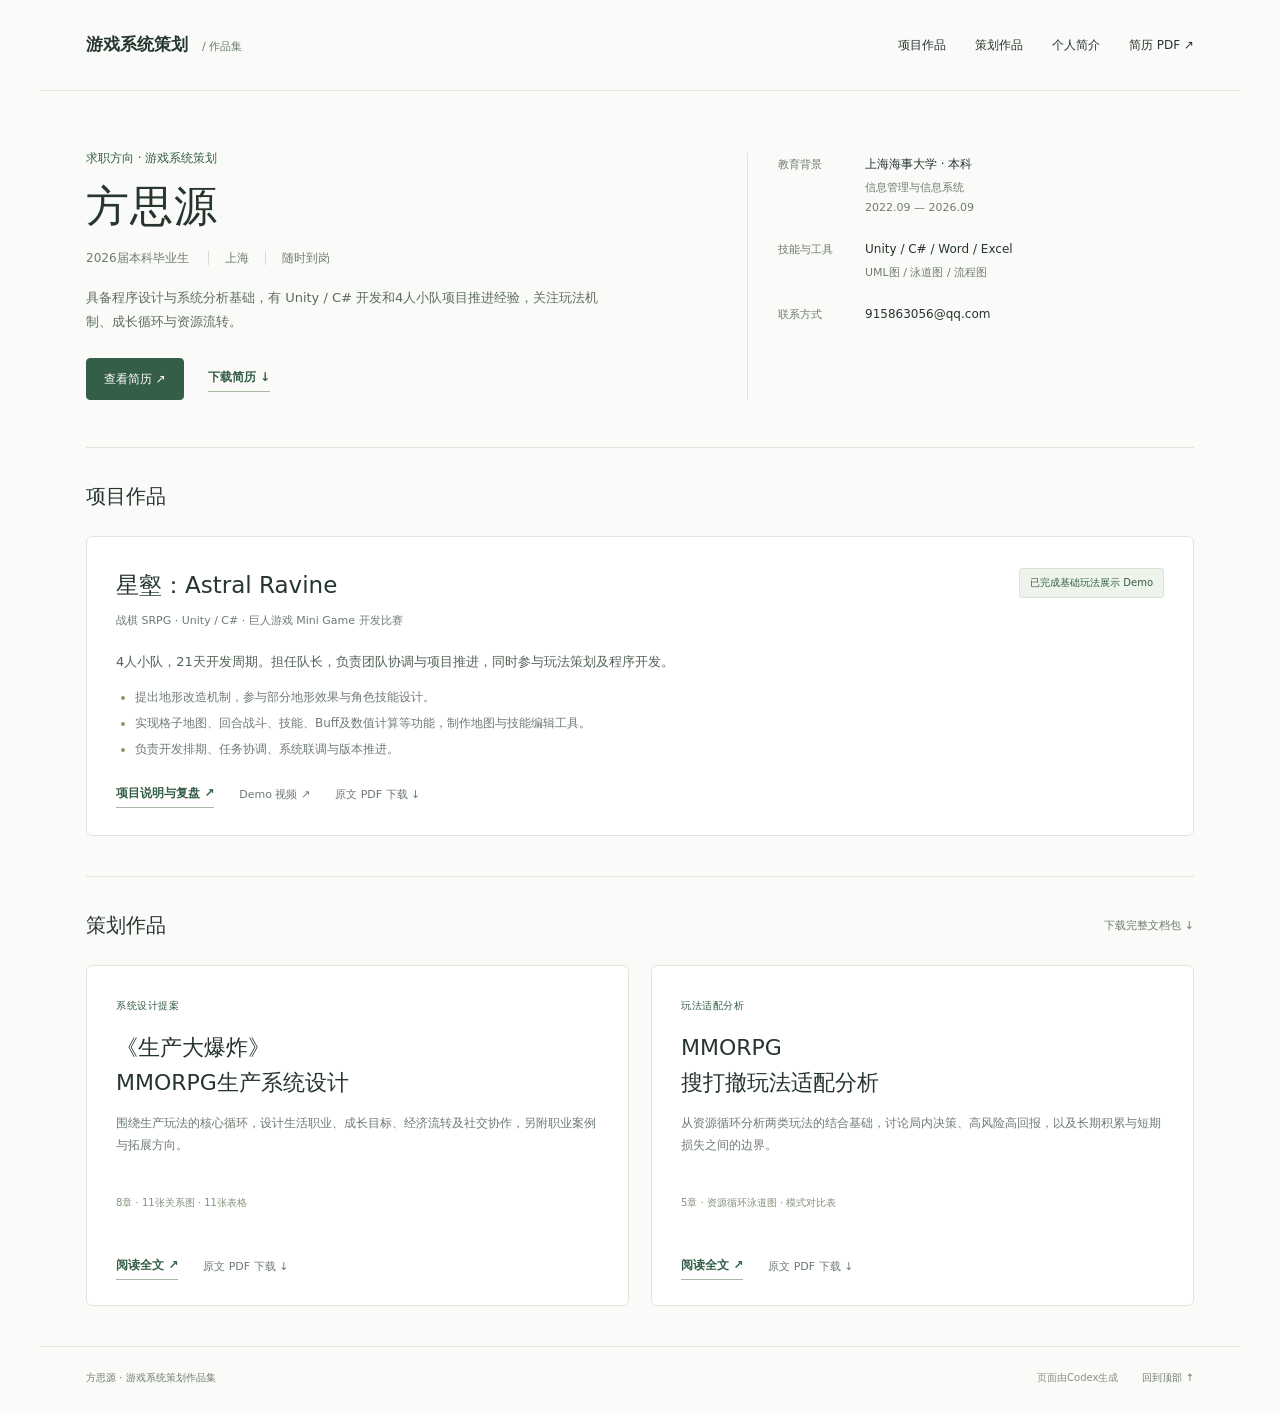
<file: index.html>
<!doctype html><html lang="zh-CN"><head>
<meta charset="utf-8"><meta name="viewport" content="width=device-width,initial-scale=1"><title>方思源·游戏系统策划作品集</title>
<meta name="description" content="方思源的简历、星壑战棋项目与MMORPG系统策划作品。">
<link rel="icon" href="assets/favicon.svg" type="image/svg+xml"><link rel="stylesheet" href="assets/site.css"><script src="assets/site.js" defer></script>
</head><body><a class="skip-link" href="#main">跳至正文</a>
<header class="site-header wrap"><a class="brand" href="index.html"><span>游戏系统策划 <small>/ 作品集</small></span></a><button class="menu-toggle" aria-controls="navigation" aria-expanded="false">菜单 ＋</button><nav id="navigation" aria-label="主导航"><a href="#project">项目作品</a><a href="#design">策划作品</a><a href="#about">个人简介</a><a href="documents/resume.pdf" target="_blank" rel="noopener">简历 PDF ↗</a></nav></header>
<main id="main" class="home-main wrap">
<section class="profile" id="about" aria-labelledby="profile-title"><div><p class="profile-role">求职方向 · 游戏系统策划</p><h1 id="profile-title">方思源</h1><p class="profile-meta">2026届本科毕业生 <span>上海</span><span>随时到岗</span></p><p class="profile-description">具备程序设计与系统分析基础，有 Unity / C# 开发和4人小队项目推进经验，关注玩法机制、成长循环与资源流转。</p><div class="profile-actions"><a class="button primary" href="documents/resume.pdf" target="_blank" rel="noopener">查看简历 ↗</a><a class="text-link" href="documents/resume.pdf" download="方思源_游戏系统策划简历.pdf">下载简历 ↓</a></div></div><dl class="profile-details"><div><dt>教育背景</dt><dd>上海海事大学 · 本科<small>信息管理与信息系统<br>2022.09 — 2026.09</small></dd></div><div><dt>技能与工具</dt><dd>Unity / C# / Word / Excel<small>UML图 / 泳道图 / 流程图</small></dd></div><div><dt>联系方式</dt><dd><a href="mailto:915863056@qq.com">915863056@qq.com</a></dd></div></dl></section>

<section class="home-section" id="project" aria-labelledby="project-title"><div class="section-heading"><h2 id="project-title">项目作品</h2></div><article class="project-entry"><div class="entry-top"><div><h3>星壑：Astral Ravine</h3><p class="entry-meta">战棋 SRPG · Unity / C# · 巨人游戏 Mini Game 开发比赛</p></div><span class="status-badge">已完成基础玩法展示 Demo</span></div><p class="entry-description">4人小队，21天开发周期。担任队长，负责团队协调与项目推进，同时参与玩法策划及程序开发。</p><ul class="contribution-list"><li>提出地形改造机制，参与部分地形效果与角色技能设计。</li><li>实现格子地图、回合战斗、技能、Buff及数值计算等功能，制作地图与技能编辑工具。</li><li>负责开发排期、任务协调、系统联调与版本推进。</li></ul><div class="entry-links"><a class="text-link" href="astral-ravine.html">项目说明与复盘 ↗</a><a href="https://www.bilibili.com/video/BV1pkFezQE17/" target="_blank" rel="noopener">Demo 视频 ↗</a><a href="documents/astral-ravine.pdf" download="星壑_地形机制设计说明与项目复盘.pdf">原文 PDF 下载 ↓</a></div></article></section>

<section class="home-section" id="design" aria-labelledby="design-title"><div class="section-heading"><h2 id="design-title">策划作品</h2><a class="quiet-link" href="documents/mmo-design-sources.zip" download>下载完整文档包 ↓</a></div><div class="work-grid"><article class="work-entry"><span class="work-type">系统设计提案</span><h3>《生产大爆炸》<br>MMORPG生产系统设计</h3><p>围绕生产玩法的核心循环，设计生活职业、成长目标、经济流转及社交协作，另附职业案例与拓展方向。</p><div class="work-meta">8章 · 11张关系图 · 11张表格</div><div class="entry-links"><a class="text-link" href="production-system.html">阅读全文 ↗</a><a href="documents/production-system.pdf" download="MMORPG生产系统策划案.pdf">原文 PDF 下载 ↓</a></div></article><article class="work-entry"><span class="work-type">玩法适配分析</span><h3>MMORPG<br>搜打撤玩法适配分析</h3><p>从资源循环分析两类玩法的结合基础，讨论局内决策、高风险高回报，以及长期积累与短期损失之间的边界。</p><div class="work-meta">5章 · 资源循环泳道图 · 模式对比表</div><div class="entry-links"><a class="text-link" href="extraction-analysis.html">阅读全文 ↗</a><a href="documents/extraction-analysis.pdf" download="搜打撤能否适配MMO.pdf">原文 PDF 下载 ↓</a></div></article></div></section>
</main><footer class="site-footer wrap"><span>方思源 · 游戏系统策划作品集</span><span class="site-credit">页面由Codex生成</span><a href="#main">回到顶部 ↑</a></footer></body></html>
</file>
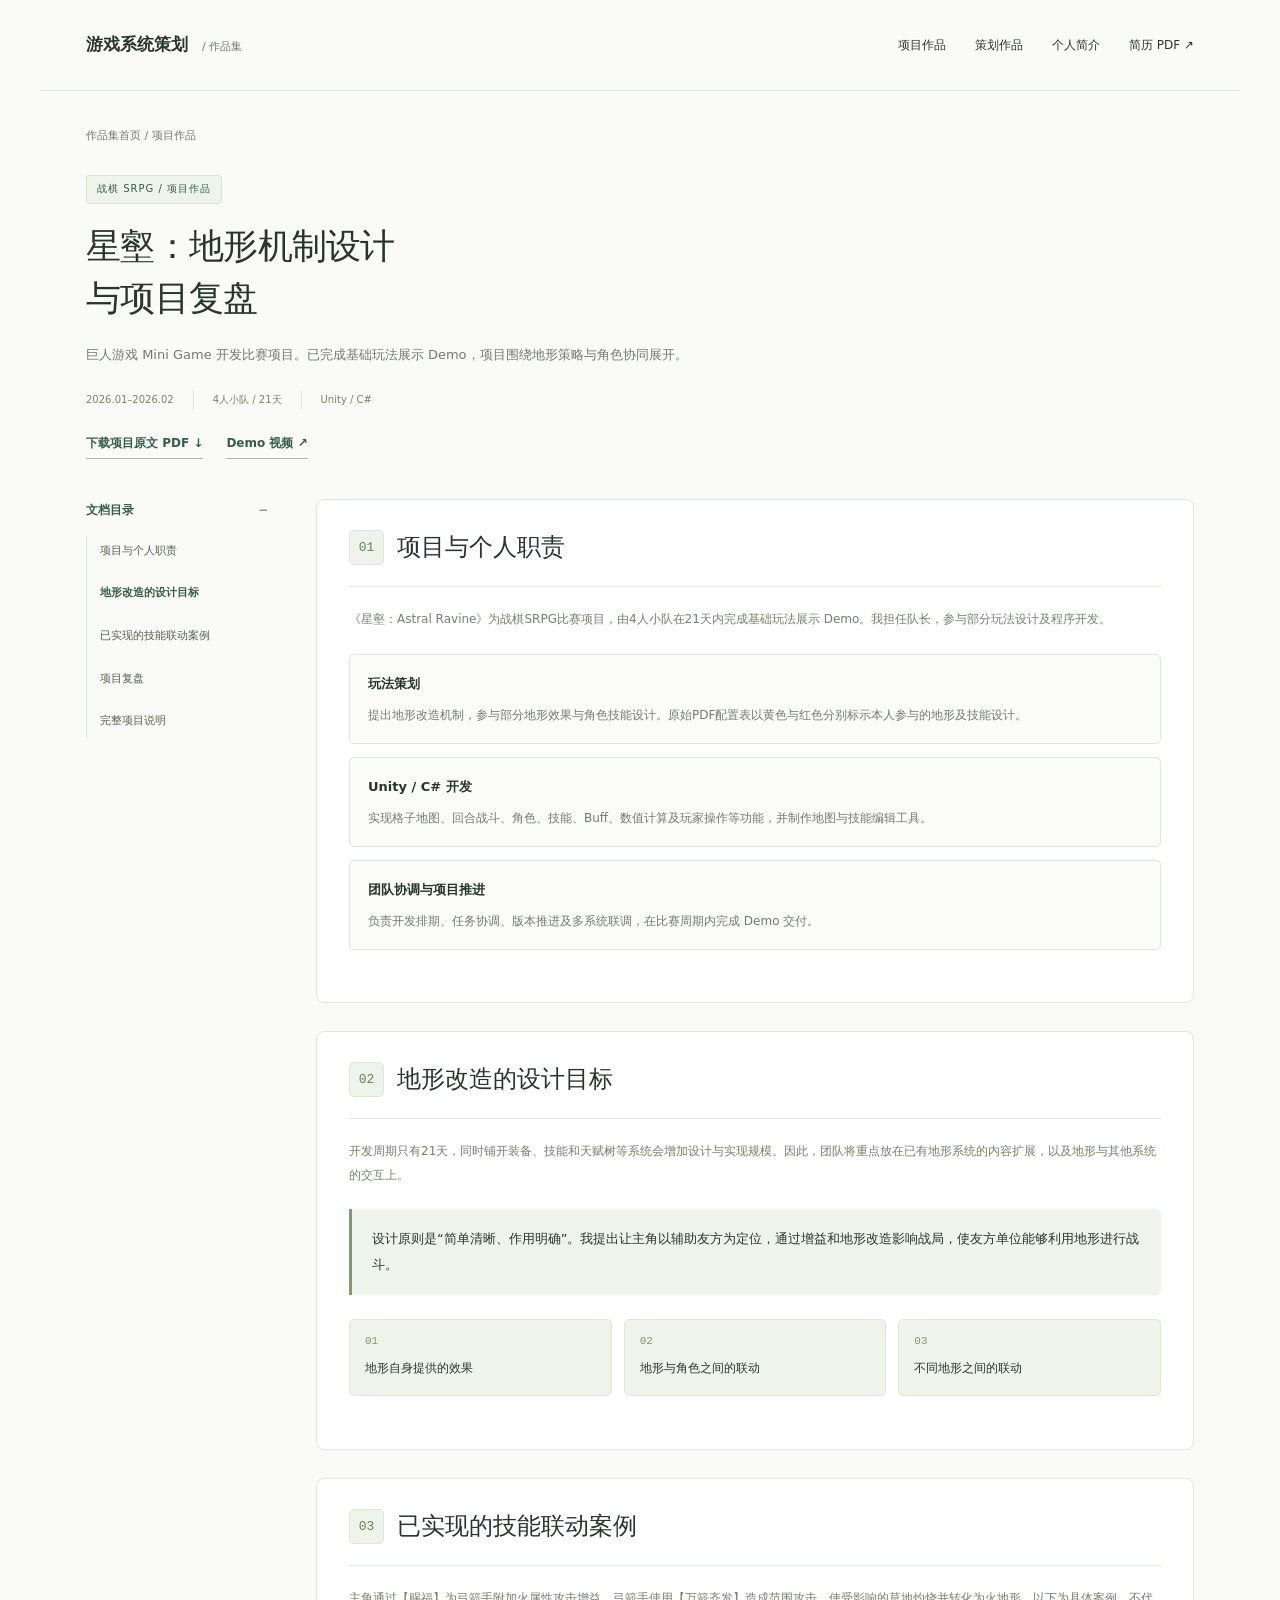
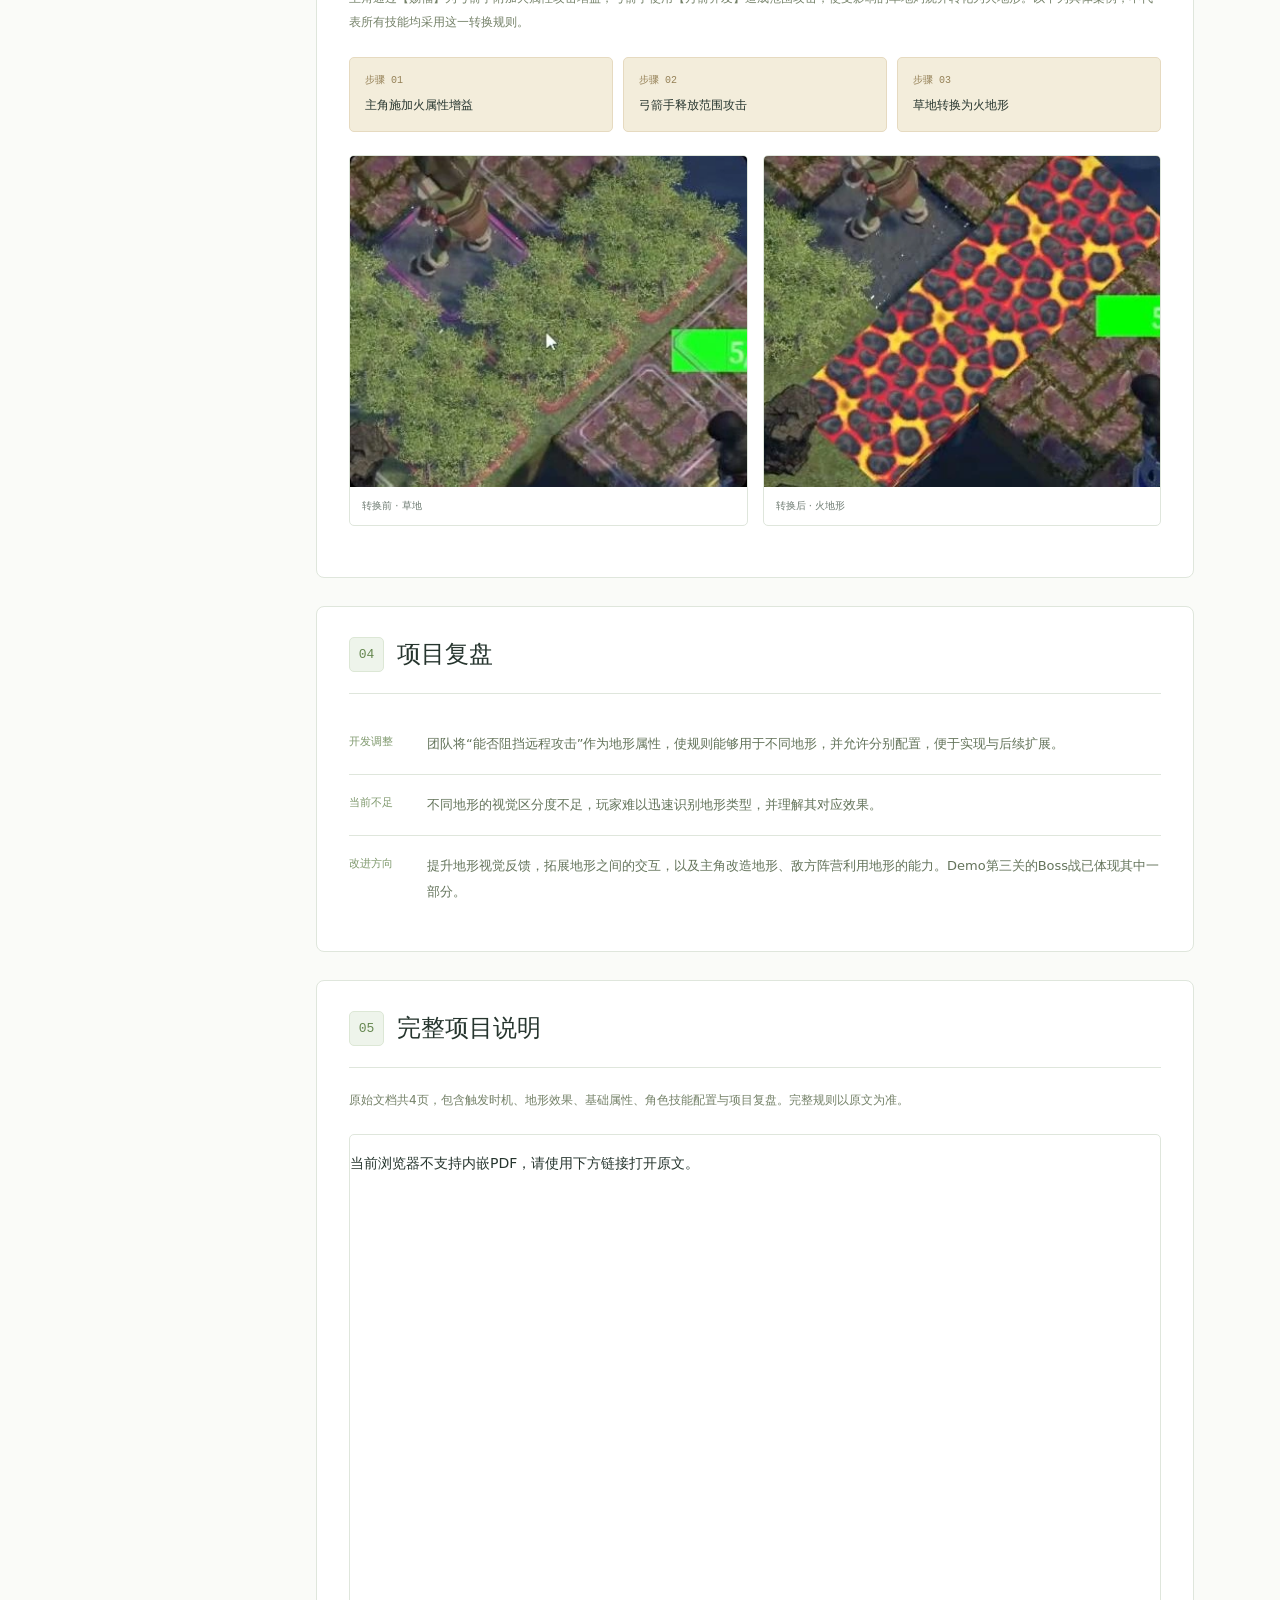
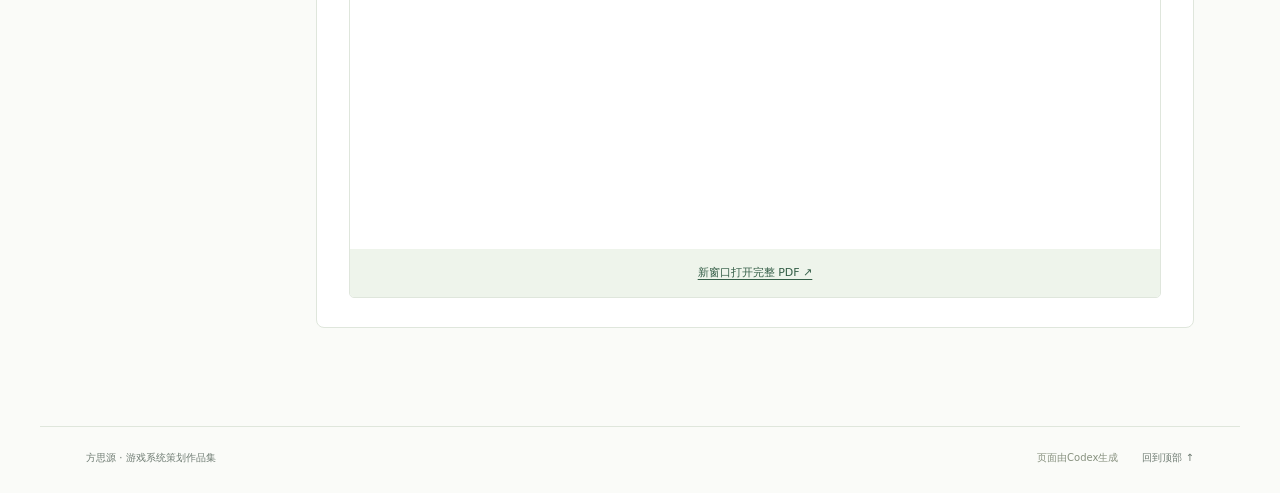
<file: astral-ravine.html>
<!doctype html><html lang="zh-CN"><head><meta charset="utf-8"><meta name="viewport" content="width=device-width,initial-scale=1"><title>方思源·游戏系统策划作品集</title><meta name="description" content="已完成基础玩法展示Demo的战棋SRPG比赛项目，个人职责、地形联动案例与项目复盘。"><link rel="icon" href="assets/favicon.svg" type="image/svg+xml"><link rel="stylesheet" href="assets/site.css"><script src="assets/site.js" defer></script></head><body><a class="skip-link" href="#main">跳至正文</a><progress class="reading-progress" max="100" value="0" aria-label="阅读进度"></progress><header class="site-header wrap"><a class="brand" href="index.html"><span>游戏系统策划 <small>/ 作品集</small></span></a><button class="menu-toggle" aria-controls="navigation" aria-expanded="false">菜单 ＋</button><nav id="navigation" aria-label="主导航"><a href="index.html#project">项目作品</a><a href="index.html#design">策划作品</a><a href="index.html#about">个人简介</a><a href="documents/resume.pdf" target="_blank" rel="noopener">简历 PDF ↗</a></nav></header><main id="main"><div class="wrap"><section class="doc-cover"><p class="breadcrumb"><a href="index.html">作品集首页</a> / <a href="index.html#project">项目作品</a></p><p class="document-type">战棋 SRPG / 项目作品</p><h1>星壑：地形机制设计<br>与项目复盘</h1><p class="doc-abstract">巨人游戏 Mini Game 开发比赛项目。已完成基础玩法展示 Demo，项目围绕地形策略与角色协同展开。</p><div class="doc-meta"><span>2026.01–2026.02</span><span>4人小队 / 21天</span><span>Unity / C#</span></div><div class="page-actions"><a class="text-link" href="documents/astral-ravine.pdf" download="星壑_地形机制设计说明与项目复盘.pdf">下载项目原文 PDF ↓</a><a class="text-link" href="https://www.bilibili.com/video/BV1pkFezQE17/" target="_blank" rel="noopener">Demo 视频 ↗</a></div></section><div class="document-layout"><aside class="document-sidebar"><details open><summary>文档目录</summary><nav class="document-toc" aria-label="文档目录"><a class="toc-main" href="#project-role">项目与个人职责</a><a class="toc-main" href="#project-goal">地形改造的设计目标</a><a class="toc-main" href="#project-case">已实现的技能联动案例</a><a class="toc-main" href="#project-review">项目复盘</a><a class="toc-main" href="#project-pdf">完整项目说明</a></nav></details></aside><article class="document-body">
<section class="doc-chapter"><h2 class="chapter-title" id="project-role"><span class="chapter-number">01</span><span>项目与个人职责</span></h2><p>《星壑：Astral Ravine》为战棋SRPG比赛项目，由4人小队在21天内完成基础玩法展示 Demo。我担任队长，参与部分玩法设计及程序开发。</p><div class="responsibility-list"><div class="responsibility-item"><h4>玩法策划</h4><p>提出地形改造机制，参与部分地形效果与角色技能设计。原始PDF配置表以黄色与红色分别标示本人参与的地形及技能设计。</p></div><div class="responsibility-item"><h4>Unity / C# 开发</h4><p>实现格子地图、回合战斗、角色、技能、Buff、数值计算及玩家操作等功能，并制作地图与技能编辑工具。</p></div><div class="responsibility-item"><h4>团队协调与项目推进</h4><p>负责开发排期、任务协调、版本推进及多系统联调，在比赛周期内完成 Demo 交付。</p></div></div></section>
<section class="doc-chapter"><h2 class="chapter-title" id="project-goal"><span class="chapter-number">02</span><span>地形改造的设计目标</span></h2><p>开发周期只有21天，同时铺开装备、技能和天赋树等系统会增加设计与实现规模。因此，团队将重点放在已有地形系统的内容扩展，以及地形与其他系统的交互上。</p><p class="key-callout">设计原则是“简单清晰、作用明确”。我提出让主角以辅助友方为定位，通过增益和地形改造影响战局，使友方单位能够利用地形进行战斗。</p><ol class="principles"><li><span>01</span>地形自身提供的效果</li><li><span>02</span>地形与角色之间的联动</li><li><span>03</span>不同地形之间的联动</li></ol></section>
<section class="doc-chapter"><h2 class="chapter-title" id="project-case"><span class="chapter-number">03</span><span>已实现的技能联动案例</span></h2><p>主角通过【赐福】为弓箭手附加火属性攻击增益，弓箭手使用【万箭齐发】造成范围攻击，使受影响的草地灼烧并转化为火地形。以下为具体案例，不代表所有技能均采用这一转换规则。</p><ol class="mechanism"><li><span>步骤 01</span>主角施加火属性增益</li><li><span>步骤 02</span>弓箭手释放范围攻击</li><li><span>步骤 03</span>草地转换为火地形</li></ol><div class="case-images"><figure><img src="assets/terrain-before.webp" alt="转换前的草地实机画面" loading="lazy"><figcaption>转换前 · 草地</figcaption></figure><figure><img src="assets/terrain-after.webp" alt="技能联动后的火地形实机画面" loading="lazy"><figcaption>转换后 · 火地形</figcaption></figure></div></section>
<section class="doc-chapter"><h2 class="chapter-title" id="project-review"><span class="chapter-number">04</span><span>项目复盘</span></h2><div class="review-item"><span>开发调整</span><p>团队将“能否阻挡远程攻击”作为地形属性，使规则能够用于不同地形，并允许分别配置，便于实现与后续扩展。</p></div><div class="review-item"><span>当前不足</span><p>不同地形的视觉区分度不足，玩家难以迅速识别地形类型，并理解其对应效果。</p></div><div class="review-item"><span>改进方向</span><p>提升地形视觉反馈，拓展地形之间的交互，以及主角改造地形、敌方阵营利用地形的能力。Demo第三关的Boss战已体现其中一部分。</p></div></section>
<section class="doc-chapter"><h2 class="chapter-title" id="project-pdf"><span class="chapter-number">05</span><span>完整项目说明</span></h2><p>原始文档共4页，包含触发时机、地形效果、基础属性、角色技能配置与项目复盘。完整规则以原文为准。</p><div class="pdf-box"><object data="documents/astral-ravine.pdf" type="application/pdf" aria-label="星壑地形机制设计说明与项目复盘PDF"><p>当前浏览器不支持内嵌PDF，请使用下方链接打开原文。</p></object><a class="pdf-fallback" href="documents/astral-ravine.pdf" target="_blank" rel="noopener">新窗口打开完整 PDF ↗</a></div></section></article></div></div></main><dialog class="figure-dialog" aria-labelledby="figure-title"><header><p id="figure-title">图示</p><button type="button" data-figure-close>关闭 ×</button></header><div class="figure-toolbar"><button type="button" data-zoom="out" aria-label="缩小图片">−</button><output id="figure-scale">100%</output><button type="button" data-zoom="in" aria-label="放大图片">＋</button><button type="button" data-zoom="fit">适应窗口</button><button type="button" data-zoom="actual">原尺寸</button></div><div class="figure-scroll" tabindex="0" role="region" aria-label="图示放大查看区域"><img id="figure-image" alt=""></div></dialog><footer class="site-footer wrap"><span>方思源 · 游戏系统策划作品集</span><span class="site-credit">页面由Codex生成</span><a href="#main">回到顶部 ↑</a></footer></body></html>
</file>
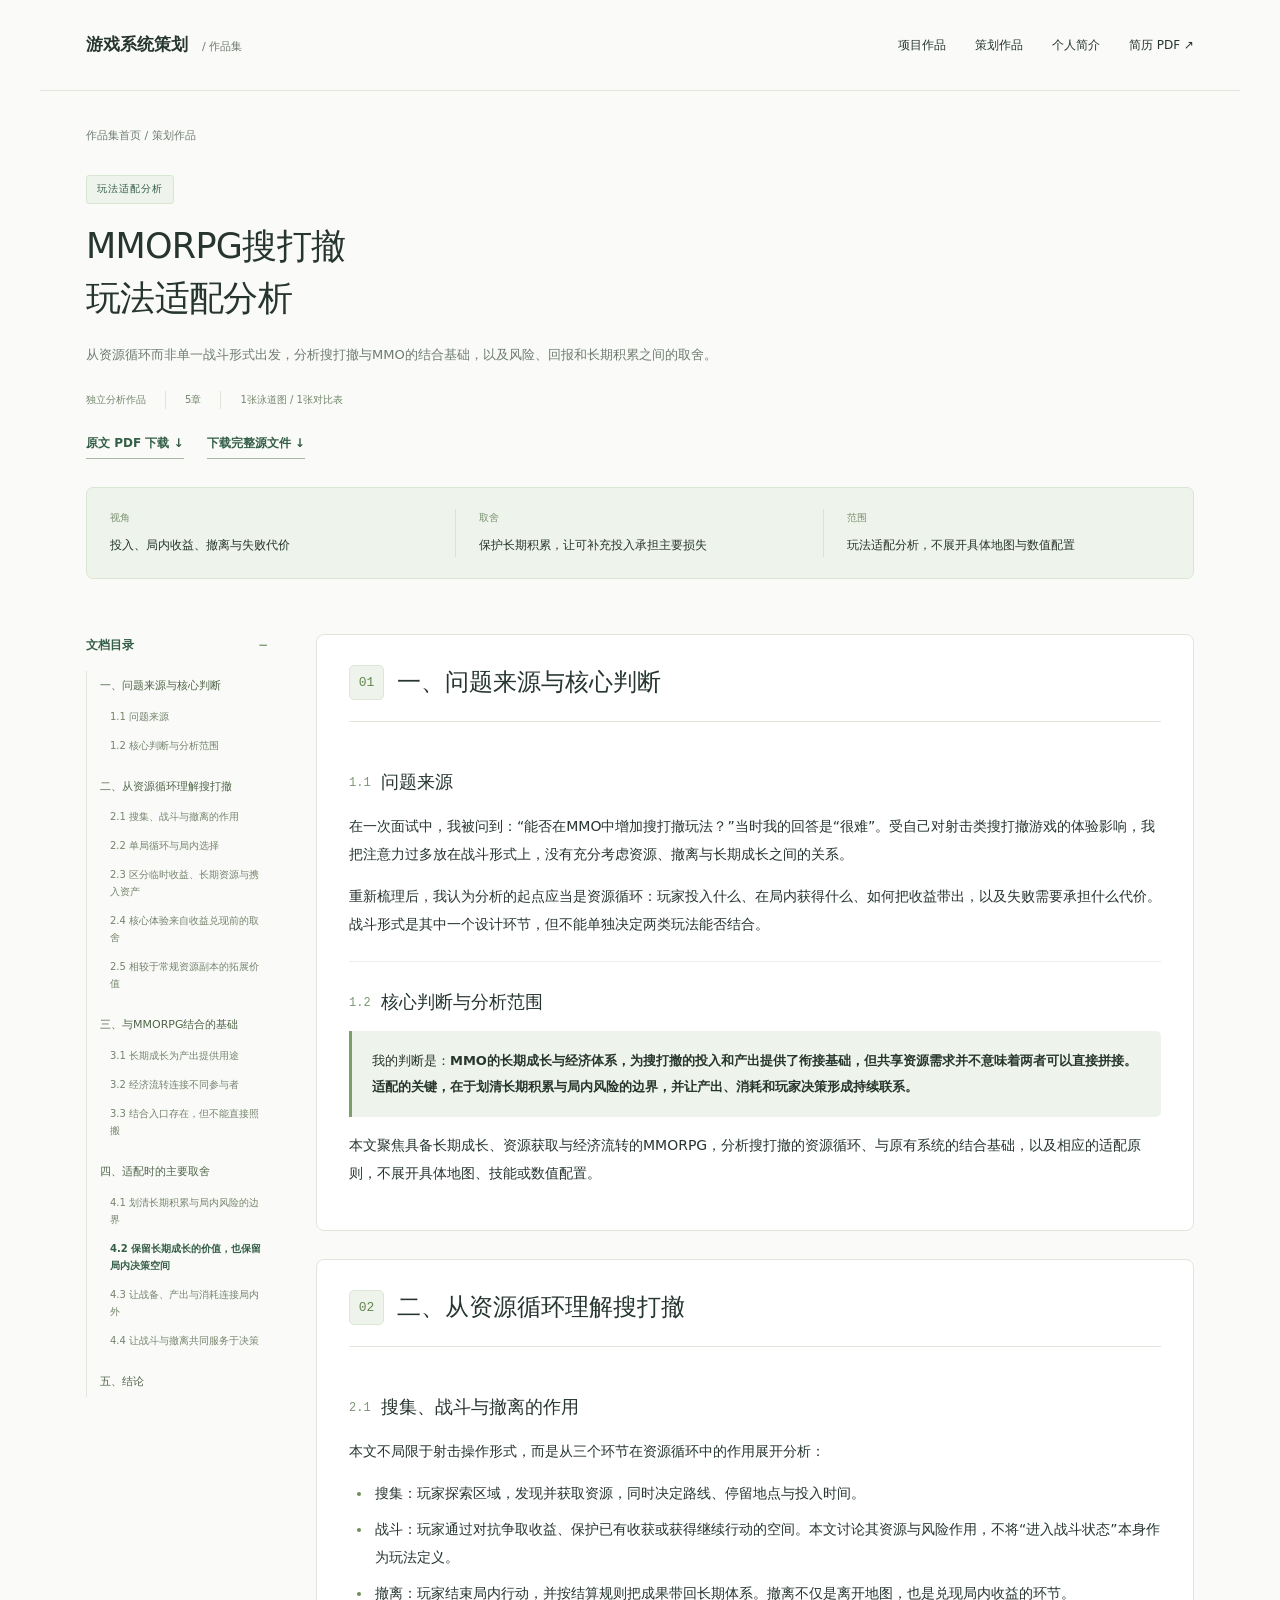
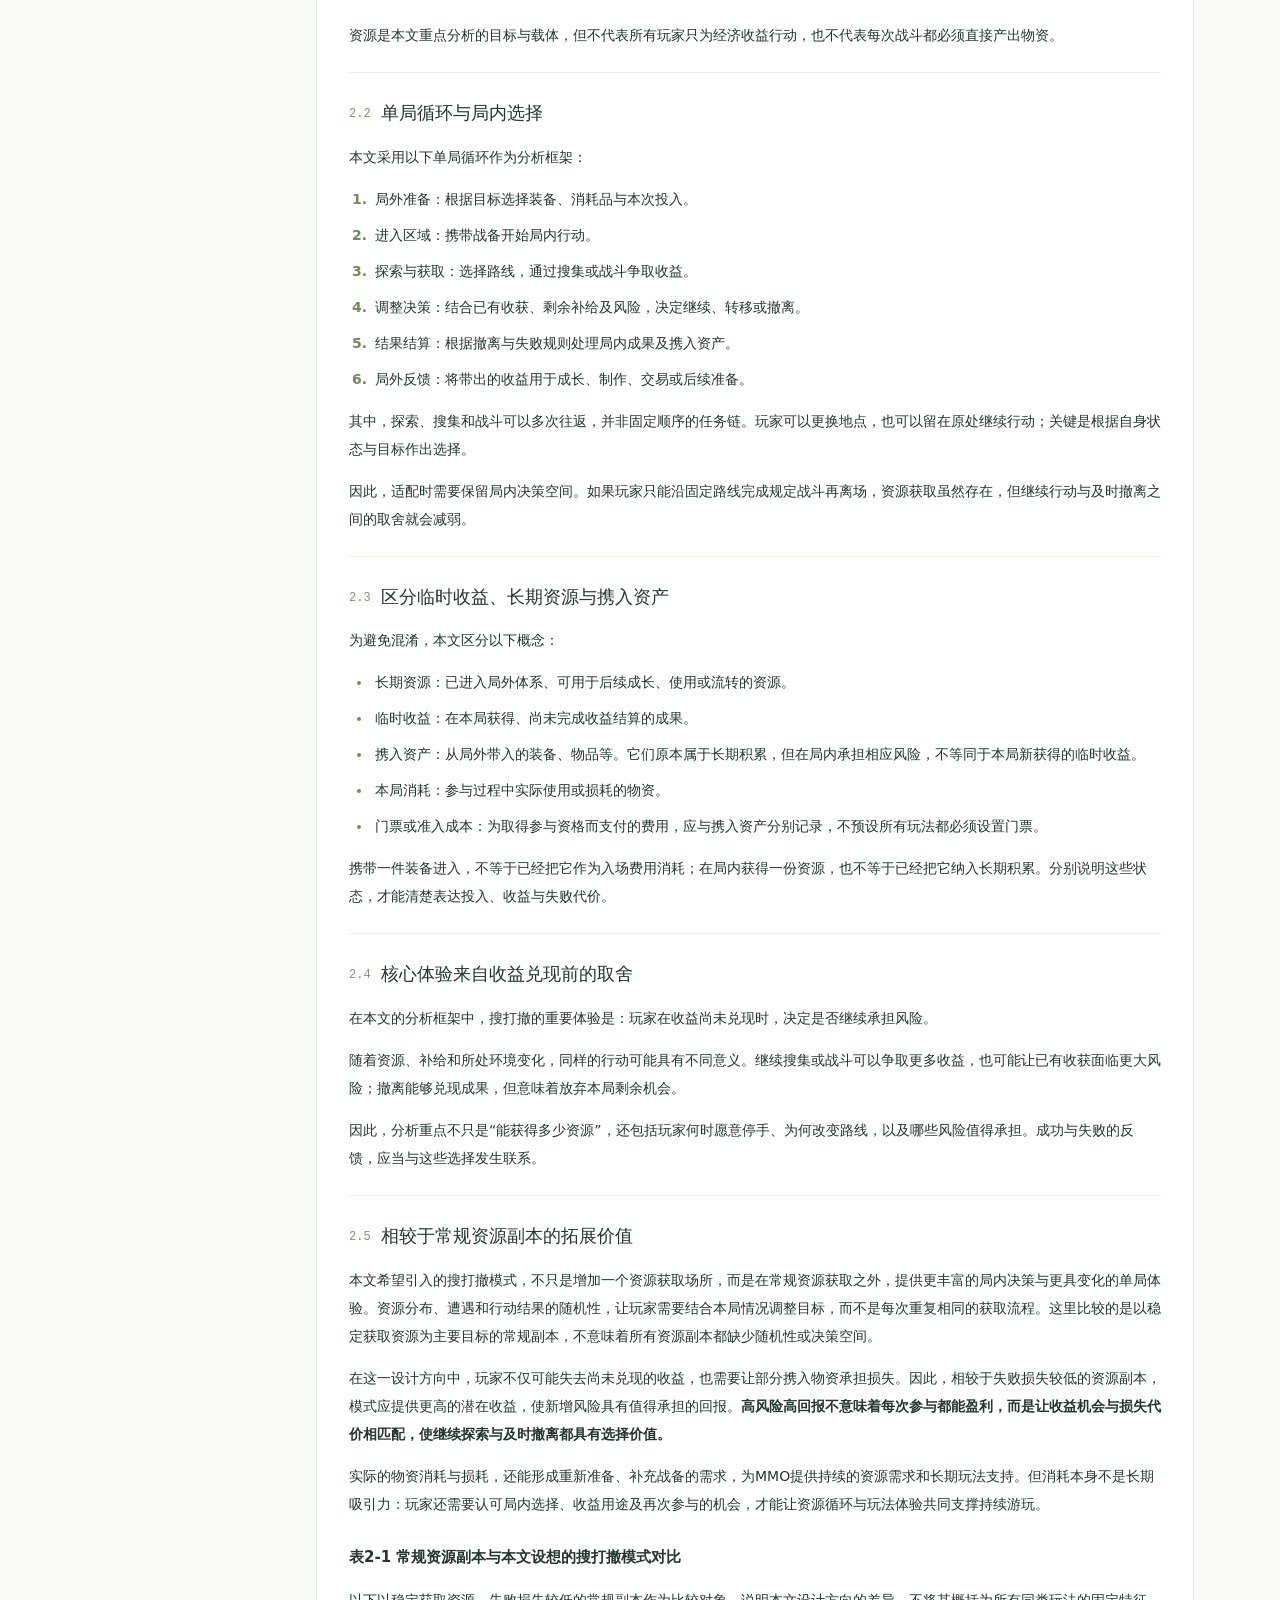
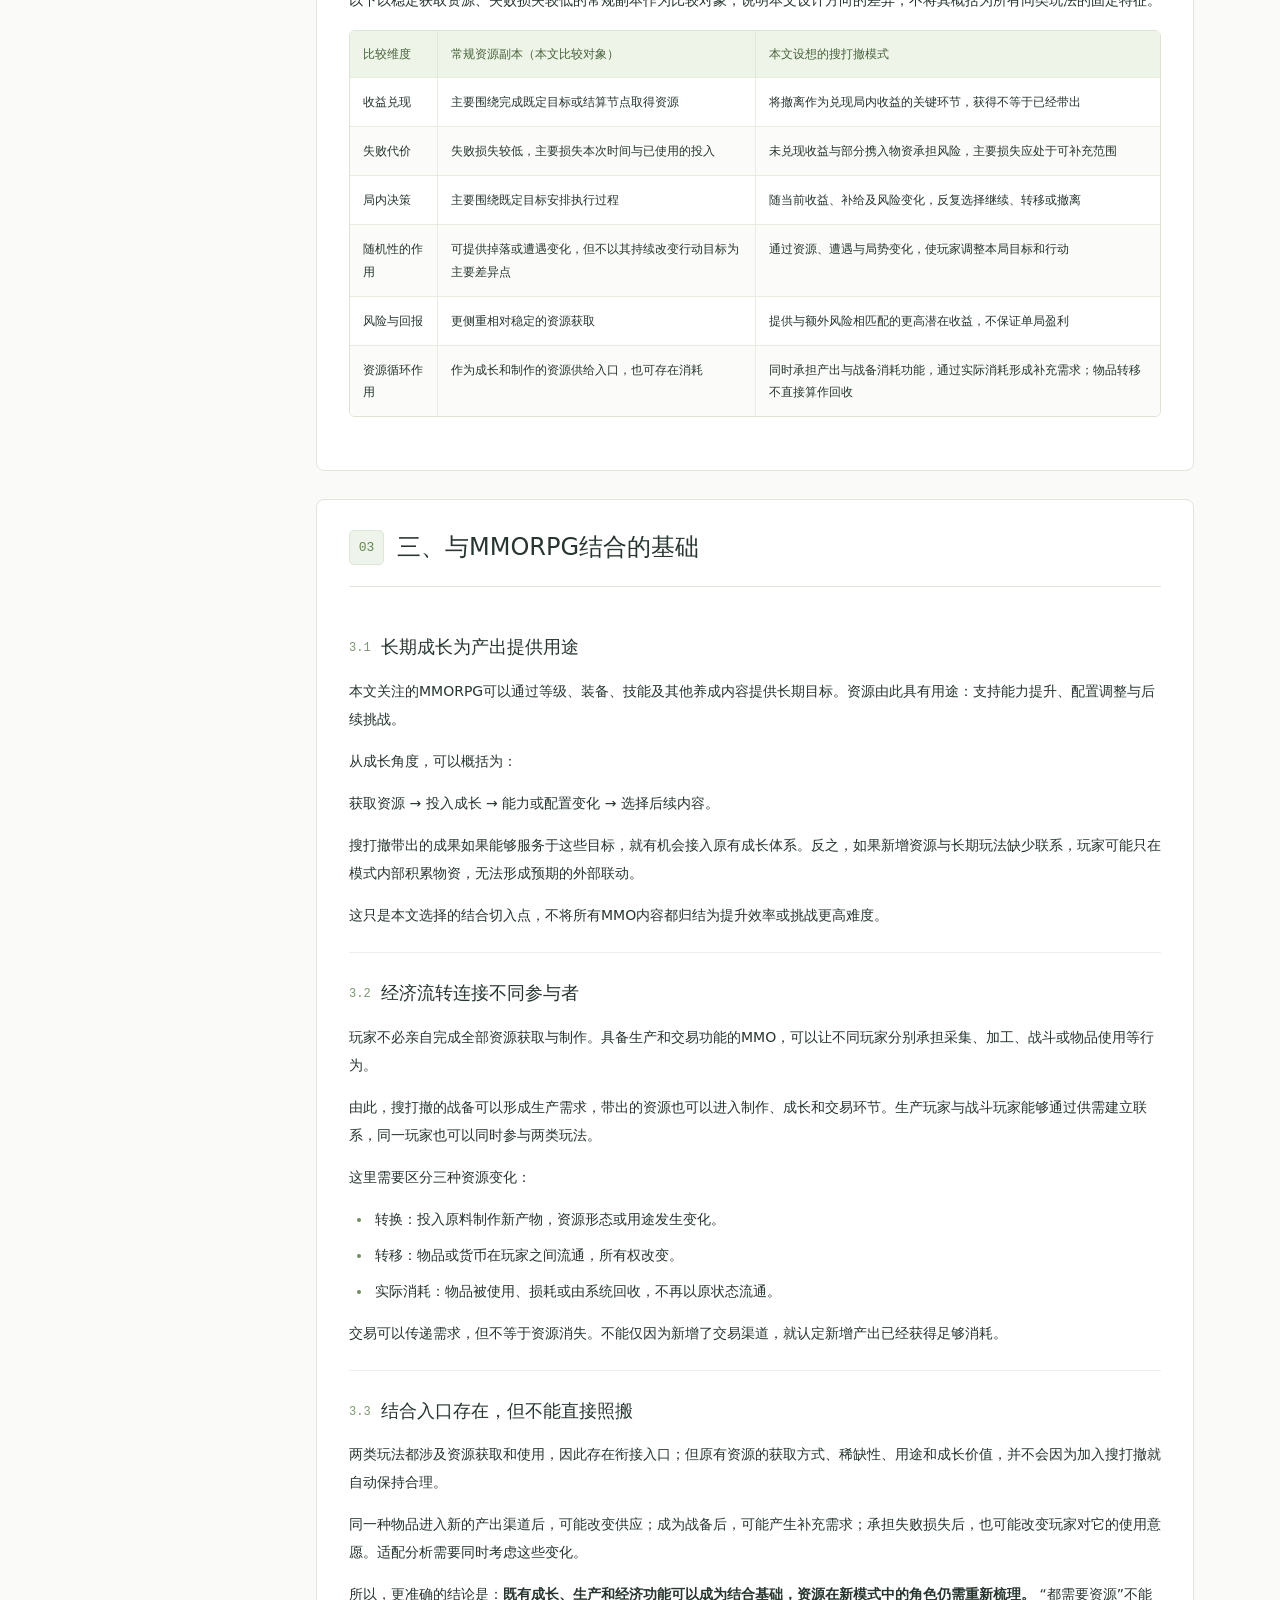
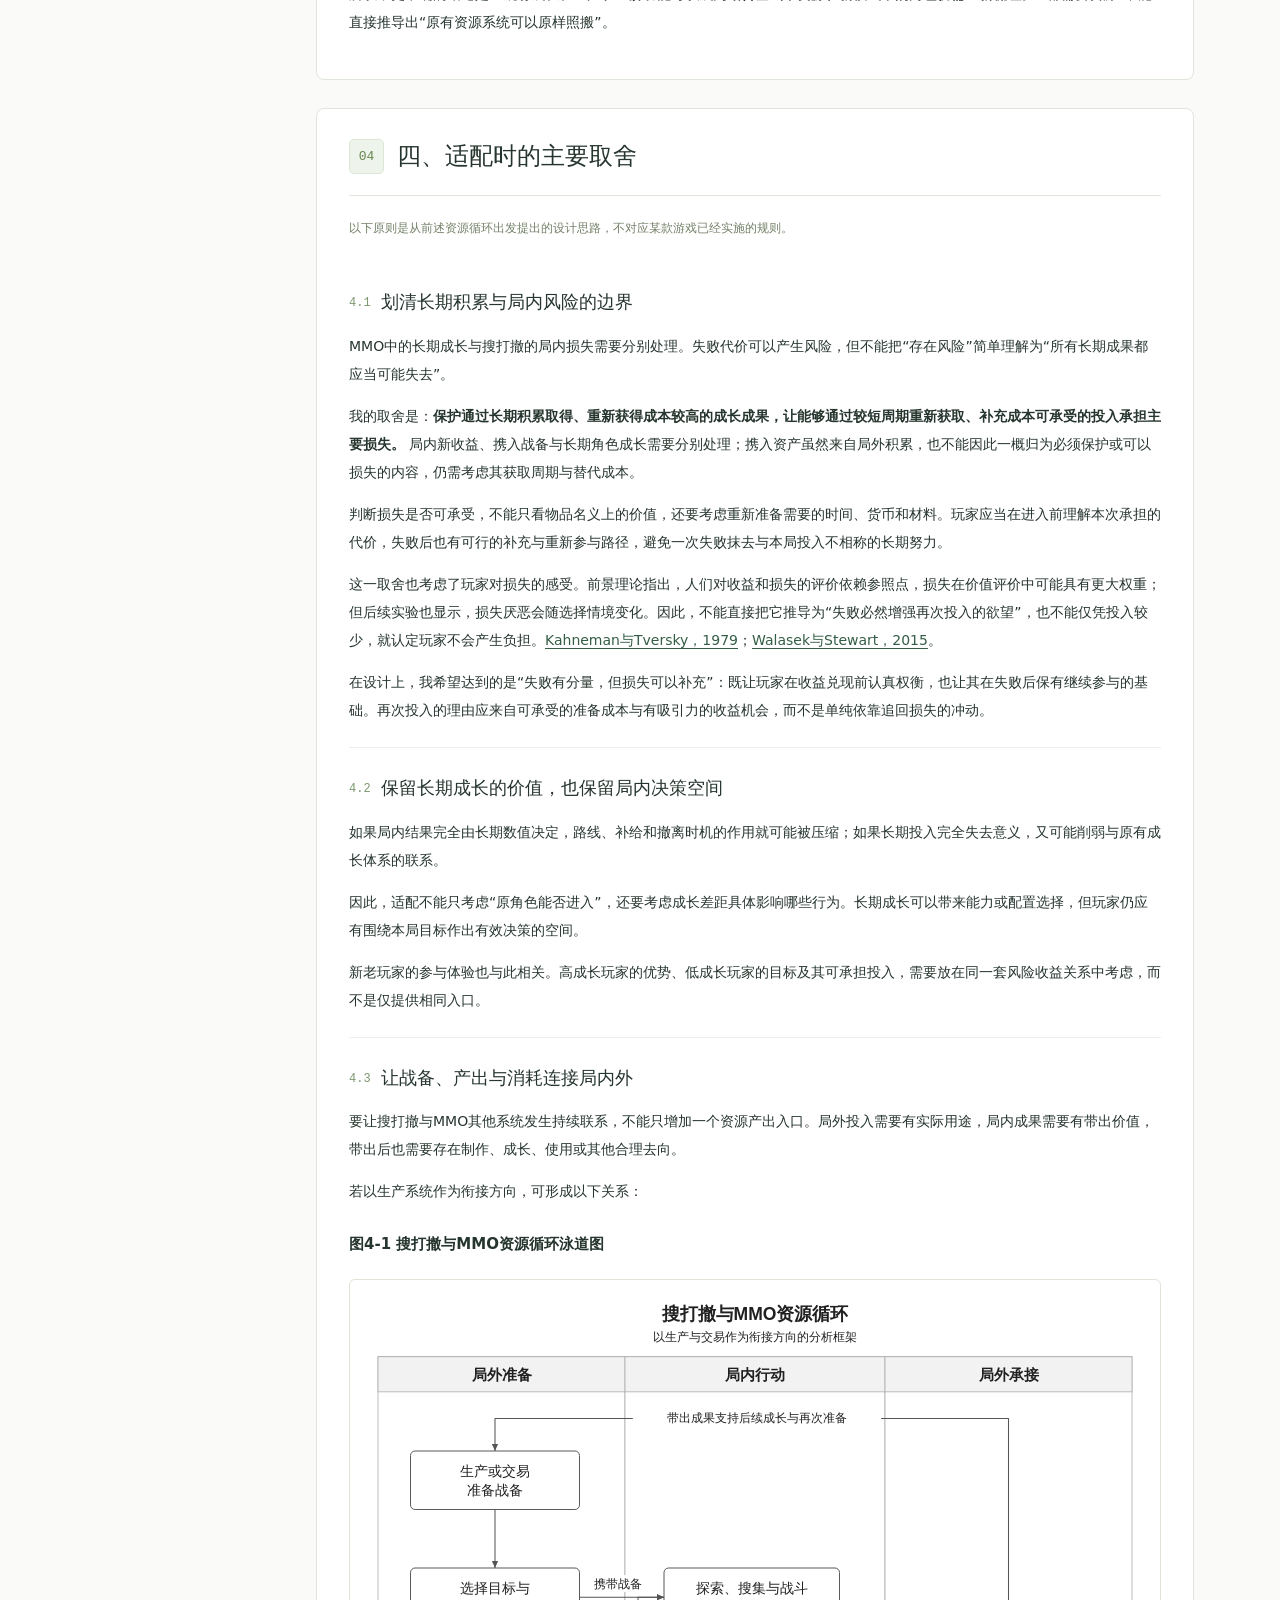
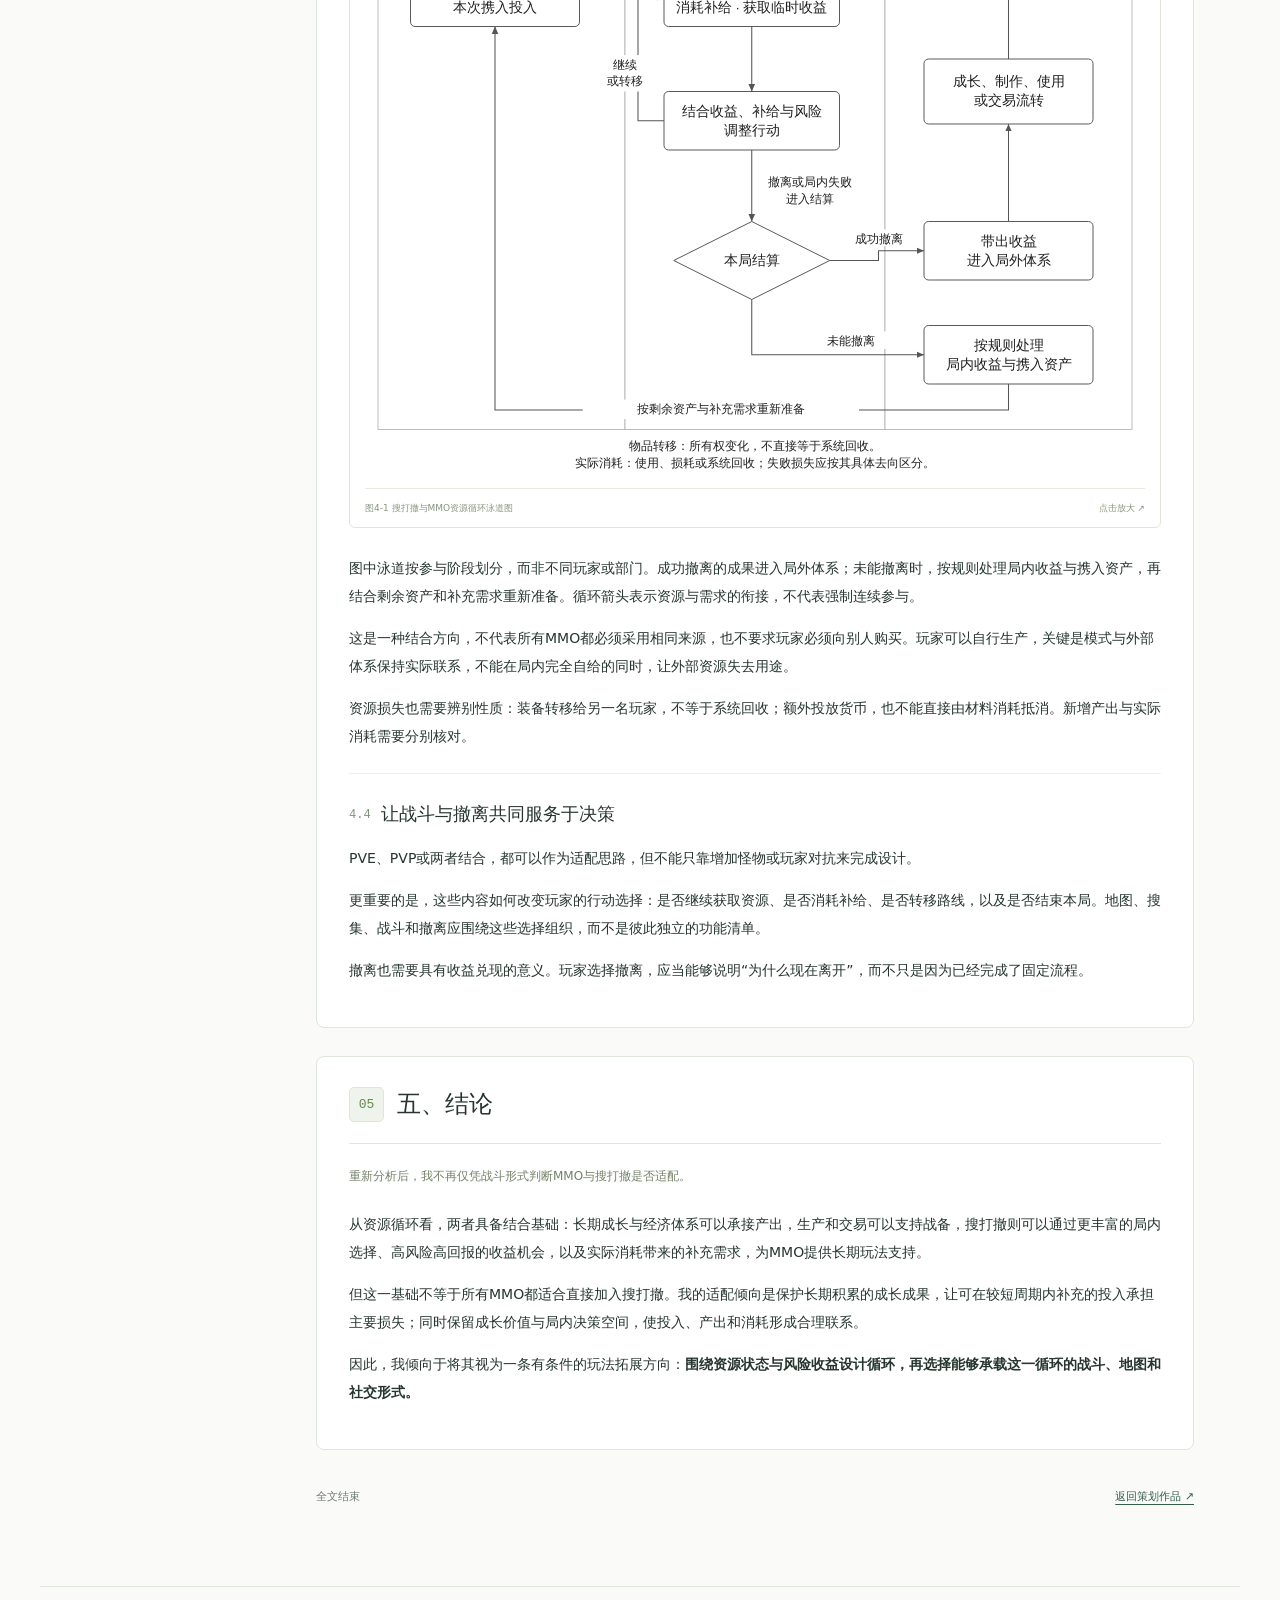
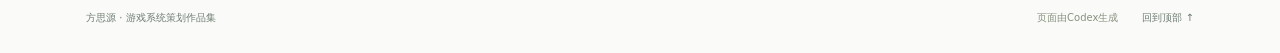
<file: extraction-analysis.html>
<!doctype html><html lang="zh-CN"><head><meta charset="utf-8"><meta name="viewport" content="width=device-width,initial-scale=1"><title>方思源·游戏系统策划作品集</title><meta name="description" content="从资源循环而非单一战斗形式出发，分析搜打撤与MMO的结合基础，以及风险、回报和长期积累之间的取舍。"><link rel="icon" href="assets/favicon.svg" type="image/svg+xml"><link rel="stylesheet" href="assets/site.css"><script src="assets/site.js" defer></script></head><body><a class="skip-link" href="#main">跳至正文</a><progress class="reading-progress" max="100" value="0" aria-label="阅读进度"></progress><header class="site-header wrap"><a class="brand" href="index.html"><span>游戏系统策划 <small>/ 作品集</small></span></a><button class="menu-toggle" aria-controls="navigation" aria-expanded="false">菜单 ＋</button><nav id="navigation" aria-label="主导航"><a href="index.html#project">项目作品</a><a href="index.html#design">策划作品</a><a href="index.html#about">个人简介</a><a href="documents/resume.pdf" target="_blank" rel="noopener">简历 PDF ↗</a></nav></header><main id="main"><div class="wrap"><section class="doc-cover"><p class="breadcrumb"><a href="index.html">作品集首页</a> / <a href="index.html#design">策划作品</a></p><p class="document-type">玩法适配分析</p><h1>MMORPG搜打撤<br>玩法适配分析</h1><p class="doc-abstract">从资源循环而非单一战斗形式出发，分析搜打撤与MMO的结合基础，以及风险、回报和长期积累之间的取舍。</p><div class="doc-meta"><span>独立分析作品</span><span>5章</span><span>1张泳道图 / 1张对比表</span></div><div class="page-actions"><a class="text-link" href="documents/extraction-analysis.pdf" download="搜打撤能否适配MMO.pdf">原文 PDF 下载 ↓</a><a class="text-link" href="documents/mmo-design-sources.zip" download>下载完整源文件 ↓</a></div><dl class="document-overview"><div><dt>视角</dt><dd>投入、局内收益、撤离与失败代价</dd></div><div><dt>取舍</dt><dd>保护长期积累，让可补充投入承担主要损失</dd></div><div><dt>范围</dt><dd>玩法适配分析，不展开具体地图与数值配置</dd></div></dl></section><div class="document-layout"><aside class="document-sidebar"><details open><summary>文档目录</summary><nav class="document-toc" aria-label="文档目录"><a class="toc-main" href="#section-1">一、问题来源与核心判断</a><a class="toc-sub" href="#section-2">1.1 问题来源</a><a class="toc-sub" href="#section-3">1.2 核心判断与分析范围</a><a class="toc-main" href="#section-4">二、从资源循环理解搜打撤</a><a class="toc-sub" href="#section-5">2.1 搜集、战斗与撤离的作用</a><a class="toc-sub" href="#section-6">2.2 单局循环与局内选择</a><a class="toc-sub" href="#section-7">2.3 区分临时收益、长期资源与携入资产</a><a class="toc-sub" href="#section-8">2.4 核心体验来自收益兑现前的取舍</a><a class="toc-sub" href="#section-9">2.5 相较于常规资源副本的拓展价值</a><a class="toc-main" href="#section-11">三、与MMORPG结合的基础</a><a class="toc-sub" href="#section-12">3.1 长期成长为产出提供用途</a><a class="toc-sub" href="#section-13">3.2 经济流转连接不同参与者</a><a class="toc-sub" href="#section-14">3.3 结合入口存在，但不能直接照搬</a><a class="toc-main" href="#section-15">四、适配时的主要取舍</a><a class="toc-sub" href="#section-16">4.1 划清长期积累与局内风险的边界</a><a class="toc-sub" href="#section-17">4.2 保留长期成长的价值，也保留局内决策空间</a><a class="toc-sub" href="#section-18">4.3 让战备、产出与消耗连接局内外</a><a class="toc-sub" href="#section-20">4.4 让战斗与撤离共同服务于决策</a><a class="toc-main" href="#section-21">五、结论</a></nav></details></aside><article class="document-body"><section class="doc-chapter"><h2 class="chapter-title" id="section-1"><span class="chapter-number" aria-hidden="true">01</span><span>一、问题来源与核心判断</span></h2>
<section class="doc-subsection"><h3 class="subsection-title" id="section-2"><span class="sub-number">1.1</span>问题来源</h3>
<p>在一次面试中，我被问到：“能否在MMO中增加搜打撤玩法？”当时我的回答是“很难”。受自己对射击类搜打撤游戏的体验影响，我把注意力过多放在战斗形式上，没有充分考虑资源、撤离与长期成长之间的关系。</p>
<p>重新梳理后，我认为分析的起点应当是资源循环：玩家投入什么、在局内获得什么、如何把收益带出，以及失败需要承担什么代价。战斗形式是其中一个设计环节，但不能单独决定两类玩法能否结合。</p>
</section><section class="doc-subsection"><h3 class="subsection-title" id="section-3"><span class="sub-number">1.2</span>核心判断与分析范围</h3>
<p class="key-callout">我的判断是：<strong>MMO的长期成长与经济体系，为搜打撤的投入和产出提供了衔接基础，但共享资源需求并不意味着两者可以直接拼接。适配的关键，在于划清长期积累与局内风险的边界，并让产出、消耗和玩家决策形成持续联系。</strong></p>
<p>本文聚焦具备长期成长、资源获取与经济流转的MMORPG，分析搜打撤的资源循环、与原有系统的结合基础，以及相应的适配原则，不展开具体地图、技能或数值配置。</p>
</section></section><section class="doc-chapter"><h2 class="chapter-title" id="section-4"><span class="chapter-number" aria-hidden="true">02</span><span>二、从资源循环理解搜打撤</span></h2>
<section class="doc-subsection"><h3 class="subsection-title" id="section-5"><span class="sub-number">2.1</span>搜集、战斗与撤离的作用</h3>
<p>本文不局限于射击操作形式，而是从三个环节在资源循环中的作用展开分析：</p>
<ul>
<li>搜集：玩家探索区域，发现并获取资源，同时决定路线、停留地点与投入时间。</li>
<li>战斗：玩家通过对抗争取收益、保护已有收获或获得继续行动的空间。本文讨论其资源与风险作用，不将“进入战斗状态”本身作为玩法定义。</li>
<li>撤离：玩家结束局内行动，并按结算规则把成果带回长期体系。撤离不仅是离开地图，也是兑现局内收益的环节。</li>
</ul>
<p>资源是本文重点分析的目标与载体，但不代表所有玩家只为经济收益行动，也不代表每次战斗都必须直接产出物资。</p>
</section><section class="doc-subsection"><h3 class="subsection-title" id="section-6"><span class="sub-number">2.2</span>单局循环与局内选择</h3>
<p>本文采用以下单局循环作为分析框架：</p>
<ol>
<li>局外准备：根据目标选择装备、消耗品与本次投入。</li>
<li>进入区域：携带战备开始局内行动。</li>
<li>探索与获取：选择路线，通过搜集或战斗争取收益。</li>
<li>调整决策：结合已有收获、剩余补给及风险，决定继续、转移或撤离。</li>
<li>结果结算：根据撤离与失败规则处理局内成果及携入资产。</li>
<li>局外反馈：将带出的收益用于成长、制作、交易或后续准备。</li>
</ol>
<p>其中，探索、搜集和战斗可以多次往返，并非固定顺序的任务链。玩家可以更换地点，也可以留在原处继续行动；关键是根据自身状态与目标作出选择。</p>
<p>因此，适配时需要保留局内决策空间。如果玩家只能沿固定路线完成规定战斗再离场，资源获取虽然存在，但继续行动与及时撤离之间的取舍就会减弱。</p>
</section><section class="doc-subsection"><h3 class="subsection-title" id="section-7"><span class="sub-number">2.3</span>区分临时收益、长期资源与携入资产</h3>
<p>为避免混淆，本文区分以下概念：</p>
<ul>
<li>长期资源：已进入局外体系、可用于后续成长、使用或流转的资源。</li>
<li>临时收益：在本局获得、尚未完成收益结算的成果。</li>
<li>携入资产：从局外带入的装备、物品等。它们原本属于长期积累，但在局内承担相应风险，不等同于本局新获得的临时收益。</li>
<li>本局消耗：参与过程中实际使用或损耗的物资。</li>
<li>门票或准入成本：为取得参与资格而支付的费用，应与携入资产分别记录，不预设所有玩法都必须设置门票。</li>
</ul>
<p>携带一件装备进入，不等于已经把它作为入场费用消耗；在局内获得一份资源，也不等于已经把它纳入长期积累。分别说明这些状态，才能清楚表达投入、收益与失败代价。</p>
</section><section class="doc-subsection"><h3 class="subsection-title" id="section-8"><span class="sub-number">2.4</span>核心体验来自收益兑现前的取舍</h3>
<p>在本文的分析框架中，搜打撤的重要体验是：玩家在收益尚未兑现时，决定是否继续承担风险。</p>
<p>随着资源、补给和所处环境变化，同样的行动可能具有不同意义。继续搜集或战斗可以争取更多收益，也可能让已有收获面临更大风险；撤离能够兑现成果，但意味着放弃本局剩余机会。</p>
<p>因此，分析重点不只是“能获得多少资源”，还包括玩家何时愿意停手、为何改变路线，以及哪些风险值得承担。成功与失败的反馈，应当与这些选择发生联系。</p>
</section><section class="doc-subsection"><h3 class="subsection-title" id="section-9"><span class="sub-number">2.5</span>相较于常规资源副本的拓展价值</h3>
<p>本文希望引入的搜打撤模式，不只是增加一个资源获取场所，而是在常规资源获取之外，提供更丰富的局内决策与更具变化的单局体验。资源分布、遭遇和行动结果的随机性，让玩家需要结合本局情况调整目标，而不是每次重复相同的获取流程。这里比较的是以稳定获取资源为主要目标的常规副本，不意味着所有资源副本都缺少随机性或决策空间。</p>
<p>在这一设计方向中，玩家不仅可能失去尚未兑现的收益，也需要让部分携入物资承担损失。因此，相较于失败损失较低的资源副本，模式应提供更高的潜在收益，使新增风险具有值得承担的回报。<strong>高风险高回报不意味着每次参与都能盈利，而是让收益机会与损失代价相匹配，使继续探索与及时撤离都具有选择价值。</strong></p>
<p>实际的物资消耗与损耗，还能形成重新准备、补充战备的需求，为MMO提供持续的资源需求和长期玩法支持。但消耗本身不是长期吸引力：玩家还需要认可局内选择、收益用途及再次参与的机会，才能让资源循环与玩法体验共同支撑持续游玩。</p>
<h4 id="section-10">表2-1 常规资源副本与本文设想的搜打撤模式对比</h4>
<p>以下以稳定获取资源、失败损失较低的常规副本作为比较对象，说明本文设计方向的差异，不将其概括为所有同类玩法的固定特征。</p>
<div class="table-scroll" tabindex="0" role="region" aria-label="数据与规则对照表"><table><thead>
<tr>
  <th>比较维度</th>
  <th>常规资源副本（本文比较对象）</th>
  <th>本文设想的搜打撤模式</th>
</tr>
</thead>
<tbody>
<tr>
  <td>收益兑现</td>
  <td>主要围绕完成既定目标或结算节点取得资源</td>
  <td>将撤离作为兑现局内收益的关键环节，获得不等于已经带出</td>
</tr>
<tr>
  <td>失败代价</td>
  <td>失败损失较低，主要损失本次时间与已使用的投入</td>
  <td>未兑现收益与部分携入物资承担风险，主要损失应处于可补充范围</td>
</tr>
<tr>
  <td>局内决策</td>
  <td>主要围绕既定目标安排执行过程</td>
  <td>随当前收益、补给及风险变化，反复选择继续、转移或撤离</td>
</tr>
<tr>
  <td>随机性的作用</td>
  <td>可提供掉落或遭遇变化，但不以其持续改变行动目标为主要差异点</td>
  <td>通过资源、遭遇与局势变化，使玩家调整本局目标和行动</td>
</tr>
<tr>
  <td>风险与回报</td>
  <td>更侧重相对稳定的资源获取</td>
  <td>提供与额外风险相匹配的更高潜在收益，不保证单局盈利</td>
</tr>
<tr>
  <td>资源循环作用</td>
  <td>作为成长和制作的资源供给入口，也可存在消耗</td>
  <td>同时承担产出与战备消耗功能，通过实际消耗形成补充需求；物品转移不直接算作回收</td>
</tr>
</tbody>
</table></div>
</section></section><section class="doc-chapter"><h2 class="chapter-title" id="section-11"><span class="chapter-number" aria-hidden="true">03</span><span>三、与MMORPG结合的基础</span></h2>
<section class="doc-subsection"><h3 class="subsection-title" id="section-12"><span class="sub-number">3.1</span>长期成长为产出提供用途</h3>
<p>本文关注的MMORPG可以通过等级、装备、技能及其他养成内容提供长期目标。资源由此具有用途：支持能力提升、配置调整与后续挑战。</p>
<p>从成长角度，可以概括为：</p>
<p>获取资源 → 投入成长 → 能力或配置变化 → 选择后续内容。</p>
<p>搜打撤带出的成果如果能够服务于这些目标，就有机会接入原有成长体系。反之，如果新增资源与长期玩法缺少联系，玩家可能只在模式内部积累物资，无法形成预期的外部联动。</p>
<p>这只是本文选择的结合切入点，不将所有MMO内容都归结为提升效率或挑战更高难度。</p>
</section><section class="doc-subsection"><h3 class="subsection-title" id="section-13"><span class="sub-number">3.2</span>经济流转连接不同参与者</h3>
<p>玩家不必亲自完成全部资源获取与制作。具备生产和交易功能的MMO，可以让不同玩家分别承担采集、加工、战斗或物品使用等行为。</p>
<p>由此，搜打撤的战备可以形成生产需求，带出的资源也可以进入制作、成长和交易环节。生产玩家与战斗玩家能够通过供需建立联系，同一玩家也可以同时参与两类玩法。</p>
<p>这里需要区分三种资源变化：</p>
<ul>
<li>转换：投入原料制作新产物，资源形态或用途发生变化。</li>
<li>转移：物品或货币在玩家之间流通，所有权改变。</li>
<li>实际消耗：物品被使用、损耗或由系统回收，不再以原状态流通。</li>
</ul>
<p>交易可以传递需求，但不等于资源消失。不能仅因为新增了交易渠道，就认定新增产出已经获得足够消耗。</p>
</section><section class="doc-subsection"><h3 class="subsection-title" id="section-14"><span class="sub-number">3.3</span>结合入口存在，但不能直接照搬</h3>
<p>两类玩法都涉及资源获取和使用，因此存在衔接入口；但原有资源的获取方式、稀缺性、用途和成长价值，并不会因为加入搜打撤就自动保持合理。</p>
<p>同一种物品进入新的产出渠道后，可能改变供应；成为战备后，可能产生补充需求；承担失败损失后，也可能改变玩家对它的使用意愿。适配分析需要同时考虑这些变化。</p>
<p>所以，更准确的结论是：<strong>既有成长、生产和经济功能可以成为结合基础，资源在新模式中的角色仍需重新梳理。</strong> “都需要资源”不能直接推导出“原有资源系统可以原样照搬”。</p>
</section></section><section class="doc-chapter"><h2 class="chapter-title" id="section-15"><span class="chapter-number" aria-hidden="true">04</span><span>四、适配时的主要取舍</span></h2>
<p>以下原则是从前述资源循环出发提出的设计思路，不对应某款游戏已经实施的规则。</p>
<section class="doc-subsection"><h3 class="subsection-title" id="section-16"><span class="sub-number">4.1</span>划清长期积累与局内风险的边界</h3>
<p>MMO中的长期成长与搜打撤的局内损失需要分别处理。失败代价可以产生风险，但不能把“存在风险”简单理解为“所有长期成果都应当可能失去”。</p>
<p>我的取舍是：<strong>保护通过长期积累取得、重新获得成本较高的成长成果，让能够通过较短周期重新获取、补充成本可承受的投入承担主要损失。</strong> 局内新收益、携入战备与长期角色成长需要分别处理；携入资产虽然来自局外积累，也不能因此一概归为必须保护或可以损失的内容，仍需考虑其获取周期与替代成本。</p>
<p>判断损失是否可承受，不能只看物品名义上的价值，还要考虑重新准备需要的时间、货币和材料。玩家应当在进入前理解本次承担的代价，失败后也有可行的补充与重新参与路径，避免一次失败抹去与本局投入不相称的长期努力。</p>
<p>这一取舍也考虑了玩家对损失的感受。前景理论指出，人们对收益和损失的评价依赖参照点，损失在价值评价中可能具有更大权重；但后续实验也显示，损失厌恶会随选择情境变化。因此，不能直接把它推导为“失败必然增强再次投入的欲望”，也不能仅凭投入较少，就认定玩家不会产生负担。<a href="https://web.mit.edu/curhan/www/docs/Articles/15341_Readings/Behavioral_Decision_Theory/Kahneman_Tversky_1979_Prospect_theory.pdf">Kahneman与Tversky，1979</a>；<a href="https://wrap.warwick.ac.uk/id/eprint/66021/">Walasek与Stewart，2015</a>。</p>
<p>在设计上，我希望达到的是“失败有分量，但损失可以补充”：既让玩家在收益兑现前认真权衡，也让其在失败后保有继续参与的基础。再次投入的理由应来自可承受的准备成本与有吸引力的收益机会，而不是单纯依靠追回损失的冲动。</p>
</section><section class="doc-subsection"><h3 class="subsection-title" id="section-17"><span class="sub-number">4.2</span>保留长期成长的价值，也保留局内决策空间</h3>
<p>如果局内结果完全由长期数值决定，路线、补给和撤离时机的作用就可能被压缩；如果长期投入完全失去意义，又可能削弱与原有成长体系的联系。</p>
<p>因此，适配不能只考虑“原角色能否进入”，还要考虑成长差距具体影响哪些行为。长期成长可以带来能力或配置选择，但玩家仍应有围绕本局目标作出有效决策的空间。</p>
<p>新老玩家的参与体验也与此相关。高成长玩家的优势、低成长玩家的目标及其可承担投入，需要放在同一套风险收益关系中考虑，而不是仅提供相同入口。</p>
</section><section class="doc-subsection"><h3 class="subsection-title" id="section-18"><span class="sub-number">4.3</span>让战备、产出与消耗连接局内外</h3>
<p>要让搜打撤与MMO其他系统发生持续联系，不能只增加一个资源产出入口。局外投入需要有实际用途，局内成果需要有带出价值，带出后也需要存在制作、成长、使用或其他合理去向。</p>
<p>若以生产系统作为衔接方向，可形成以下关系：</p>
<h4 id="section-19">图4-1 搜打撤与MMO资源循环泳道图</h4>
<p><figure class="diagram-figure"><button type="button" class="diagram-trigger" aria-label="放大：图4-1 搜打撤与MMO资源循环泳道图"><img width="1200" height="1200" style="width:100%;aspect-ratio:1200/1200" src="[data-uri]" alt="图4-1 搜打撤与MMO资源循环泳道图"></button><figcaption><span>图4-1 搜打撤与MMO资源循环泳道图</span><span>点击放大 ↗</span></figcaption></figure></p>
<p>图中泳道按参与阶段划分，而非不同玩家或部门。成功撤离的成果进入局外体系；未能撤离时，按规则处理局内收益与携入资产，再结合剩余资产和补充需求重新准备。循环箭头表示资源与需求的衔接，不代表强制连续参与。</p>
<p>这是一种结合方向，不代表所有MMO都必须采用相同来源，也不要求玩家必须向别人购买。玩家可以自行生产，关键是模式与外部体系保持实际联系，不能在局内完全自给的同时，让外部资源失去用途。</p>
<p>资源损失也需要辨别性质：装备转移给另一名玩家，不等于系统回收；额外投放货币，也不能直接由材料消耗抵消。新增产出与实际消耗需要分别核对。</p>
</section><section class="doc-subsection"><h3 class="subsection-title" id="section-20"><span class="sub-number">4.4</span>让战斗与撤离共同服务于决策</h3>
<p>PVE、PVP或两者结合，都可以作为适配思路，但不能只靠增加怪物或玩家对抗来完成设计。</p>
<p>更重要的是，这些内容如何改变玩家的行动选择：是否继续获取资源、是否消耗补给、是否转移路线，以及是否结束本局。地图、搜集、战斗和撤离应围绕这些选择组织，而不是彼此独立的功能清单。</p>
<p>撤离也需要具有收益兑现的意义。玩家选择撤离，应当能够说明“为什么现在离开”，而不只是因为已经完成了固定流程。</p>
</section></section><section class="doc-chapter"><h2 class="chapter-title" id="section-21"><span class="chapter-number" aria-hidden="true">05</span><span>五、结论</span></h2>
<p>重新分析后，我不再仅凭战斗形式判断MMO与搜打撤是否适配。</p>
<p>从资源循环看，两者具备结合基础：长期成长与经济体系可以承接产出，生产和交易可以支持战备，搜打撤则可以通过更丰富的局内选择、高风险高回报的收益机会，以及实际消耗带来的补充需求，为MMO提供长期玩法支持。</p>
<p>但这一基础不等于所有MMO都适合直接加入搜打撤。我的适配倾向是保护长期积累的成长成果，让可在较短周期内补充的投入承担主要损失；同时保留成长价值与局内决策空间，使投入、产出和消耗形成合理联系。</p>
<p>因此，我倾向于将其视为一条有条件的玩法拓展方向：<strong>围绕资源状态与风险收益设计循环，再选择能够承载这一循环的战斗、地图和社交形式。</strong></p>
</section><div class="document-end"><span>全文结束</span><a href="index.html#design">返回策划作品 ↗</a></div></article></div></div></main><dialog class="figure-dialog" aria-labelledby="figure-title"><header><p id="figure-title">图示</p><button type="button" data-figure-close>关闭 ×</button></header><div class="figure-toolbar"><button type="button" data-zoom="out" aria-label="缩小图片">−</button><output id="figure-scale">100%</output><button type="button" data-zoom="in" aria-label="放大图片">＋</button><button type="button" data-zoom="fit">适应窗口</button><button type="button" data-zoom="actual">原尺寸</button></div><div class="figure-scroll" tabindex="0" role="region" aria-label="图示放大查看区域"><img id="figure-image" alt=""></div></dialog><footer class="site-footer wrap"><span>方思源 · 游戏系统策划作品集</span><span class="site-credit">页面由Codex生成</span><a href="#main">回到顶部 ↑</a></footer></body></html>
</file>
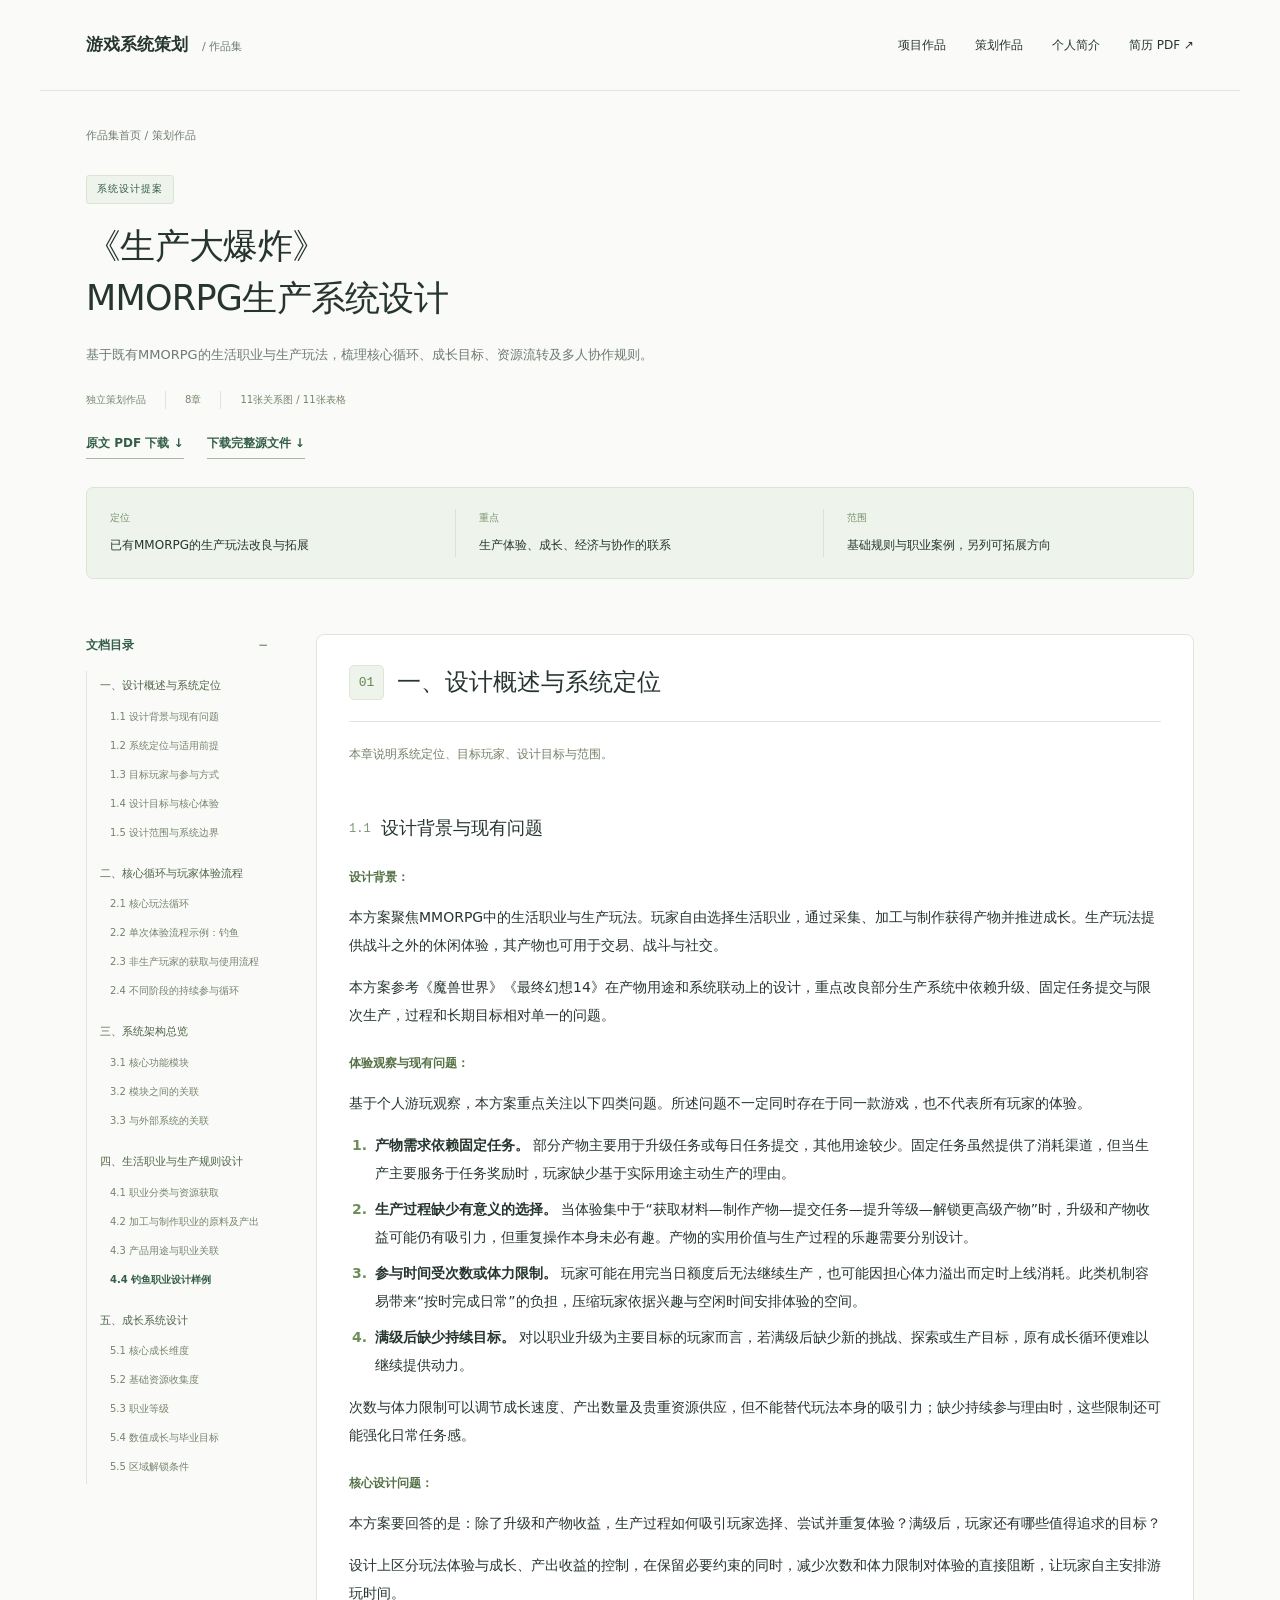
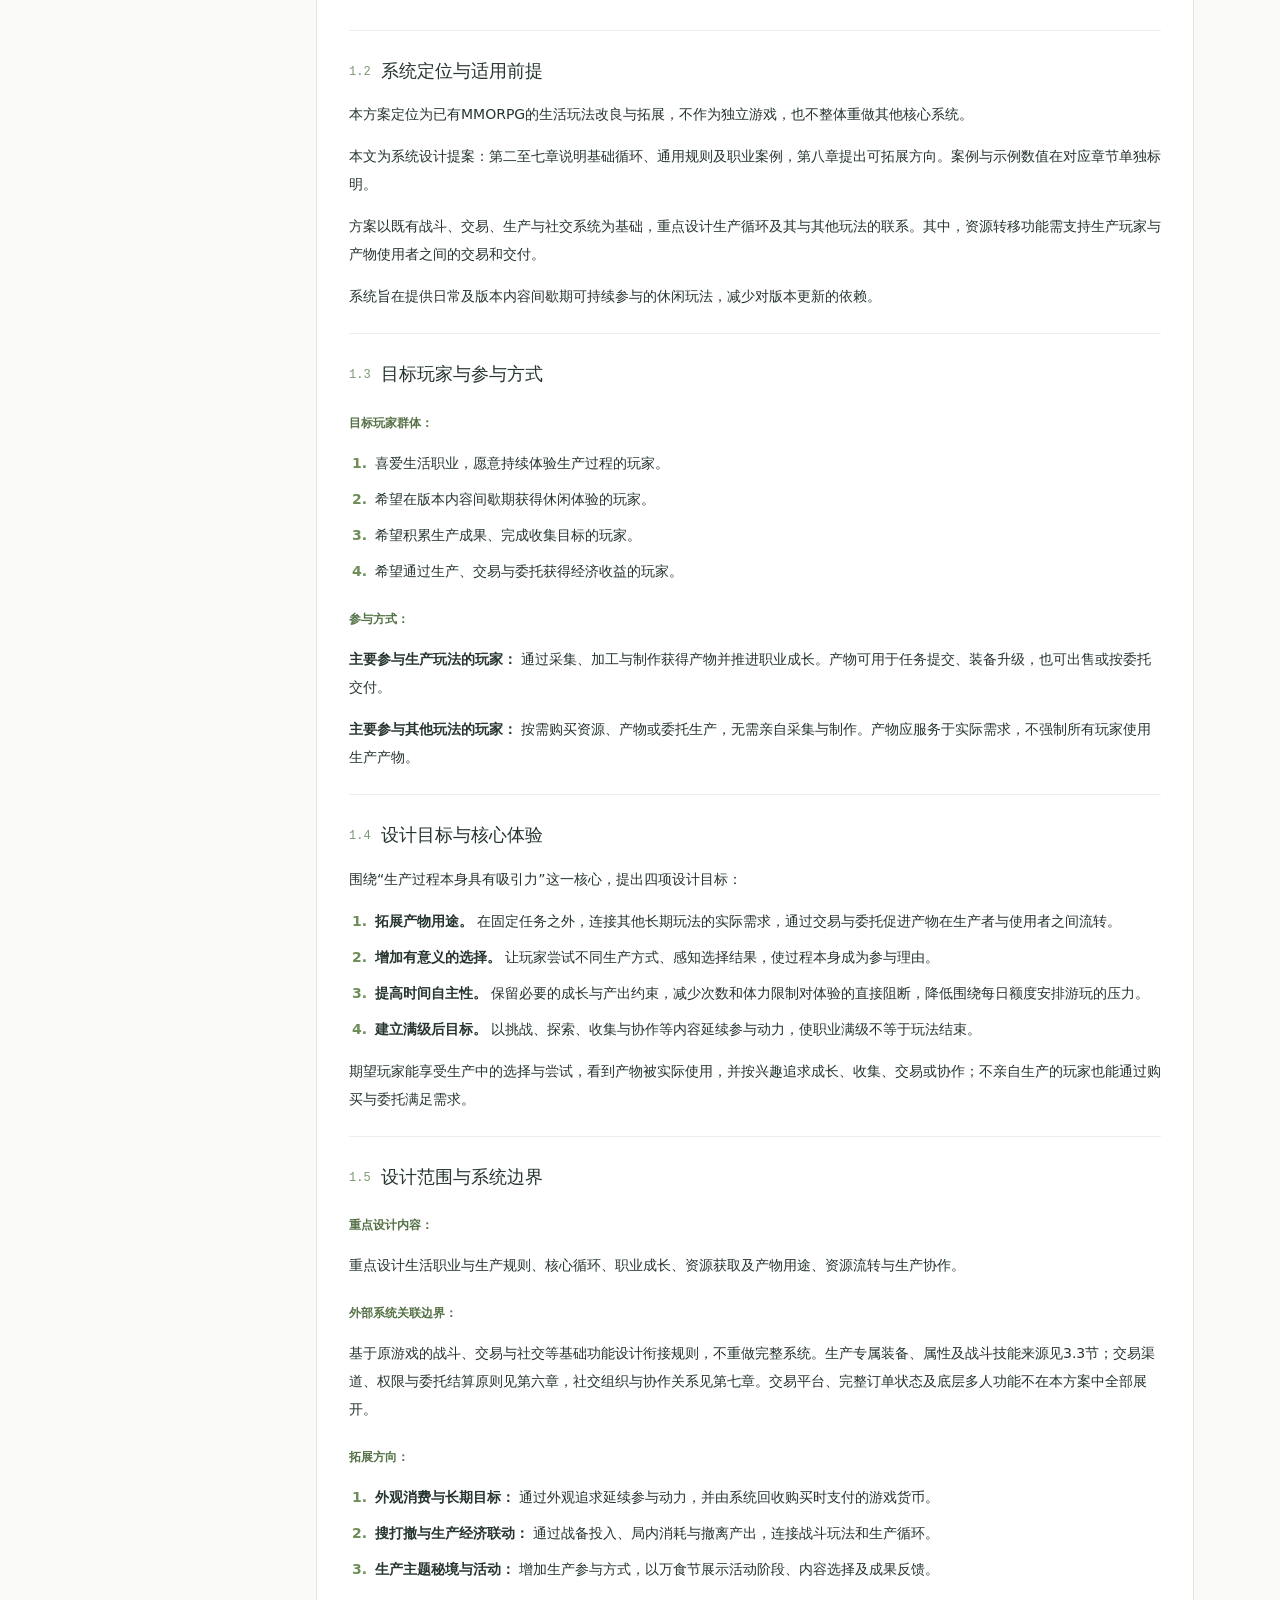
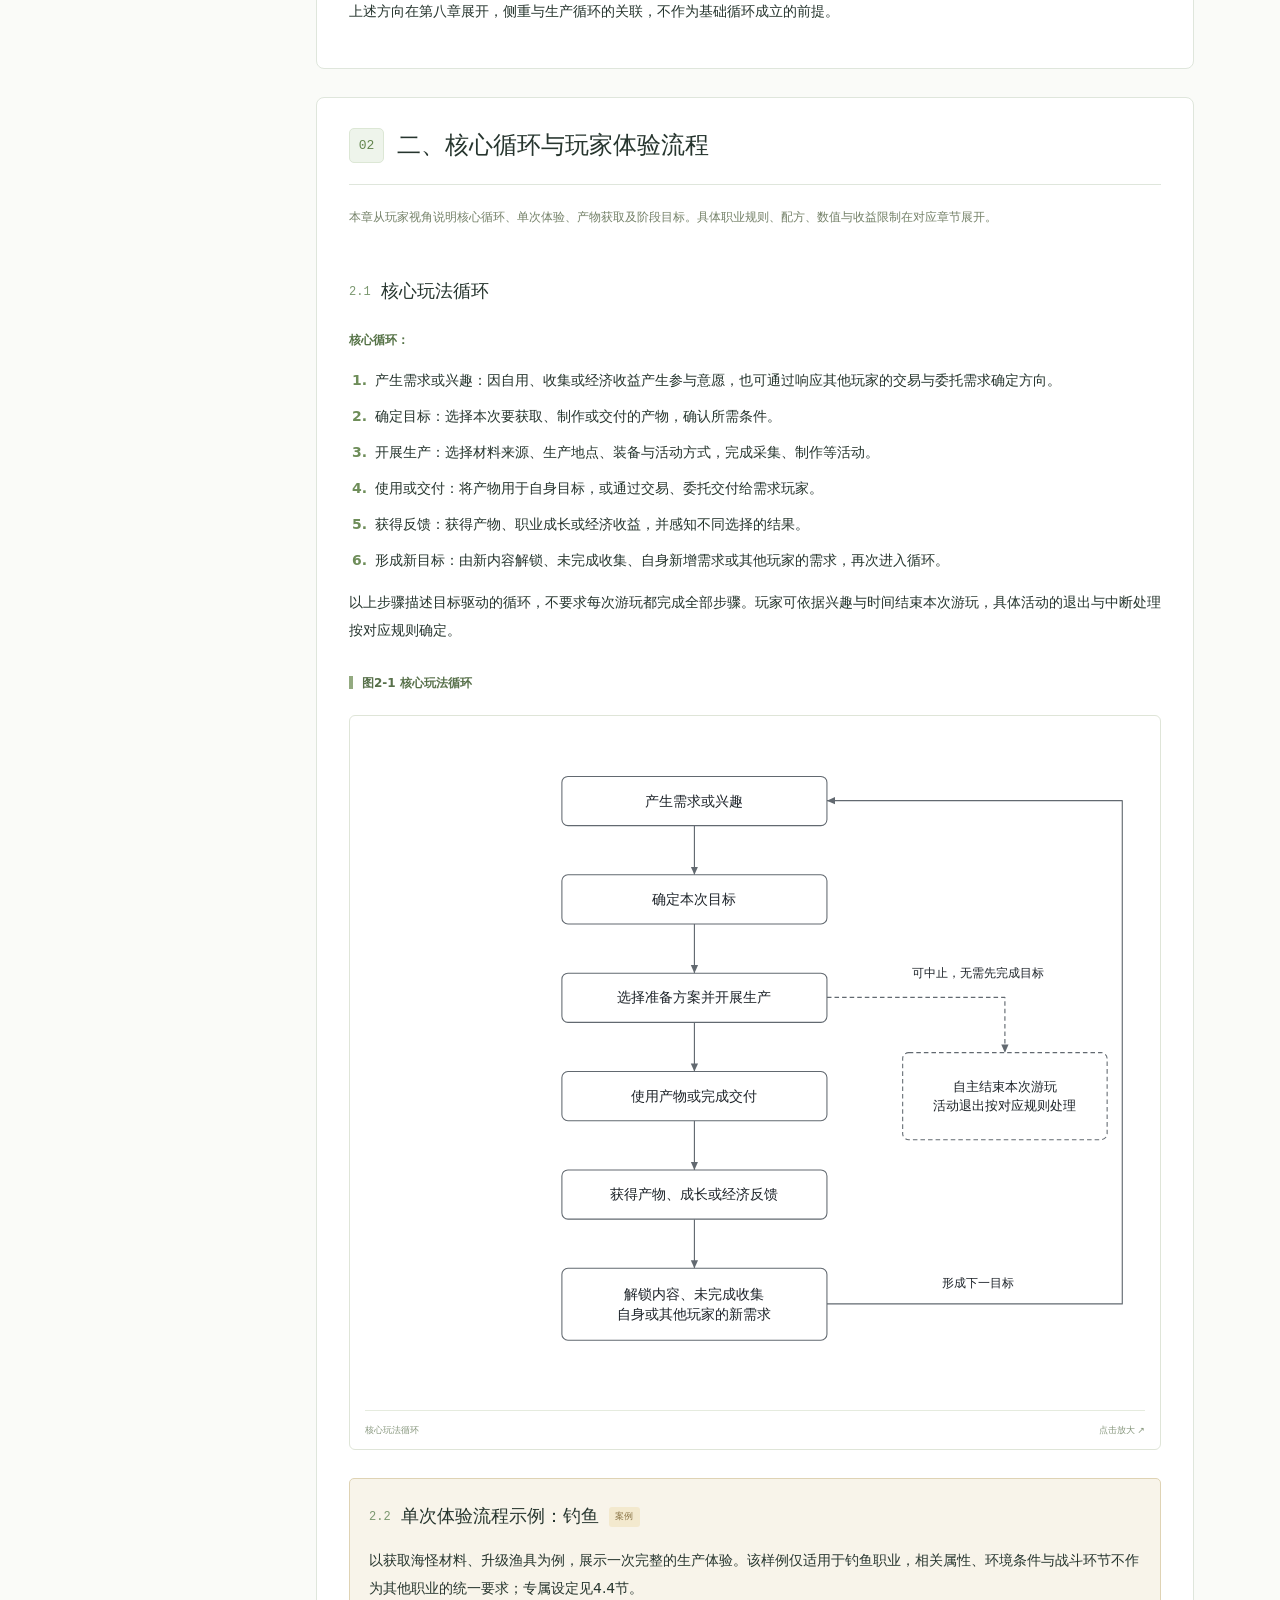
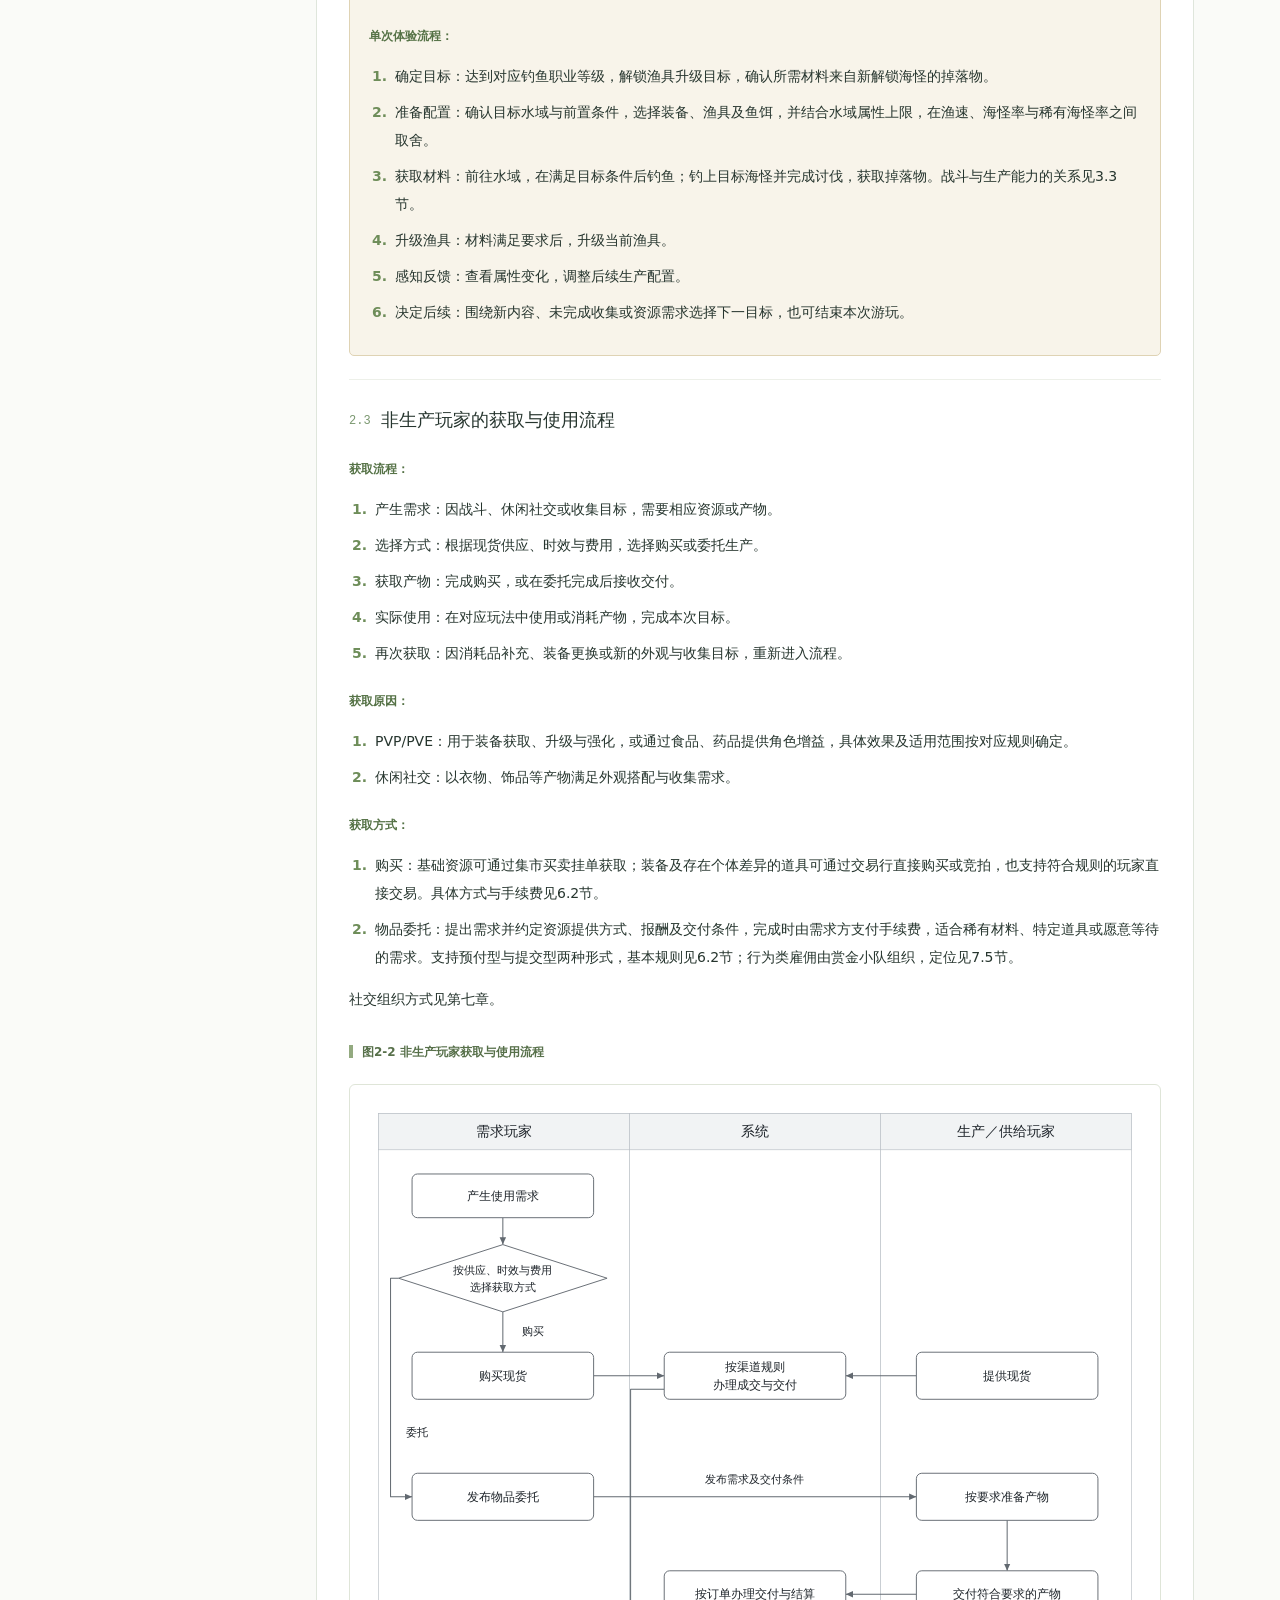
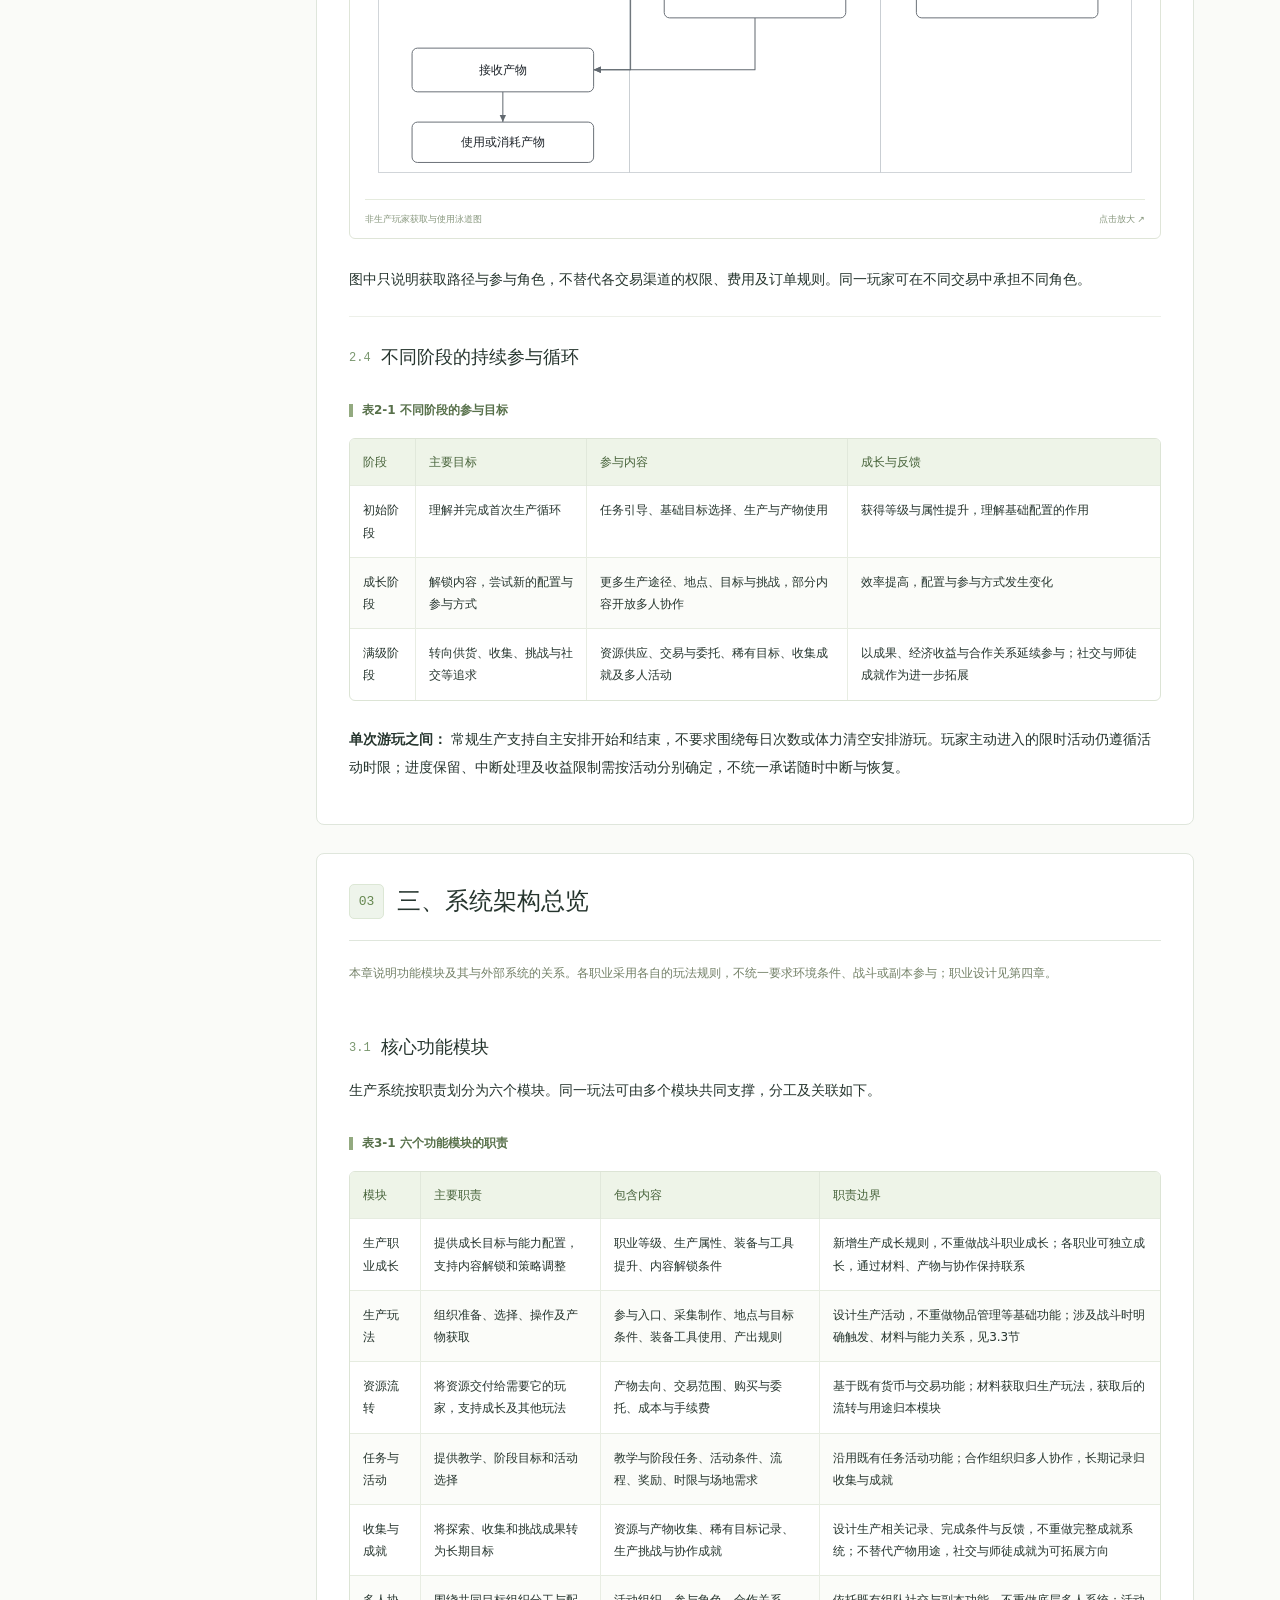
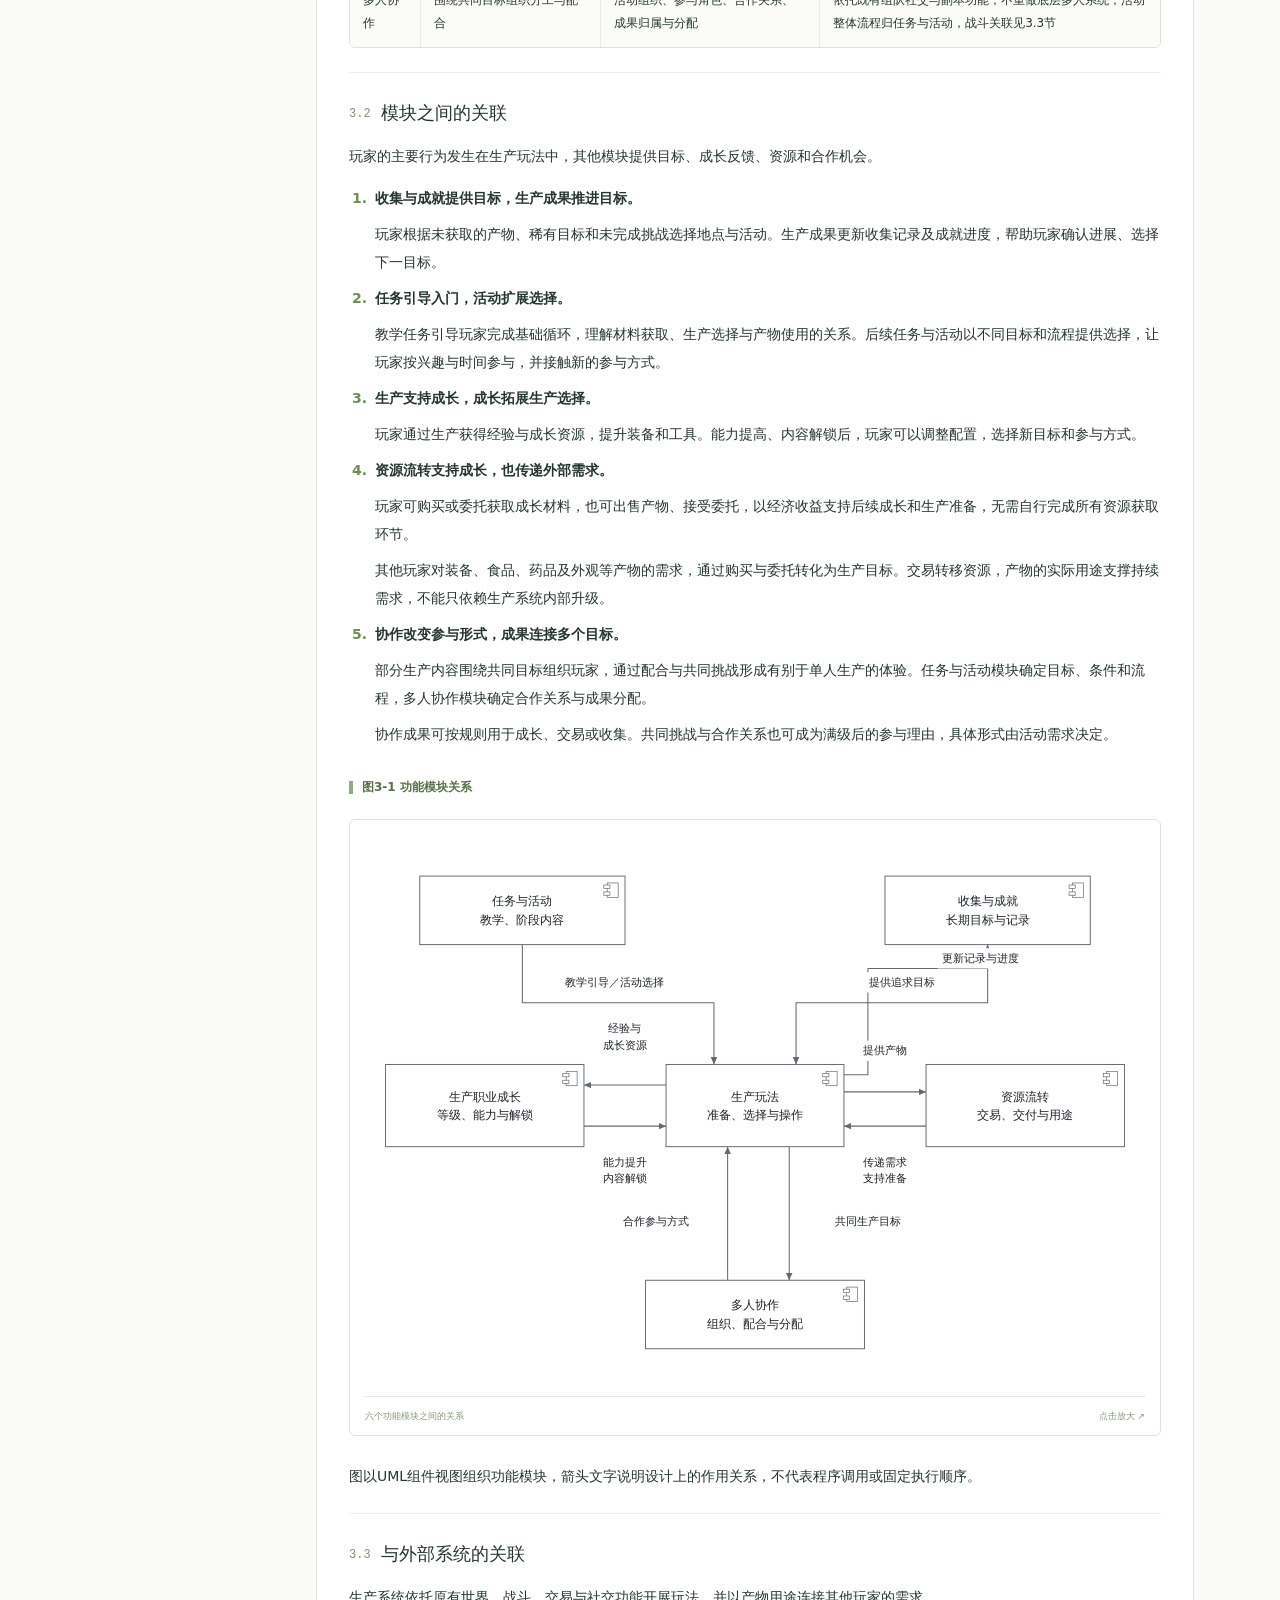
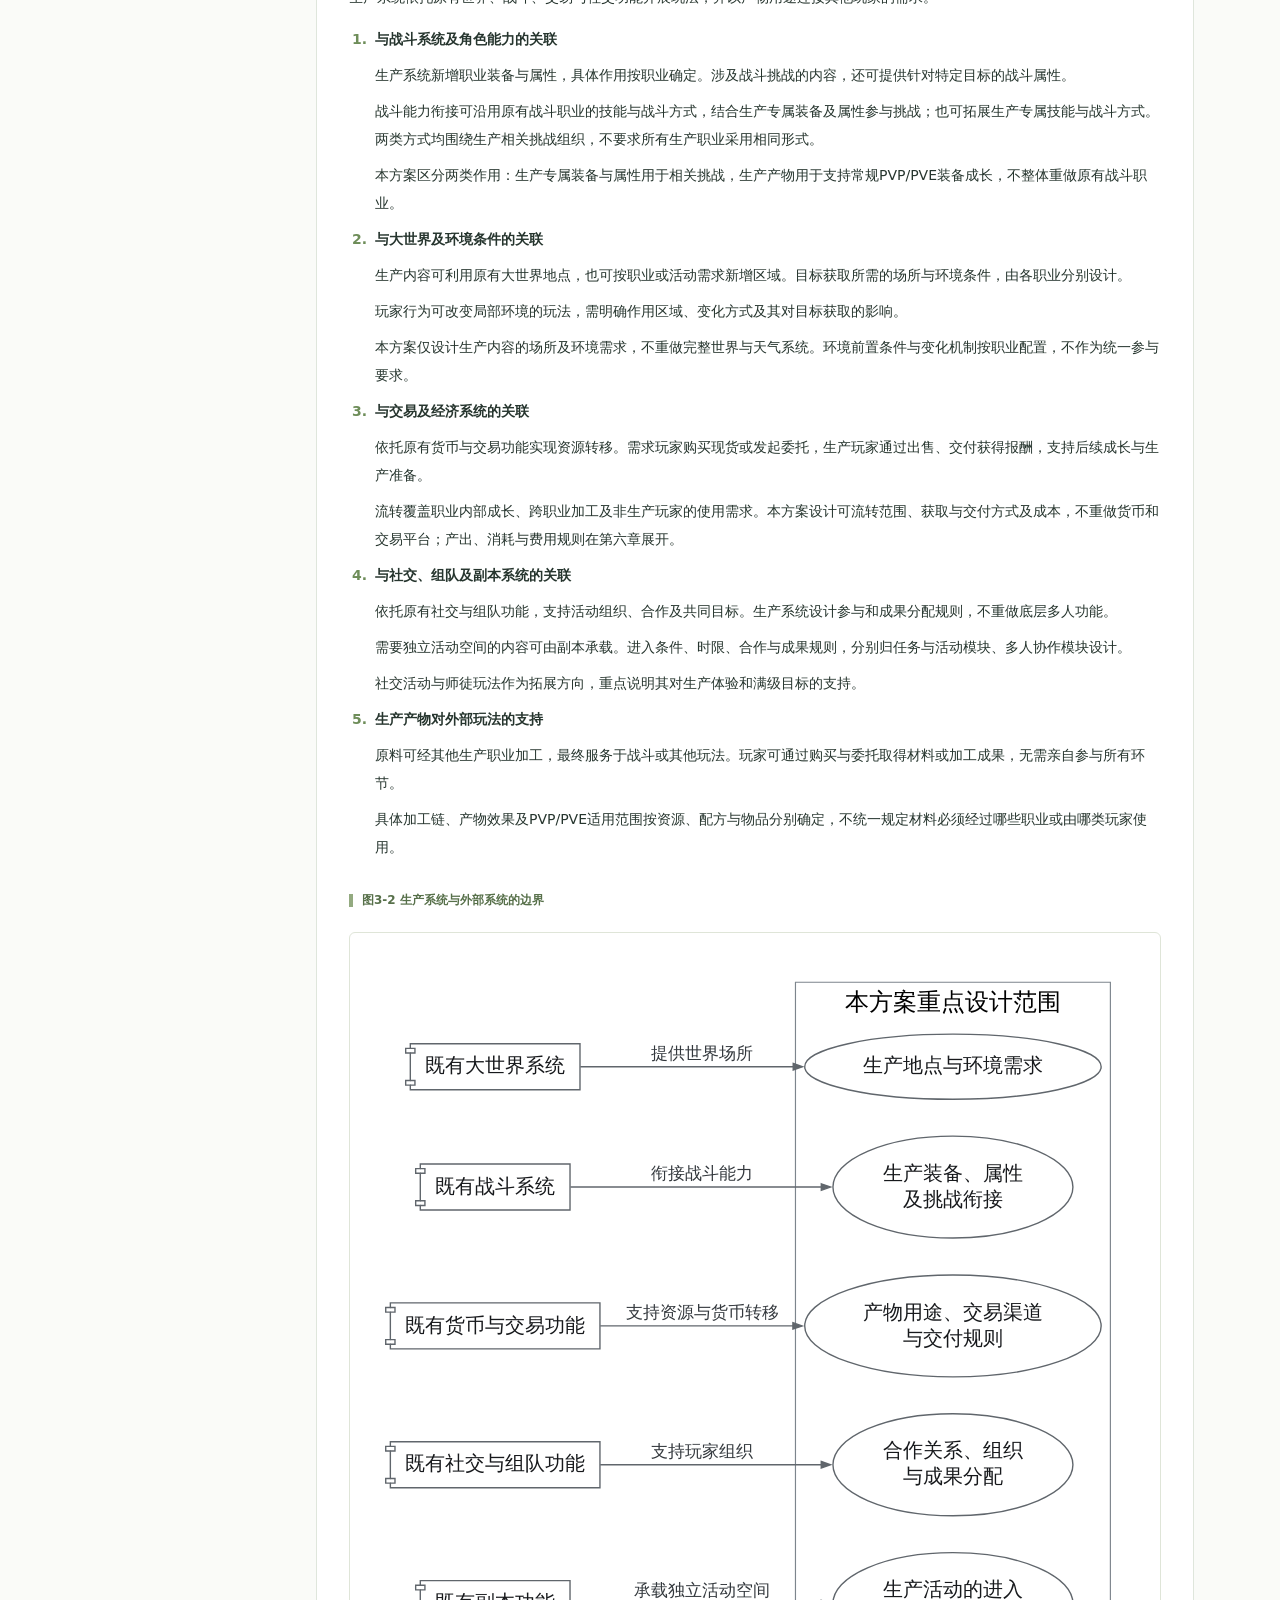
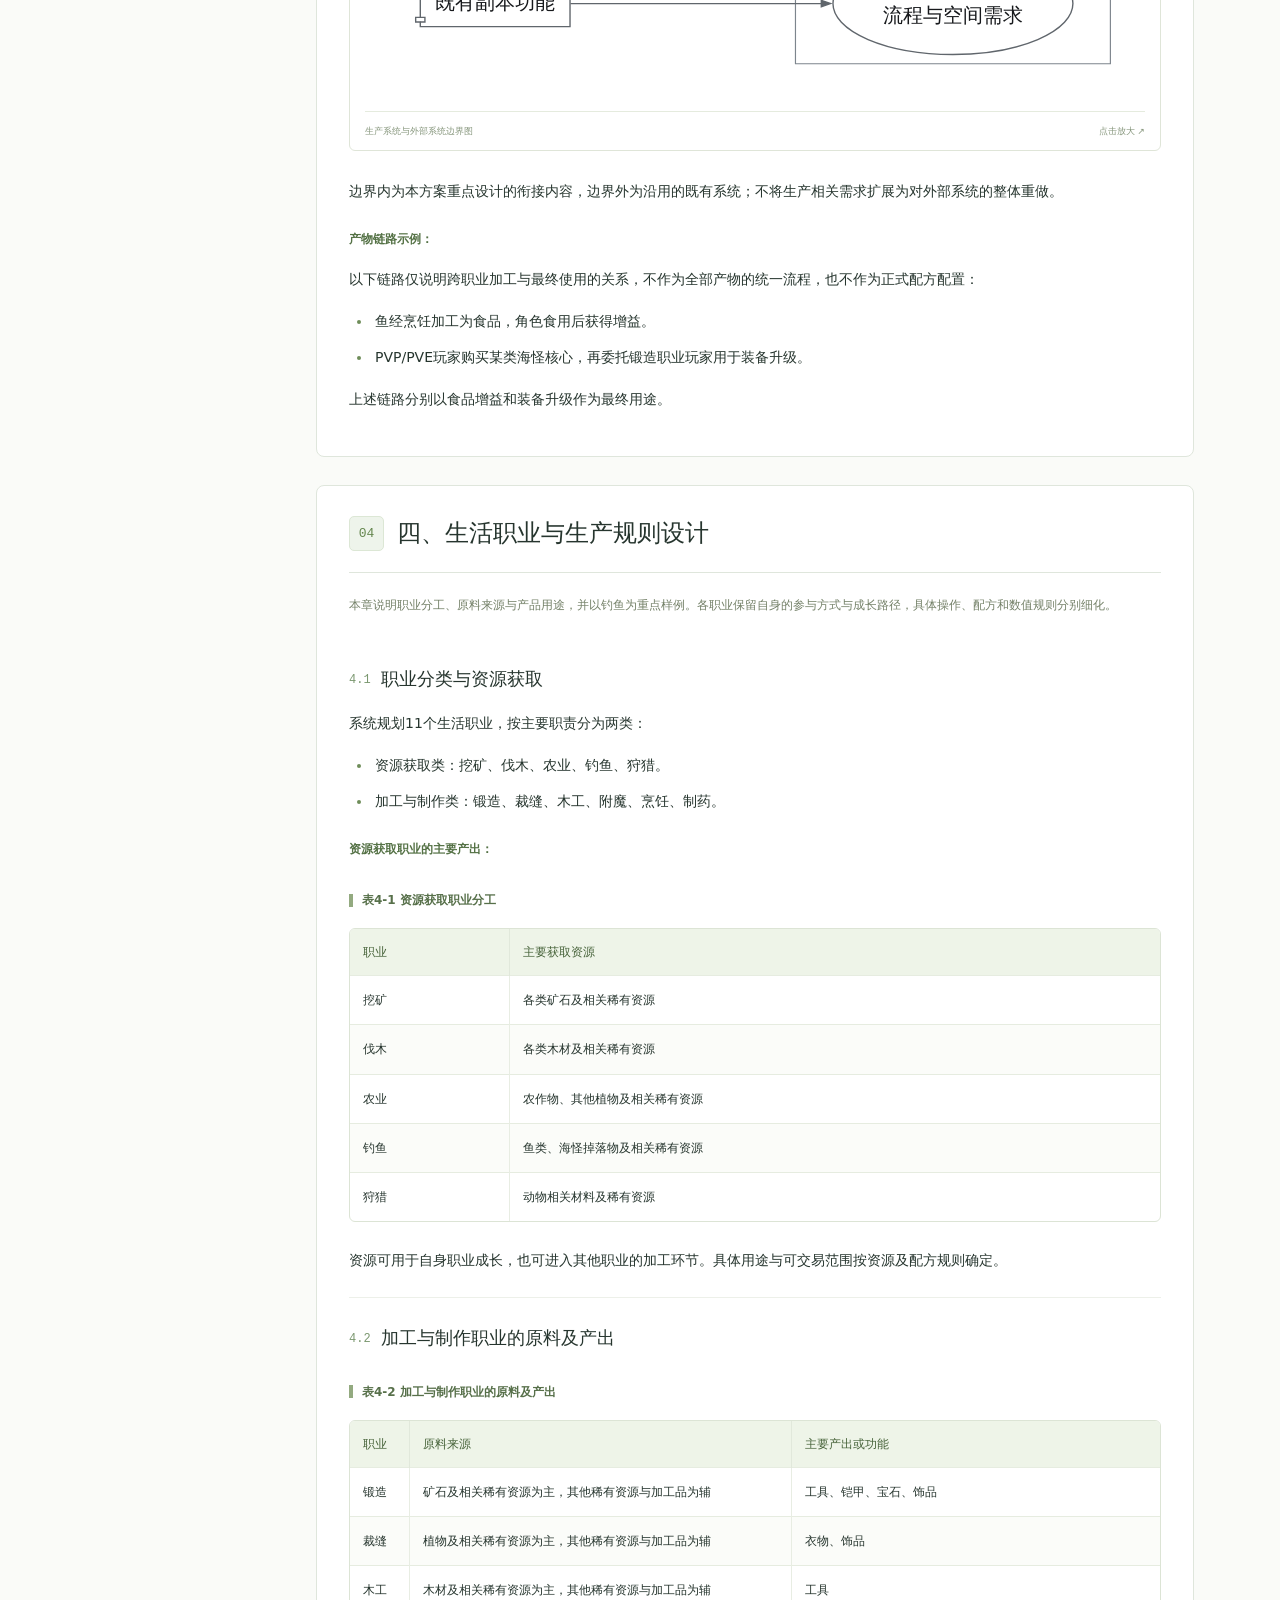
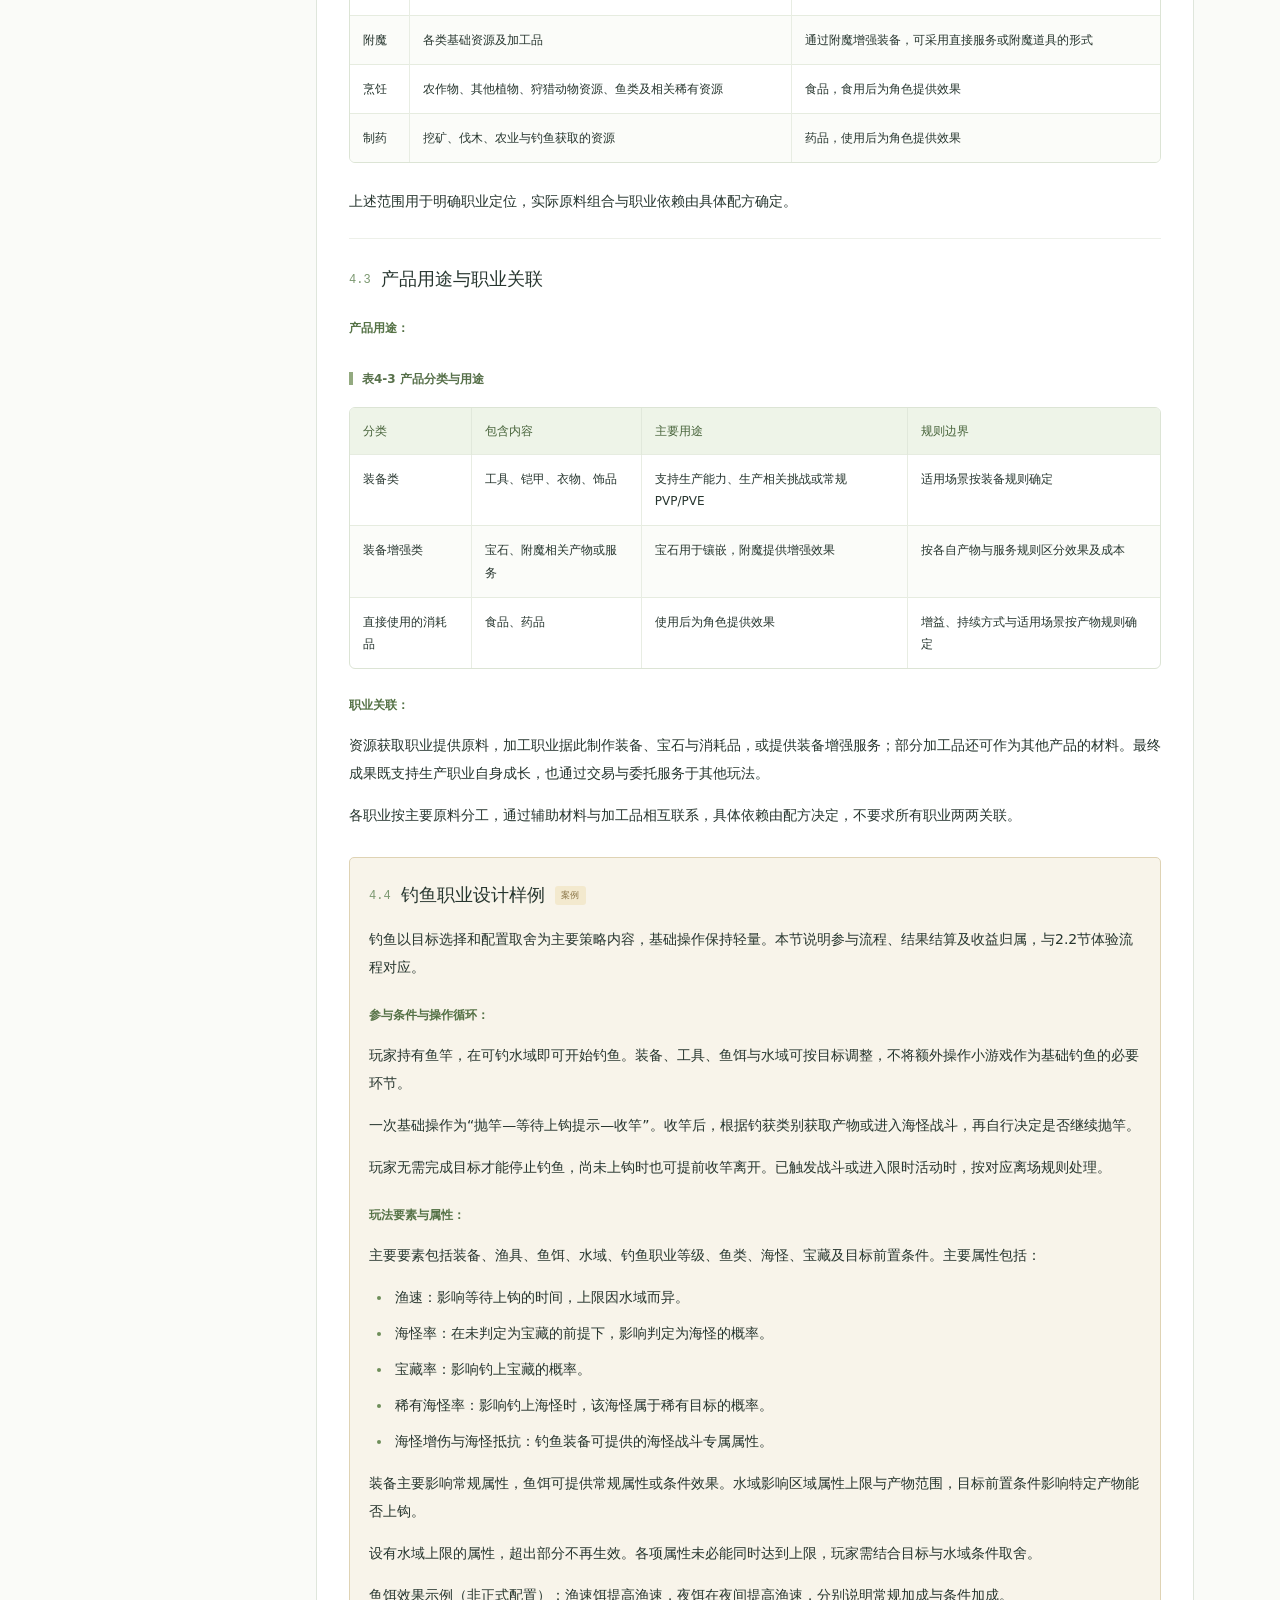
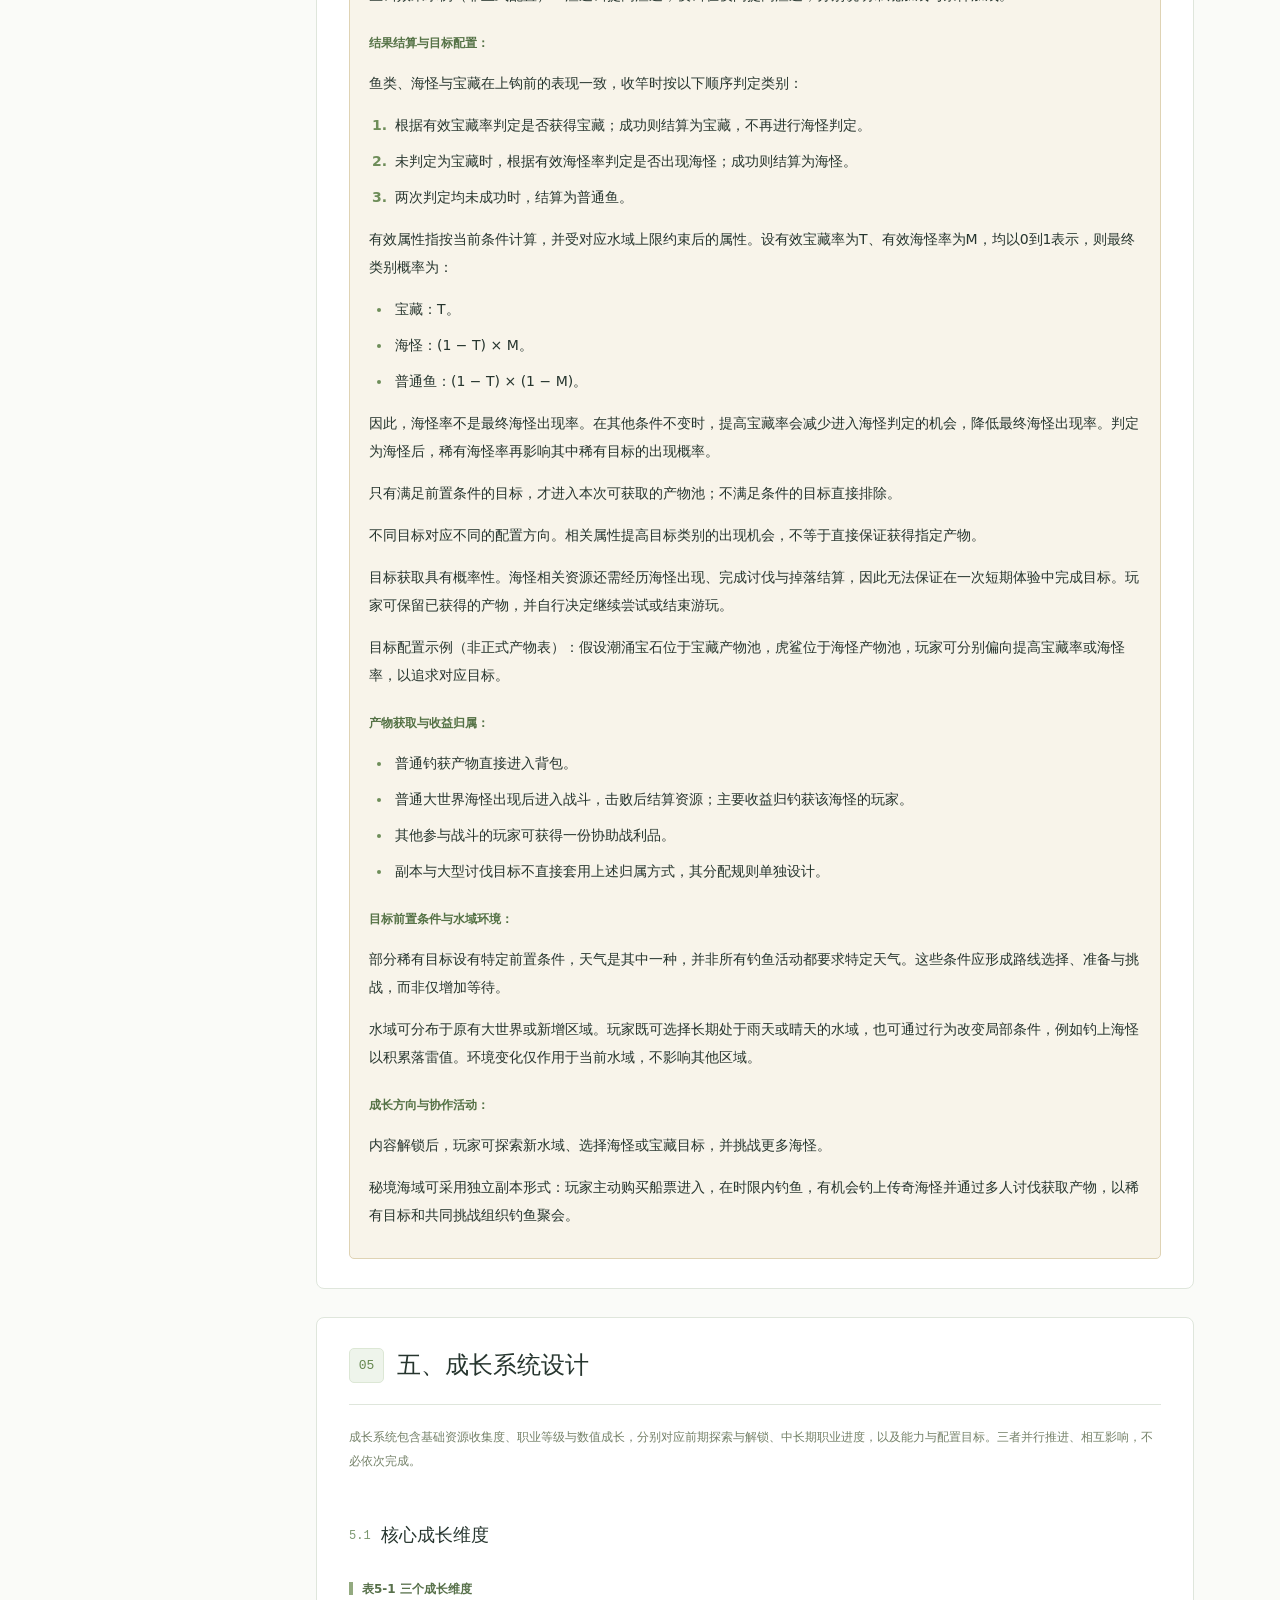
<file: production-system.html>
<!doctype html><html lang="zh-CN"><head><meta charset="utf-8"><meta name="viewport" content="width=device-width,initial-scale=1"><title>方思源·游戏系统策划作品集</title><meta name="description" content="基于既有MMORPG的生活职业与生产玩法，梳理核心循环、成长目标、资源流转及多人协作规则。"><link rel="icon" href="assets/favicon.svg" type="image/svg+xml"><link rel="stylesheet" href="assets/site.css"><script src="assets/site.js" defer></script></head><body><a class="skip-link" href="#main">跳至正文</a><progress class="reading-progress" max="100" value="0" aria-label="阅读进度"></progress><header class="site-header wrap"><a class="brand" href="index.html"><span>游戏系统策划 <small>/ 作品集</small></span></a><button class="menu-toggle" aria-controls="navigation" aria-expanded="false">菜单 ＋</button><nav id="navigation" aria-label="主导航"><a href="index.html#project">项目作品</a><a href="index.html#design">策划作品</a><a href="index.html#about">个人简介</a><a href="documents/resume.pdf" target="_blank" rel="noopener">简历 PDF ↗</a></nav></header><main id="main"><div class="wrap"><section class="doc-cover"><p class="breadcrumb"><a href="index.html">作品集首页</a> / <a href="index.html#design">策划作品</a></p><p class="document-type">系统设计提案</p><h1>《生产大爆炸》<br>MMORPG生产系统设计</h1><p class="doc-abstract">基于既有MMORPG的生活职业与生产玩法，梳理核心循环、成长目标、资源流转及多人协作规则。</p><div class="doc-meta"><span>独立策划作品</span><span>8章</span><span>11张关系图 / 11张表格</span></div><div class="page-actions"><a class="text-link" href="documents/production-system.pdf" download="MMORPG生产系统策划案.pdf">原文 PDF 下载 ↓</a><a class="text-link" href="documents/mmo-design-sources.zip" download>下载完整源文件 ↓</a></div><dl class="document-overview"><div><dt>定位</dt><dd>已有MMORPG的生产玩法改良与拓展</dd></div><div><dt>重点</dt><dd>生产体验、成长、经济与协作的联系</dd></div><div><dt>范围</dt><dd>基础规则与职业案例，另列可拓展方向</dd></div></dl></section><div class="document-layout"><aside class="document-sidebar"><details open><summary>文档目录</summary><nav class="document-toc" aria-label="文档目录"><a class="toc-main" href="#section-1">一、设计概述与系统定位</a><a class="toc-sub" href="#section-2">1.1 设计背景与现有问题</a><a class="toc-sub" href="#section-3">1.2 系统定位与适用前提</a><a class="toc-sub" href="#section-4">1.3 目标玩家与参与方式</a><a class="toc-sub" href="#section-5">1.4 设计目标与核心体验</a><a class="toc-sub" href="#section-6">1.5 设计范围与系统边界</a><a class="toc-main" href="#section-7">二、核心循环与玩家体验流程</a><a class="toc-sub" href="#section-8">2.1 核心玩法循环</a><a class="toc-sub" href="#section-9">2.2 单次体验流程示例：钓鱼</a><a class="toc-sub" href="#section-10">2.3 非生产玩家的获取与使用流程</a><a class="toc-sub" href="#section-11">2.4 不同阶段的持续参与循环</a><a class="toc-main" href="#section-12">三、系统架构总览</a><a class="toc-sub" href="#section-13">3.1 核心功能模块</a><a class="toc-sub" href="#section-14">3.2 模块之间的关联</a><a class="toc-sub" href="#section-15">3.3 与外部系统的关联</a><a class="toc-main" href="#section-16">四、生活职业与生产规则设计</a><a class="toc-sub" href="#section-17">4.1 职业分类与资源获取</a><a class="toc-sub" href="#section-18">4.2 加工与制作职业的原料及产出</a><a class="toc-sub" href="#section-19">4.3 产品用途与职业关联</a><a class="toc-sub" href="#section-20">4.4 钓鱼职业设计样例</a><a class="toc-main" href="#section-21">五、成长系统设计</a><a class="toc-sub" href="#section-22">5.1 核心成长维度</a><a class="toc-sub" href="#section-23">5.2 基础资源收集度</a><a class="toc-sub" href="#section-24">5.3 职业等级</a><a class="toc-sub" href="#section-25">5.4 数值成长与毕业目标</a><a class="toc-sub" href="#section-26">5.5 区域解锁条件</a><a class="toc-sub" href="#section-27">5.6 成长联动示例：挖矿</a><a class="toc-main" href="#section-28">六、经济与资源流转设计</a><a class="toc-sub" href="#section-29">6.1 流通原则与权限条件</a><a class="toc-sub" href="#section-30">6.2 交易途径、手续费与资源流向</a><a class="toc-sub" href="#section-31">6.3 NPC交易与成长兑换</a><a class="toc-sub" href="#section-32">6.4 货币与兑换回路约束</a><a class="toc-sub" href="#section-33">6.5 装备成长与失败反馈</a><a class="toc-sub" href="#section-34">6.6 长期需求与毕业边界</a><a class="toc-main" href="#section-35">七、社交与协作设计</a><a class="toc-sub" href="#section-36">7.1 协作结构与组织方式</a><a class="toc-sub" href="#section-37">7.2 正式组队协作</a><a class="toc-sub" href="#section-38">7.3 无需正式组队的开放协作</a><a class="toc-sub" href="#section-39">7.4 收益归属与规则边界</a><a class="toc-sub" href="#section-40">7.5 社交联系与组织</a><a class="toc-sub" href="#section-41">7.6 协作关系示例</a><a class="toc-main" href="#section-42">八、内容与玩法拓展</a><a class="toc-sub" href="#section-43">8.1 外观消费与长期目标拓展</a><a class="toc-sub" href="#section-44">8.2 搜打撤模式与生产经济联动</a><a class="toc-sub" href="#section-45">8.3 生产主题秘境与活动示例</a></nav></details></aside><article class="document-body"><section class="doc-chapter"><h2 class="chapter-title" id="section-1"><span class="chapter-number" aria-hidden="true">01</span><span>一、设计概述与系统定位</span></h2>
<p>本章说明系统定位、目标玩家、设计目标与范围。</p>
<section class="doc-subsection"><h3 class="subsection-title" id="section-2"><span class="sub-number">1.1</span>设计背景与现有问题</h3>
<p class="topic-label"><strong>设计背景：</strong></p>
<p>本方案聚焦MMORPG中的生活职业与生产玩法。玩家自由选择生活职业，通过采集、加工与制作获得产物并推进成长。生产玩法提供战斗之外的休闲体验，其产物也可用于交易、战斗与社交。</p>
<p>本方案参考《魔兽世界》《最终幻想14》在产物用途和系统联动上的设计，重点改良部分生产系统中依赖升级、固定任务提交与限次生产，过程和长期目标相对单一的问题。</p>
<p class="topic-label"><strong>体验观察与现有问题：</strong></p>
<p>基于个人游玩观察，本方案重点关注以下四类问题。所述问题不一定同时存在于同一款游戏，也不代表所有玩家的体验。</p>
<ol>
<li><strong>产物需求依赖固定任务。</strong> 部分产物主要用于升级任务或每日任务提交，其他用途较少。固定任务虽然提供了消耗渠道，但当生产主要服务于任务奖励时，玩家缺少基于实际用途主动生产的理由。</li>
<li><strong>生产过程缺少有意义的选择。</strong> 当体验集中于“获取材料—制作产物—提交任务—提升等级—解锁更高级产物”时，升级和产物收益可能仍有吸引力，但重复操作本身未必有趣。产物的实用价值与生产过程的乐趣需要分别设计。</li>
<li><strong>参与时间受次数或体力限制。</strong> 玩家可能在用完当日额度后无法继续生产，也可能因担心体力溢出而定时上线消耗。此类机制容易带来“按时完成日常”的负担，压缩玩家依据兴趣与空闲时间安排体验的空间。</li>
<li><strong>满级后缺少持续目标。</strong> 对以职业升级为主要目标的玩家而言，若满级后缺少新的挑战、探索或生产目标，原有成长循环便难以继续提供动力。</li>
</ol>
<p>次数与体力限制可以调节成长速度、产出数量及贵重资源供应，但不能替代玩法本身的吸引力；缺少持续参与理由时，这些限制还可能强化日常任务感。</p>
<p class="topic-label"><strong>核心设计问题：</strong></p>
<p>本方案要回答的是：除了升级和产物收益，生产过程如何吸引玩家选择、尝试并重复体验？满级后，玩家还有哪些值得追求的目标？</p>
<p>设计上区分玩法体验与成长、产出收益的控制，在保留必要约束的同时，减少次数和体力限制对体验的直接阻断，让玩家自主安排游玩时间。</p>
</section><section class="doc-subsection"><h3 class="subsection-title" id="section-3"><span class="sub-number">1.2</span>系统定位与适用前提</h3>
<p>本方案定位为已有MMORPG的生活玩法改良与拓展，不作为独立游戏，也不整体重做其他核心系统。</p>
<p>本文为系统设计提案：第二至七章说明基础循环、通用规则及职业案例，第八章提出可拓展方向。案例与示例数值在对应章节单独标明。</p>
<p>方案以既有战斗、交易、生产与社交系统为基础，重点设计生产循环及其与其他玩法的联系。其中，资源转移功能需支持生产玩家与产物使用者之间的交易和交付。</p>
<p>系统旨在提供日常及版本内容间歇期可持续参与的休闲玩法，减少对版本更新的依赖。</p>
</section><section class="doc-subsection"><h3 class="subsection-title" id="section-4"><span class="sub-number">1.3</span>目标玩家与参与方式</h3>
<p class="topic-label"><strong>目标玩家群体：</strong></p>
<ol>
<li>喜爱生活职业，愿意持续体验生产过程的玩家。</li>
<li>希望在版本内容间歇期获得休闲体验的玩家。</li>
<li>希望积累生产成果、完成收集目标的玩家。</li>
<li>希望通过生产、交易与委托获得经济收益的玩家。</li>
</ol>
<p class="topic-label"><strong>参与方式：</strong></p>
<p><strong>主要参与生产玩法的玩家：</strong> 通过采集、加工与制作获得产物并推进职业成长。产物可用于任务提交、装备升级，也可出售或按委托交付。</p>
<p><strong>主要参与其他玩法的玩家：</strong> 按需购买资源、产物或委托生产，无需亲自采集与制作。产物应服务于实际需求，不强制所有玩家使用生产产物。</p>
</section><section class="doc-subsection"><h3 class="subsection-title" id="section-5"><span class="sub-number">1.4</span>设计目标与核心体验</h3>
<p>围绕“生产过程本身具有吸引力”这一核心，提出四项设计目标：</p>
<ol>
<li><strong>拓展产物用途。</strong> 在固定任务之外，连接其他长期玩法的实际需求，通过交易与委托促进产物在生产者与使用者之间流转。</li>
<li><strong>增加有意义的选择。</strong> 让玩家尝试不同生产方式、感知选择结果，使过程本身成为参与理由。</li>
<li><strong>提高时间自主性。</strong> 保留必要的成长与产出约束，减少次数和体力限制对体验的直接阻断，降低围绕每日额度安排游玩的压力。</li>
<li><strong>建立满级后目标。</strong> 以挑战、探索、收集与协作等内容延续参与动力，使职业满级不等于玩法结束。</li>
</ol>
<p>期望玩家能享受生产中的选择与尝试，看到产物被实际使用，并按兴趣追求成长、收集、交易或协作；不亲自生产的玩家也能通过购买与委托满足需求。</p>
</section><section class="doc-subsection"><h3 class="subsection-title" id="section-6"><span class="sub-number">1.5</span>设计范围与系统边界</h3>
<p class="topic-label"><strong>重点设计内容：</strong></p>
<p>重点设计生活职业与生产规则、核心循环、职业成长、资源获取及产物用途、资源流转与生产协作。</p>
<p class="topic-label"><strong>外部系统关联边界：</strong></p>
<p>基于原游戏的战斗、交易与社交等基础功能设计衔接规则，不重做完整系统。生产专属装备、属性及战斗技能来源见3.3节；交易渠道、权限与委托结算原则见第六章，社交组织与协作关系见第七章。交易平台、完整订单状态及底层多人功能不在本方案中全部展开。</p>
<p class="topic-label"><strong>拓展方向：</strong></p>
<ol>
<li><strong>外观消费与长期目标：</strong> 通过外观追求延续参与动力，并由系统回收购买时支付的游戏货币。</li>
<li><strong>搜打撤与生产经济联动：</strong> 通过战备投入、局内消耗与撤离产出，连接战斗玩法和生产循环。</li>
<li><strong>生产主题秘境与活动：</strong> 增加生产参与方式，以万食节展示活动阶段、内容选择及成果反馈。</li>
</ol>
<p>上述方向在第八章展开，侧重与生产循环的关联，不作为基础循环成立的前提。</p>
</section></section><section class="doc-chapter"><h2 class="chapter-title" id="section-7"><span class="chapter-number" aria-hidden="true">02</span><span>二、核心循环与玩家体验流程</span></h2>
<p>本章从玩家视角说明核心循环、单次体验、产物获取及阶段目标。具体职业规则、配方、数值与收益限制在对应章节展开。</p>
<section class="doc-subsection"><h3 class="subsection-title" id="section-8"><span class="sub-number">2.1</span>核心玩法循环</h3>
<p class="topic-label"><strong>核心循环：</strong></p>
<ol>
<li>产生需求或兴趣：因自用、收集或经济收益产生参与意愿，也可通过响应其他玩家的交易与委托需求确定方向。</li>
<li>确定目标：选择本次要获取、制作或交付的产物，确认所需条件。</li>
<li>开展生产：选择材料来源、生产地点、装备与活动方式，完成采集、制作等活动。</li>
<li>使用或交付：将产物用于自身目标，或通过交易、委托交付给需求玩家。</li>
<li>获得反馈：获得产物、职业成长或经济收益，并感知不同选择的结果。</li>
<li>形成新目标：由新内容解锁、未完成收集、自身新增需求或其他玩家的需求，再次进入循环。</li>
</ol>
<p>以上步骤描述目标驱动的循环，不要求每次游玩都完成全部步骤。玩家可依据兴趣与时间结束本次游玩，具体活动的退出与中断处理按对应规则确定。</p>
<div class="exhibit-title"><strong>图2-1 核心玩法循环</strong></div>
<p><figure class="diagram-figure"><button type="button" class="diagram-trigger" aria-label="放大：核心玩法循环"><img width="1030" height="880" style="width:100%;aspect-ratio:1030/880" src="[data-uri]" alt="核心玩法循环"></button><figcaption><span>核心玩法循环</span><span>点击放大 ↗</span></figcaption></figure></p>
</section><section class="doc-subsection example-section"><h3 class="subsection-title example-title" id="section-9"><span class="sub-number">2.2</span>单次体验流程示例：钓鱼<small class="example-label">案例</small></h3>
<p>以获取海怪材料、升级渔具为例，展示一次完整的生产体验。该样例仅适用于钓鱼职业，相关属性、环境条件与战斗环节不作为其他职业的统一要求；专属设定见4.4节。</p>
<p class="topic-label"><strong>单次体验流程：</strong></p>
<ol>
<li>确定目标：达到对应钓鱼职业等级，解锁渔具升级目标，确认所需材料来自新解锁海怪的掉落物。</li>
<li>准备配置：确认目标水域与前置条件，选择装备、渔具及鱼饵，并结合水域属性上限，在渔速、海怪率与稀有海怪率之间取舍。</li>
<li>获取材料：前往水域，在满足目标条件后钓鱼；钓上目标海怪并完成讨伐，获取掉落物。战斗与生产能力的关系见3.3节。</li>
<li>升级渔具：材料满足要求后，升级当前渔具。</li>
<li>感知反馈：查看属性变化，调整后续生产配置。</li>
<li>决定后续：围绕新内容、未完成收集或资源需求选择下一目标，也可结束本次游玩。</li>
</ol>
</section><section class="doc-subsection"><h3 class="subsection-title" id="section-10"><span class="sub-number">2.3</span>非生产玩家的获取与使用流程</h3>
<p class="topic-label"><strong>获取流程：</strong></p>
<ol>
<li>产生需求：因战斗、休闲社交或收集目标，需要相应资源或产物。</li>
<li>选择方式：根据现货供应、时效与费用，选择购买或委托生产。</li>
<li>获取产物：完成购买，或在委托完成后接收交付。</li>
<li>实际使用：在对应玩法中使用或消耗产物，完成本次目标。</li>
<li>再次获取：因消耗品补充、装备更换或新的外观与收集目标，重新进入流程。</li>
</ol>
<p class="topic-label"><strong>获取原因：</strong></p>
<ol>
<li>PVP/PVE：用于装备获取、升级与强化，或通过食品、药品提供角色增益，具体效果及适用范围按对应规则确定。</li>
<li>休闲社交：以衣物、饰品等产物满足外观搭配与收集需求。</li>
</ol>
<p class="topic-label"><strong>获取方式：</strong></p>
<ol>
<li>购买：基础资源可通过集市买卖挂单获取；装备及存在个体差异的道具可通过交易行直接购买或竞拍，也支持符合规则的玩家直接交易。具体方式与手续费见6.2节。</li>
<li>物品委托：提出需求并约定资源提供方式、报酬及交付条件，完成时由需求方支付手续费，适合稀有材料、特定道具或愿意等待的需求。支持预付型与提交型两种形式，基本规则见6.2节；行为类雇佣由赏金小队组织，定位见7.5节。</li>
</ol>
<p>社交组织方式见第七章。</p>
<div class="exhibit-title"><strong>图2-2 非生产玩家获取与使用流程</strong></div>
<p><figure class="diagram-figure"><button type="button" class="diagram-trigger" aria-label="放大：非生产玩家获取与使用泳道图"><img width="1160" height="1020" style="width:100%;aspect-ratio:1160/1020" src="[data-uri]" alt="非生产玩家获取与使用泳道图"></button><figcaption><span>非生产玩家获取与使用泳道图</span><span>点击放大 ↗</span></figcaption></figure></p>
<p>图中只说明获取路径与参与角色，不替代各交易渠道的权限、费用及订单规则。同一玩家可在不同交易中承担不同角色。</p>
</section><section class="doc-subsection"><h3 class="subsection-title" id="section-11"><span class="sub-number">2.4</span>不同阶段的持续参与循环</h3>
<div class="exhibit-title"><strong>表2-1 不同阶段的参与目标</strong></div>
<div class="table-scroll" tabindex="0" role="region" aria-label="数据与规则对照表"><table><thead>
<tr>
  <th>阶段</th>
  <th>主要目标</th>
  <th>参与内容</th>
  <th>成长与反馈</th>
</tr>
</thead>
<tbody>
<tr>
  <td>初始阶段</td>
  <td>理解并完成首次生产循环</td>
  <td>任务引导、基础目标选择、生产与产物使用</td>
  <td>获得等级与属性提升，理解基础配置的作用</td>
</tr>
<tr>
  <td>成长阶段</td>
  <td>解锁内容，尝试新的配置与参与方式</td>
  <td>更多生产途径、地点、目标与挑战，部分内容开放多人协作</td>
  <td>效率提高，配置与参与方式发生变化</td>
</tr>
<tr>
  <td>满级阶段</td>
  <td>转向供货、收集、挑战与社交等追求</td>
  <td>资源供应、交易与委托、稀有目标、收集成就及多人活动</td>
  <td>以成果、经济收益与合作关系延续参与；社交与师徒成就作为进一步拓展</td>
</tr>
</tbody>
</table></div>
<p><strong>单次游玩之间：</strong> 常规生产支持自主安排开始和结束，不要求围绕每日次数或体力清空安排游玩。玩家主动进入的限时活动仍遵循活动时限；进度保留、中断处理及收益限制需按活动分别确定，不统一承诺随时中断与恢复。</p>
</section></section><section class="doc-chapter"><h2 class="chapter-title" id="section-12"><span class="chapter-number" aria-hidden="true">03</span><span>三、系统架构总览</span></h2>
<p>本章说明功能模块及其与外部系统的关系。各职业采用各自的玩法规则，不统一要求环境条件、战斗或副本参与；职业设计见第四章。</p>
<section class="doc-subsection"><h3 class="subsection-title" id="section-13"><span class="sub-number">3.1</span>核心功能模块</h3>
<p>生产系统按职责划分为六个模块。同一玩法可由多个模块共同支撑，分工及关联如下。</p>
<div class="exhibit-title"><strong>表3-1 六个功能模块的职责</strong></div>
<div class="table-scroll" tabindex="0" role="region" aria-label="数据与规则对照表"><table><thead>
<tr>
  <th>模块</th>
  <th>主要职责</th>
  <th>包含内容</th>
  <th>职责边界</th>
</tr>
</thead>
<tbody>
<tr>
  <td>生产职业成长</td>
  <td>提供成长目标与能力配置，支持内容解锁和策略调整</td>
  <td>职业等级、生产属性、装备与工具提升、内容解锁条件</td>
  <td>新增生产成长规则，不重做战斗职业成长；各职业可独立成长，通过材料、产物与协作保持联系</td>
</tr>
<tr>
  <td>生产玩法</td>
  <td>组织准备、选择、操作及产物获取</td>
  <td>参与入口、采集制作、地点与目标条件、装备工具使用、产出规则</td>
  <td>设计生产活动，不重做物品管理等基础功能；涉及战斗时明确触发、材料与能力关系，见3.3节</td>
</tr>
<tr>
  <td>资源流转</td>
  <td>将资源交付给需要它的玩家，支持成长及其他玩法</td>
  <td>产物去向、交易范围、购买与委托、成本与手续费</td>
  <td>基于既有货币与交易功能；材料获取归生产玩法，获取后的流转与用途归本模块</td>
</tr>
<tr>
  <td>任务与活动</td>
  <td>提供教学、阶段目标和活动选择</td>
  <td>教学与阶段任务、活动条件、流程、奖励、时限与场地需求</td>
  <td>沿用既有任务活动功能；合作组织归多人协作，长期记录归收集与成就</td>
</tr>
<tr>
  <td>收集与成就</td>
  <td>将探索、收集和挑战成果转为长期目标</td>
  <td>资源与产物收集、稀有目标记录、生产挑战与协作成就</td>
  <td>设计生产相关记录、完成条件与反馈，不重做完整成就系统；不替代产物用途，社交与师徒成就为可拓展方向</td>
</tr>
<tr>
  <td>多人协作</td>
  <td>围绕共同目标组织分工与配合</td>
  <td>活动组织、参与角色、合作关系、成果归属与分配</td>
  <td>依托既有组队社交与副本功能，不重做底层多人系统；活动整体流程归任务与活动，战斗关联见3.3节</td>
</tr>
</tbody>
</table></div>
</section><section class="doc-subsection"><h3 class="subsection-title" id="section-14"><span class="sub-number">3.2</span>模块之间的关联</h3>
<p>玩家的主要行为发生在生产玩法中，其他模块提供目标、成长反馈、资源和合作机会。</p>
<ol>
<li><p><strong>收集与成就提供目标，生产成果推进目标。</strong></p>
<p>玩家根据未获取的产物、稀有目标和未完成挑战选择地点与活动。生产成果更新收集记录及成就进度，帮助玩家确认进展、选择下一目标。</p>
</li>
<li><p><strong>任务引导入门，活动扩展选择。</strong></p>
<p>教学任务引导玩家完成基础循环，理解材料获取、生产选择与产物使用的关系。后续任务与活动以不同目标和流程提供选择，让玩家按兴趣与时间参与，并接触新的参与方式。</p>
</li>
<li><p><strong>生产支持成长，成长拓展生产选择。</strong></p>
<p>玩家通过生产获得经验与成长资源，提升装备和工具。能力提高、内容解锁后，玩家可以调整配置，选择新目标和参与方式。</p>
</li>
<li><p><strong>资源流转支持成长，也传递外部需求。</strong></p>
<p>玩家可购买或委托获取成长材料，也可出售产物、接受委托，以经济收益支持后续成长和生产准备，无需自行完成所有资源获取环节。</p>
<p>其他玩家对装备、食品、药品及外观等产物的需求，通过购买与委托转化为生产目标。交易转移资源，产物的实际用途支撑持续需求，不能只依赖生产系统内部升级。</p>
</li>
<li><p><strong>协作改变参与形式，成果连接多个目标。</strong></p>
<p>部分生产内容围绕共同目标组织玩家，通过配合与共同挑战形成有别于单人生产的体验。任务与活动模块确定目标、条件和流程，多人协作模块确定合作关系与成果分配。</p>
<p>协作成果可按规则用于成长、交易或收集。共同挑战与合作关系也可成为满级后的参与理由，具体形式由活动需求决定。</p>
</li>
</ol>
<div class="exhibit-title"><strong>图3-1 功能模块关系</strong></div>
<p><figure class="diagram-figure"><button type="button" class="diagram-trigger" aria-label="放大：六个功能模块之间的关系"><img width="1140" height="800" style="width:100%;aspect-ratio:1140/800" src="[data-uri]" alt="六个功能模块之间的关系"></button><figcaption><span>六个功能模块之间的关系</span><span>点击放大 ↗</span></figcaption></figure></p>
<p>图以UML组件视图组织功能模块，箭头文字说明设计上的作用关系，不代表程序调用或固定执行顺序。</p>
</section><section class="doc-subsection"><h3 class="subsection-title" id="section-15"><span class="sub-number">3.3</span>与外部系统的关联</h3>
<p>生产系统依托原有世界、战斗、交易与社交功能开展玩法，并以产物用途连接其他玩家的需求。</p>
<ol>
<li><p><strong>与战斗系统及角色能力的关联</strong></p>
<p>生产系统新增职业装备与属性，具体作用按职业确定。涉及战斗挑战的内容，还可提供针对特定目标的战斗属性。</p>
<p>战斗能力衔接可沿用原有战斗职业的技能与战斗方式，结合生产专属装备及属性参与挑战；也可拓展生产专属技能与战斗方式。两类方式均围绕生产相关挑战组织，不要求所有生产职业采用相同形式。</p>
<p>本方案区分两类作用：生产专属装备与属性用于相关挑战，生产产物用于支持常规PVP/PVE装备成长，不整体重做原有战斗职业。</p>
</li>
<li><p><strong>与大世界及环境条件的关联</strong></p>
<p>生产内容可利用原有大世界地点，也可按职业或活动需求新增区域。目标获取所需的场所与环境条件，由各职业分别设计。</p>
<p>玩家行为可改变局部环境的玩法，需明确作用区域、变化方式及其对目标获取的影响。</p>
<p>本方案仅设计生产内容的场所及环境需求，不重做完整世界与天气系统。环境前置条件与变化机制按职业配置，不作为统一参与要求。</p>
</li>
<li><p><strong>与交易及经济系统的关联</strong></p>
<p>依托原有货币与交易功能实现资源转移。需求玩家购买现货或发起委托，生产玩家通过出售、交付获得报酬，支持后续成长与生产准备。</p>
<p>流转覆盖职业内部成长、跨职业加工及非生产玩家的使用需求。本方案设计可流转范围、获取与交付方式及成本，不重做货币和交易平台；产出、消耗与费用规则在第六章展开。</p>
</li>
<li><p><strong>与社交、组队及副本系统的关联</strong></p>
<p>依托原有社交与组队功能，支持活动组织、合作及共同目标。生产系统设计参与和成果分配规则，不重做底层多人功能。</p>
<p>需要独立活动空间的内容可由副本承载。进入条件、时限、合作与成果规则，分别归任务与活动模块、多人协作模块设计。</p>
<p>社交活动与师徒玩法作为拓展方向，重点说明其对生产体验和满级目标的支持。</p>
</li>
<li><p><strong>生产产物对外部玩法的支持</strong></p>
<p>原料可经其他生产职业加工，最终服务于战斗或其他玩法。玩家可通过购买与委托取得材料或加工成果，无需亲自参与所有环节。</p>
<p>具体加工链、产物效果及PVP/PVE适用范围按资源、配方与物品分别确定，不统一规定材料必须经过哪些职业或由哪类玩家使用。</p>
</li>
</ol>
<div class="exhibit-title"><strong>图3-2 生产系统与外部系统的边界</strong></div>
<p><figure class="diagram-figure"><button type="button" class="diagram-trigger" aria-label="放大：生产系统与外部系统边界图"><img width="674" height="648" style="width:100%;aspect-ratio:674/648" src="[data-uri]" alt="生产系统与外部系统边界图"></button><figcaption><span>生产系统与外部系统边界图</span><span>点击放大 ↗</span></figcaption></figure></p>
<p>边界内为本方案重点设计的衔接内容，边界外为沿用的既有系统；不将生产相关需求扩展为对外部系统的整体重做。</p>
<p class="topic-label"><strong>产物链路示例：</strong></p>
<p>以下链路仅说明跨职业加工与最终使用的关系，不作为全部产物的统一流程，也不作为正式配方配置：</p>
<ul>
<li>鱼经烹饪加工为食品，角色食用后获得增益。</li>
<li>PVP/PVE玩家购买某类海怪核心，再委托锻造职业玩家用于装备升级。</li>
</ul>
<p>上述链路分别以食品增益和装备升级作为最终用途。</p>
</section></section><section class="doc-chapter"><h2 class="chapter-title" id="section-16"><span class="chapter-number" aria-hidden="true">04</span><span>四、生活职业与生产规则设计</span></h2>
<p>本章说明职业分工、原料来源与产品用途，并以钓鱼为重点样例。各职业保留自身的参与方式与成长路径，具体操作、配方和数值规则分别细化。</p>
<section class="doc-subsection"><h3 class="subsection-title" id="section-17"><span class="sub-number">4.1</span>职业分类与资源获取</h3>
<p>系统规划11个生活职业，按主要职责分为两类：</p>
<ul>
<li>资源获取类：挖矿、伐木、农业、钓鱼、狩猎。</li>
<li>加工与制作类：锻造、裁缝、木工、附魔、烹饪、制药。</li>
</ul>
<p class="topic-label"><strong>资源获取职业的主要产出：</strong></p>
<div class="exhibit-title"><strong>表4-1 资源获取职业分工</strong></div>
<div class="table-scroll" tabindex="0" role="region" aria-label="数据与规则对照表"><table><thead>
<tr>
  <th>职业</th>
  <th>主要获取资源</th>
</tr>
</thead>
<tbody>
<tr>
  <td>挖矿</td>
  <td>各类矿石及相关稀有资源</td>
</tr>
<tr>
  <td>伐木</td>
  <td>各类木材及相关稀有资源</td>
</tr>
<tr>
  <td>农业</td>
  <td>农作物、其他植物及相关稀有资源</td>
</tr>
<tr>
  <td>钓鱼</td>
  <td>鱼类、海怪掉落物及相关稀有资源</td>
</tr>
<tr>
  <td>狩猎</td>
  <td>动物相关材料及稀有资源</td>
</tr>
</tbody>
</table></div>
<p>资源可用于自身职业成长，也可进入其他职业的加工环节。具体用途与可交易范围按资源及配方规则确定。</p>
</section><section class="doc-subsection"><h3 class="subsection-title" id="section-18"><span class="sub-number">4.2</span>加工与制作职业的原料及产出</h3>
<div class="exhibit-title"><strong>表4-2 加工与制作职业的原料及产出</strong></div>
<div class="table-scroll" tabindex="0" role="region" aria-label="数据与规则对照表"><table><thead>
<tr>
  <th>职业</th>
  <th>原料来源</th>
  <th>主要产出或功能</th>
</tr>
</thead>
<tbody>
<tr>
  <td>锻造</td>
  <td>矿石及相关稀有资源为主，其他稀有资源与加工品为辅</td>
  <td>工具、铠甲、宝石、饰品</td>
</tr>
<tr>
  <td>裁缝</td>
  <td>植物及相关稀有资源为主，其他稀有资源与加工品为辅</td>
  <td>衣物、饰品</td>
</tr>
<tr>
  <td>木工</td>
  <td>木材及相关稀有资源为主，其他稀有资源与加工品为辅</td>
  <td>工具</td>
</tr>
<tr>
  <td>附魔</td>
  <td>各类基础资源及加工品</td>
  <td>通过附魔增强装备，可采用直接服务或附魔道具的形式</td>
</tr>
<tr>
  <td>烹饪</td>
  <td>农作物、其他植物、狩猎动物资源、鱼类及相关稀有资源</td>
  <td>食品，食用后为角色提供效果</td>
</tr>
<tr>
  <td>制药</td>
  <td>挖矿、伐木、农业与钓鱼获取的资源</td>
  <td>药品，使用后为角色提供效果</td>
</tr>
</tbody>
</table></div>
<p>上述范围用于明确职业定位，实际原料组合与职业依赖由具体配方确定。</p>
</section><section class="doc-subsection"><h3 class="subsection-title" id="section-19"><span class="sub-number">4.3</span>产品用途与职业关联</h3>
<p class="topic-label"><strong>产品用途：</strong></p>
<div class="exhibit-title"><strong>表4-3 产品分类与用途</strong></div>
<div class="table-scroll" tabindex="0" role="region" aria-label="数据与规则对照表"><table><thead>
<tr>
  <th>分类</th>
  <th>包含内容</th>
  <th>主要用途</th>
  <th>规则边界</th>
</tr>
</thead>
<tbody>
<tr>
  <td>装备类</td>
  <td>工具、铠甲、衣物、饰品</td>
  <td>支持生产能力、生产相关挑战或常规PVP/PVE</td>
  <td>适用场景按装备规则确定</td>
</tr>
<tr>
  <td>装备增强类</td>
  <td>宝石、附魔相关产物或服务</td>
  <td>宝石用于镶嵌，附魔提供增强效果</td>
  <td>按各自产物与服务规则区分效果及成本</td>
</tr>
<tr>
  <td>直接使用的消耗品</td>
  <td>食品、药品</td>
  <td>使用后为角色提供效果</td>
  <td>增益、持续方式与适用场景按产物规则确定</td>
</tr>
</tbody>
</table></div>
<p class="topic-label"><strong>职业关联：</strong></p>
<p>资源获取职业提供原料，加工职业据此制作装备、宝石与消耗品，或提供装备增强服务；部分加工品还可作为其他产品的材料。最终成果既支持生产职业自身成长，也通过交易与委托服务于其他玩法。</p>
<p>各职业按主要原料分工，通过辅助材料与加工品相互联系，具体依赖由配方决定，不要求所有职业两两关联。</p>
</section><section class="doc-subsection example-section"><h3 class="subsection-title example-title" id="section-20"><span class="sub-number">4.4</span>钓鱼职业设计样例<small class="example-label">案例</small></h3>
<p>钓鱼以目标选择和配置取舍为主要策略内容，基础操作保持轻量。本节说明参与流程、结果结算及收益归属，与2.2节体验流程对应。</p>
<p class="topic-label"><strong>参与条件与操作循环：</strong></p>
<p>玩家持有鱼竿，在可钓水域即可开始钓鱼。装备、工具、鱼饵与水域可按目标调整，不将额外操作小游戏作为基础钓鱼的必要环节。</p>
<p>一次基础操作为“抛竿—等待上钩提示—收竿”。收竿后，根据钓获类别获取产物或进入海怪战斗，再自行决定是否继续抛竿。</p>
<p>玩家无需完成目标才能停止钓鱼，尚未上钩时也可提前收竿离开。已触发战斗或进入限时活动时，按对应离场规则处理。</p>
<p class="topic-label"><strong>玩法要素与属性：</strong></p>
<p>主要要素包括装备、渔具、鱼饵、水域、钓鱼职业等级、鱼类、海怪、宝藏及目标前置条件。主要属性包括：</p>
<ul>
<li>渔速：影响等待上钩的时间，上限因水域而异。</li>
<li>海怪率：在未判定为宝藏的前提下，影响判定为海怪的概率。</li>
<li>宝藏率：影响钓上宝藏的概率。</li>
<li>稀有海怪率：影响钓上海怪时，该海怪属于稀有目标的概率。</li>
<li>海怪增伤与海怪抵抗：钓鱼装备可提供的海怪战斗专属属性。</li>
</ul>
<p>装备主要影响常规属性，鱼饵可提供常规属性或条件效果。水域影响区域属性上限与产物范围，目标前置条件影响特定产物能否上钩。</p>
<p>设有水域上限的属性，超出部分不再生效。各项属性未必能同时达到上限，玩家需结合目标与水域条件取舍。</p>
<p>鱼饵效果示例（非正式配置）：渔速饵提高渔速，夜饵在夜间提高渔速，分别说明常规加成与条件加成。</p>
<p class="topic-label"><strong>结果结算与目标配置：</strong></p>
<p>鱼类、海怪与宝藏在上钩前的表现一致，收竿时按以下顺序判定类别：</p>
<ol>
<li>根据有效宝藏率判定是否获得宝藏；成功则结算为宝藏，不再进行海怪判定。</li>
<li>未判定为宝藏时，根据有效海怪率判定是否出现海怪；成功则结算为海怪。</li>
<li>两次判定均未成功时，结算为普通鱼。</li>
</ol>
<p>有效属性指按当前条件计算，并受对应水域上限约束后的属性。设有效宝藏率为T、有效海怪率为M，均以0到1表示，则最终类别概率为：</p>
<ul>
<li>宝藏：T。</li>
<li>海怪：(1 − T) × M。</li>
<li>普通鱼：(1 − T) × (1 − M)。</li>
</ul>
<p>因此，海怪率不是最终海怪出现率。在其他条件不变时，提高宝藏率会减少进入海怪判定的机会，降低最终海怪出现率。判定为海怪后，稀有海怪率再影响其中稀有目标的出现概率。</p>
<p>只有满足前置条件的目标，才进入本次可获取的产物池；不满足条件的目标直接排除。</p>
<p>不同目标对应不同的配置方向。相关属性提高目标类别的出现机会，不等于直接保证获得指定产物。</p>
<p>目标获取具有概率性。海怪相关资源还需经历海怪出现、完成讨伐与掉落结算，因此无法保证在一次短期体验中完成目标。玩家可保留已获得的产物，并自行决定继续尝试或结束游玩。</p>
<p>目标配置示例（非正式产物表）：假设潮涌宝石位于宝藏产物池，虎鲨位于海怪产物池，玩家可分别偏向提高宝藏率或海怪率，以追求对应目标。</p>
<p class="topic-label"><strong>产物获取与收益归属：</strong></p>
<ul>
<li>普通钓获产物直接进入背包。</li>
<li>普通大世界海怪出现后进入战斗，击败后结算资源；主要收益归钓获该海怪的玩家。</li>
<li>其他参与战斗的玩家可获得一份协助战利品。</li>
<li>副本与大型讨伐目标不直接套用上述归属方式，其分配规则单独设计。</li>
</ul>
<p class="topic-label"><strong>目标前置条件与水域环境：</strong></p>
<p>部分稀有目标设有特定前置条件，天气是其中一种，并非所有钓鱼活动都要求特定天气。这些条件应形成路线选择、准备与挑战，而非仅增加等待。</p>
<p>水域可分布于原有大世界或新增区域。玩家既可选择长期处于雨天或晴天的水域，也可通过行为改变局部条件，例如钓上海怪以积累落雷值。环境变化仅作用于当前水域，不影响其他区域。</p>
<p class="topic-label"><strong>成长方向与协作活动：</strong></p>
<p>内容解锁后，玩家可探索新水域、选择海怪或宝藏目标，并挑战更多海怪。</p>
<p>秘境海域可采用独立副本形式：玩家主动购买船票进入，在时限内钓鱼，有机会钓上传奇海怪并通过多人讨伐获取产物，以稀有目标和共同挑战组织钓鱼聚会。</p>
</section></section><section class="doc-chapter"><h2 class="chapter-title" id="section-21"><span class="chapter-number" aria-hidden="true">05</span><span>五、成长系统设计</span></h2>
<p>成长系统包含基础资源收集度、职业等级与数值成长，分别对应前期探索与解锁、中长期职业进度，以及能力与配置目标。三者并行推进、相互影响，不必依次完成。</p>
<section class="doc-subsection"><h3 class="subsection-title" id="section-22"><span class="sub-number">5.1</span>核心成长维度</h3>
<div class="exhibit-title"><strong>表5-1 三个成长维度</strong></div>
<div class="table-scroll" tabindex="0" role="region" aria-label="数据与规则对照表"><table><thead>
<tr>
  <th>维度</th>
  <th>记录或体现的内容</th>
  <th>推进方式</th>
  <th>主要作用与目标定位</th>
</tr>
</thead>
<tbody>
<tr>
  <td>基础资源收集度</td>
  <td>本人生产获取的基础资源种类与各类累计数量</td>
  <td>符合统计规则的资源获取行为</td>
  <td>以里程碑解锁配方和区域，为资源获取职业提供前期目标，并影响加工制作职业前期内容开放</td>
</tr>
<tr>
  <td>职业等级</td>
  <td>职业经验与等级进度</td>
  <td>通过有效生产行为获得经验</td>
  <td>提供属性成长、区域解锁与物品使用权限，承载中长期进度</td>
</tr>
<tr>
  <td>数值成长</td>
  <td>多种来源共同形成的能力与配置</td>
  <td>职业等级、物品收集、装备与工具等途径</td>
  <td>影响效率与策略，以各生产方向的数值毕业为终极成长目标</td>
</tr>
</tbody>
</table></div>
<p>数值成长是多种来源共同形成的能力结果，不另设独立经验进度。</p>
</section><section class="doc-subsection"><h3 class="subsection-title" id="section-23"><span class="sub-number">5.2</span>基础资源收集度</h3>
<p class="topic-label"><strong>统计范围：</strong></p>
<p>仅统计玩家本人通过生产行为获取的基础资源，同时记录已获取的资源种类与每种资源的累计获取数量。购买或接收其他玩家交付的资源不计入收集度；本人承接委托并亲自生产获取的基础资源，仍按实际生产行为统计。</p>
<p>资源种类反映探索范围，累计数量反映对应资源的收集进度。具体统计条目与里程碑要求按资源规则确定。</p>
<p class="topic-label"><strong>解锁作用：</strong></p>
<p>收集里程碑用于解锁配方与区域，支持前期目标推进。相关配方的开放也影响加工与制作职业接触内容的节奏，具体对应关系按配方和区域条目设定。</p>
<p>配方解锁条件与制作材料消耗分别设计：收集里程碑决定是否获得配方权限，实际制作仍需满足对应材料要求。</p>
<div class="exhibit-title"><strong>图5-1 基础资源收集度统计</strong></div>
<p><figure class="diagram-figure"><button type="button" class="diagram-trigger" aria-label="放大：基础资源收集度判定流程图"><img width="665" height="954" style="width:100%;aspect-ratio:665/954" src="[data-uri]" alt="基础资源收集度判定流程图"></button><figcaption><span>基础资源收集度判定流程图</span><span>点击放大 ↗</span></figcaption></figure></p>
<p>图仅说明基础资源收集度的统计与里程碑检查，不适用于职业经验或其他成长收益；区域解锁仍按5.5节的完整条件判断。</p>
</section><section class="doc-subsection"><h3 class="subsection-title" id="section-24"><span class="sub-number">5.3</span>职业等级</h3>
<p>玩家通过生产行为获得职业经验，累积经验提升等级。等级承担中长期成长进度，主要作用包括：</p>
<ul>
<li>提供职业相关属性提升。</li>
<li>作为部分区域的解锁条件。</li>
<li>解锁物品使用权限。</li>
</ul>
<p>不同职业的有效生产行为、经验获取量、升级曲线与等级收益，在各职业成长规则中细化。等级与收集度分别记录，不将二者视为同一进度的重复表达。</p>
</section><section class="doc-subsection"><h3 class="subsection-title" id="section-25"><span class="sub-number">5.4</span>数值成长与毕业目标</h3>
<p>数值成长综合体现多个来源带来的能力变化：</p>
<ul>
<li>职业等级提供的属性成长。</li>
<li>物品收集带来的能力提升。</li>
<li>装备与工具提供的属性及配置选择。</li>
<li>其他与职业玩法相关的成长来源。</li>
</ul>
<p>数值提升影响生产效率与配置策略。各职业分别确定属性的计算与生效规则，包括是否设上限、上限作用范围及超出部分的处理，不沿用某一职业样例作为通用规则。</p>
<p>数值毕业按生产方向与配置目标分别设定，不采用唯一毕业路线，也不要求所有属性同时达到上限。达到某一方向的毕业目标后，玩家仍可尝试其他配置，或继续收集、挑战、供货与协作。</p>
<div class="exhibit-title"><strong>图5-2 成长维度之间的联系</strong></div>
<p><figure class="diagram-figure"><button type="button" class="diagram-trigger" aria-label="放大：基础资源收集度、职业等级与数值成长关系图"><img width="1140" height="1040" style="width:100%;aspect-ratio:1140/1040" src="[data-uri]" alt="基础资源收集度、职业等级与数值成长关系图"></button><figcaption><span>基础资源收集度、职业等级与数值成长关系图</span><span>点击放大 ↗</span></figcaption></figure></p>
<p>箭头表示成长作用，不表示全部玩家都必须依次完成的解锁路线；区域、配方和物品的具体条件分别配置。</p>
</section><section class="doc-subsection"><h3 class="subsection-title" id="section-26"><span class="sub-number">5.5</span>区域解锁条件</h3>
<p>各区域分别设置解锁条件，明确对应的成长要求及条件组合，不统一采用相同门槛。</p>
<p>收集里程碑与职业等级均可参与区域解锁，但不预设所有区域都必须同时满足二者。具体条件、要求与开放顺序在区域条目中确定；物品使用条件独立设置，具体原则见6.1节。</p>
</section><section class="doc-subsection example-section"><h3 class="subsection-title example-title" id="section-27"><span class="sub-number">5.6</span>成长联动示例：挖矿<small class="example-label">案例</small></h3>
<p>本节用一条挖矿路线说明三类成长的联动。矿物、工具、属性、等级条件及数值均为示例，不作为正式配置。M1、M2表示各资源的收集里程碑阶段，所需数量按资源分别设定。</p>
<p class="topic-label"><strong>示例属性与资源：</strong></p>
<ul>
<li>挖掘速度：与矿物硬度共同影响开采耗时。</li>
<li>挖掘强度：决定能够开采哪些矿物。</li>
<li>挖掘精度：影响开采产量。</li>
<li>稀有挖掘：影响稀有产物掉落率。</li>
</ul>
<p>示例包含三种矿物：</p>
<ul>
<li>赤铁矿：挖掘强度要求为1，硬度低。</li>
<li>精金矿：挖掘强度要求为2，硬度中。</li>
<li>黯晶矿：挖掘强度要求为3，硬度高。</li>
</ul>
<p class="topic-label"><strong>成长路线：</strong></p>
<ol>
<li>初始开采：初始镐子的挖掘强度为1，仅能开采赤铁矿。</li>
<li>提升强度：赤铁矿收集度达到M1，解锁赤铁镐配方。获得赤铁镐后，强度提升至2，能够开采精金矿。</li>
<li>改善效率：精金矿收集度达到M1，解锁精金镐配方。获得精金镐后，挖掘速度提升，加快后续积累。</li>
<li>拓展开采能力：精金矿收集度达到M2，解锁精金钻头配方。获得钻头后，强度提升至3，具备开采黯晶矿的能力。</li>
<li>满足等级要求：黯晶矿区要求挖矿职业达到5级。玩家继续开采精金矿积累经验；等级带来的精度提升增加单次产量，进一步提高收集效率。</li>
<li>追求额外成长：玩家前期开采赤铁矿时还解锁了提灯配方，需用一颗稀有赤铁制作，完成后可通过光环提高挖掘速度。示例玩家返回赤铁矿获取材料，再制作提灯。</li>
<li>进入新区域：获得精金钻头并达到挖矿5级后，进入黯晶矿区开采新资源。</li>
</ol>
<p>解锁配方只开放制作权限，不直接授予工具。提灯仅用于示意额外成长道具，不限定正式道具的形态、获取方式、加成或参与要求；例中的稀有掉落也不保证在固定时长内获得。</p>
<p class="topic-label"><strong>本例的成长关系：</strong></p>
<p>收集里程碑解锁配方，工具强度拓展开采范围，速度与精度改善获取效率，职业等级提供属性成长及区域权限。开采能力与区域准入分别判定，获得高强度工具不等于立即进入新矿区。</p>
<p>额外道具的材料需求为低阶资源提供回访理由，具体采用普通材料还是稀有掉落，由道具定位决定。</p>
<p class="topic-label"><strong>示例数值与工具收益测算：</strong></p>
<p>为检验工具的阶段收益，分别比较达到M2与备齐钻头材料两个节点。假设每次开采获得1块精金矿，里程碑按累计获取量统计，材料消耗不扣减收集进度；不计精度变化、移动、资源刷新、制作耗时及材料交易的机会成本。材料核对另假设没有其他消耗或出售。</p>
<ul>
<li>赤铁镐开采精金矿：每次2秒。</li>
<li>精金镐开采精金矿：每次1.5秒。</li>
<li>精金矿M1：累计收集100块；M2：累计收集500块。</li>
<li>精金镐制作消耗：80块精金矿。</li>
<li>精金钻头制作消耗：600块精金矿。</li>
</ul>
<p>从M1推进到M2，还需收集400块精金矿，对应开采时间为：</p>
<ul>
<li>继续使用赤铁镐：400 × 2 = 800秒，即13分20秒。</li>
<li>改用精金镐：400 × 1.5 = 600秒，即10分钟。</li>
<li>开采时间减少200秒，即3分20秒，降幅为25%。</li>
</ul>
<p>达到M1时持有100块精金矿，制作精金镐后剩余20块；再获取400块达到M2时，持有420块，距钻头所需的600块还差180块。因此，M2开放的是钻头配方，玩家仍需继续获取材料，不能在解锁时立即制作。80块制作消耗不扣减累计收集度，但会减少可用库存。</p>
<p>若从M1继续比较至备齐钻头材料：</p>
<ul>
<li>不制作精金镐：已有100块，还需开采500块，耗时500 × 2 = 1000秒，即16分40秒。</li>
<li>制作精金镐：制作后剩余20块，还需开采580块，耗时580 × 1.5 = 870秒，即14分30秒。</li>
<li>计入80块材料支出后，开采时间净减少130秒，即2分10秒，降幅为13%。</li>
</ul>
<p>在上述假设下，精金镐能缩短达到M2和备齐钻头材料的时间，计入制作材料支出后仍有收益。该测算仅说明假设条件下的阶段效率价值，不代表完整成长节奏或市场收益。</p>
<p class="topic-label"><strong>工具与职业等级的衔接：</strong></p>
<p>将达到挖矿5级所需经验记为100%。示例设定极限工具推进路线在取得钻头时达到80%，仍需补足20%才能进入矿区。该比例是节奏设计目标，并非由上述开采时间模型推得；经验比例也不等于用时比例，补级时长需结合经验曲线、有效生产行为及获取效率计算。</p>
<p>常规路线预期通过解锁配方、获取材料与制作道具所需的额外生产行为，自然补充经验，使工具与等级进度衔接。</p>
</section></section><section class="doc-chapter"><h2 class="chapter-title" id="section-28"><span class="chapter-number" aria-hidden="true">06</span><span>六、经济与资源流转设计</span></h2>
<p>经济设计以资源的实际用途为基础，通过玩家交易、NPC交换及装备成长连接供需。多数物品允许流通，同时保留明确的不可交易物品；长期消耗支持阶段成长与多种配置，不以无限数值增长为前提。</p>
<section class="doc-subsection"><h3 class="subsection-title" id="section-29"><span class="sub-number">6.1</span>流通原则与权限条件</h3>
<p>物品能否交易、直接获取、制作与使用，分别判断：</p>
<div class="exhibit-title"><strong>表6-1 物品的四类独立条件</strong></div>
<div class="table-scroll" tabindex="0" role="region" aria-label="数据与规则对照表"><table><thead>
<tr>
  <th>条件类别</th>
  <th>判断内容</th>
  <th>与其他条件的关系</th>
</tr>
</thead>
<tbody>
<tr>
  <td>交易条件</td>
  <td>是否允许在玩家之间转移或买卖</td>
  <td>可交易不等于可直接获取、制作或使用</td>
</tr>
<tr>
  <td>直接获取条件</td>
  <td>是否满足指定NPC、生产或其他来源的获取要求</td>
  <td>来源门槛不自动成为使用门槛</td>
</tr>
<tr>
  <td>制作条件</td>
  <td>是否具备配方与其他制作资格</td>
  <td>通常决定制作权限，不自动决定使用权限</td>
</tr>
<tr>
  <td>使用条件</td>
  <td>是否满足物品明确规定的装备或使用要求</td>
  <td>购买与持有不能绕过使用条件</td>
</tr>
</tbody>
</table></div>
<p>购买物品不能绕过使用条件。配方解锁通常用于开放制作权限；只有明确注明“使用也需要解锁配方”的物品，才将该配方设为使用条件。NPC购买门槛同样不自动成为使用门槛，是否适用需按物品分别说明。</p>
<p>多数基础资源、加工品与成品允许交易，部分专精资源等物品仅供本人使用。强化、附魔、镶嵌后的装备仍按物品规则交易，交易不解除使用条件。各物品条目需明确交易例外及获取、使用条件。</p>
</section><section class="doc-subsection"><h3 class="subsection-title" id="section-30"><span class="sub-number">6.2</span>交易途径、手续费与资源流向</h3>
<p class="topic-label"><strong>交易途径：</strong></p>
<ol>
<li><p>集市</p>
<p>用于基础资源交易，支持大宗买卖与买卖挂单撮合。买方可挂买单，卖方可挂卖单；急需资源时可按已有卖单价购买，急需出售时可按已有买单价卖出。</p>
<p>手续费由买方单边承担：买方支付资源成交金额及手续费，卖方获得资源成交金额。</p>
</li>
<li><p>交易行</p>
<p>面向装备及可能存在个体差异的道具，支持直接购买与拍卖，不提供集市式买卖挂单。成交时买卖双方分别承担手续费。</p>
</li>
<li><p>玩家直接交易</p>
<p>支持玩家直接交换符合流通规则的物品与货币，并按各自的转移行为收取费用：取得物品的一方承担物品收取费，给予货币的一方在转移金额之外承担货币转移费。同一玩家同时取得物品并支付货币时，分别适用这两类费用。</p>
<p>该收费规则仅适用于玩家直接交易，不替代集市、交易行或委托各自的费用规则。手续费承担收费职责，不作为游戏外现实货币交易（RMT）与异常价值转移的唯一防护。</p>
</li>
<li><p>物品委托</p>
<p>由需求方（委托方）提出采购或制作需求，约定交付条件与报酬，适合愿意等待的稀有材料或特定道具需求。对存在个体差异的物品，订单需明确所接受的属性等条件。报酬可以由材料与货币混合组成；预付资源、履约押金与订单报酬分别记录，明确各自的用途与结算规则。订单完成时由委托方支付手续费。</p>
<p>订单按是否预先提供资源分为两类：</p>
<ul>
<li>预付型：委托方设置预付资源、履约押金与委托期限；接取方提交约定押金后领取预付资源，并在期限内完成交付。预付资源与押金均可为材料或货币，两者的资源类型不必相同。</li>
<li>提交型：不预先领取委托方资源，由提供方提交符合要求的内容，完成交付与结算。</li>
</ul>
<p>预付型订单的履约与取消按以下规则处理：</p>
<ul>
<li>正常完成：接取方按约交付后，押金返还接取方，并结算订单报酬。</li>
<li>接取方违约：接取方未在期限内完成交付，或主动取消接取，押金不予退还，归委托方所有。</li>
<li>委托方取消：订单被接取后，委托方主动取消订单，押金原路返还接取方，已交付的预付资源不返还委托方。</li>
</ul>
<p>行为类需求通过赏金小队组织，见7.5节，不以物品提交作为唯一完成标准。</p>
</li>
</ol>
<div class="exhibit-title"><strong>图6-1 预付型委托履约与结算</strong></div>
<p><figure class="diagram-figure"><button type="button" class="diagram-trigger" aria-label="放大：预付型委托泳道图"><img width="1220" height="1320" style="width:100%;aspect-ratio:1220/1320" src="[data-uri]" alt="预付型委托泳道图"></button><figcaption><span>预付型委托泳道图</span><span>点击放大 ↗</span></figcaption></figure></p>
<p>图呈现本节的履约与取消规则，预付资源、押金均可为材料或货币。</p>
<p>NPC交易及其权限条件见6.3节。</p>
<div class="exhibit-title"><strong>表6-2 交易渠道对照</strong></div>
<div class="table-scroll" tabindex="0" role="region" aria-label="数据与规则对照表"><table><thead>
<tr>
  <th>渠道</th>
  <th>适用对象与需求</th>
  <th>成交方式</th>
  <th>手续费承担方式</th>
</tr>
</thead>
<tbody>
<tr>
  <td>集市</td>
  <td>基础资源与大宗交易</td>
  <td>买卖挂单撮合，可直接按已有报价成交</td>
  <td>买方单边承担；买方支付货款与手续费，卖方取得货款</td>
</tr>
<tr>
  <td>交易行</td>
  <td>装备及可能存在个体差异的道具</td>
  <td>直接购买或拍卖，不提供集市式买卖挂单</td>
  <td>买卖双方分别承担</td>
</tr>
<tr>
  <td>玩家直接交易</td>
  <td>符合流通规则的物品与货币交换</td>
  <td>双方直接交换</td>
  <td>物品取得方承担收取费；货币给予方另付转移费；同一人同时适用时分别计费</td>
</tr>
<tr>
  <td>物品委托</td>
  <td>愿意等待的采购或制作需求</td>
  <td>预付型或提交型，按约交付</td>
  <td>订单完成时由委托方承担</td>
</tr>
</tbody>
</table></div>
<p>直接交易的收费方式不套用于其他渠道。</p>
<p class="topic-label"><strong>资源流向与消耗入口：</strong></p>
<p>生产资源主要进入以下环节：</p>
<ol>
<li>制作与数值成长：用于产物制作、装备升级、强化、镶嵌与附魔，支持角色能力与配置发展。</li>
<li>NPC交换与订单：提交资源换取物品、属性或成长进度，也可通过NPC订单提升亲密度。</li>
<li>玩家交易与委托：将资源、加工品或成品交付给需求玩家，获得货币或约定报酬。</li>
</ol>
<p>玩家交易只转移资源与货币，不等于系统消耗。制作会消耗原料并产出新物品，NPC交换也可能在回收一种资源的同时提供另一种产出；各环节需分别记录投入与产出，最终用途决定需求能否持续。</p>
<div class="exhibit-title"><strong>图6-2 资源流转、转换与回收</strong></div>
<p><figure class="diagram-figure"><button type="button" class="diagram-trigger" aria-label="放大：资源与货币的流转、转换及回收关系图"><img width="969" height="836" style="width:100%;aspect-ratio:969/836" src="[data-uri]" alt="资源与货币的流转、转换及回收关系图"></button><figcaption><span>资源与货币的流转、转换及回收关系图</span><span>点击放大 ↗</span></figcaption></figure></p>
<p>资源与货币分开核对；玩家间转移不直接视为系统回收，NPC及其他系统交互的新增产出也需计入。</p>
<p><strong>流转与消耗示例：鱼类加工为食品</strong></p>
<p>以下链路仅说明本例中的加工、交易与使用，不统一规定其他产物的加工职业、交易渠道、消耗方式或效果计算。</p>
<ol>
<li>钓鱼玩家获取普通鱼，进入集市出售。</li>
<li>烹饪玩家买入鱼类，支付资源成交金额及买方手续费；钓鱼玩家获得资源成交金额。</li>
<li>烹饪玩家将食材加工为食品，成品效果受所用食材影响。</li>
<li>烹饪玩家将具有相应效果的食品挂上交易行，由需要该效果的玩家购买，双方按交易行规则承担手续费。</li>
<li>购买者食用食品并获得效果，食品被消耗。</li>
</ol>
<p>本例中，加工将原料转为食品，食用形成最终消耗，食品用途带来鱼类需求。交易转移物品与货币，手续费与支付给其他玩家的货款分别核对。</p>
</section><section class="doc-subsection"><h3 class="subsection-title" id="section-31"><span class="sub-number">6.3</span>NPC交易与成长兑换</h3>
<div class="exhibit-title"><strong>表6-3 NPC交互内容</strong></div>
<div class="table-scroll" tabindex="0" role="region" aria-label="数据与规则对照表"><table><thead>
<tr>
  <th>交互内容</th>
  <th>条件与投入</th>
  <th>获得内容或作用</th>
  <th>核对重点</th>
</tr>
</thead>
<tbody>
<tr>
  <td>条件开放型交易</td>
  <td>达到对应亲密度或职业专精等来源条件，按条目支付所需内容</td>
  <td>开放相应NPC交易并获取商品</td>
  <td>交易资格与物品可交易、可使用条件分别判断</td>
</tr>
<tr>
  <td>专精与属性兑换</td>
  <td>向NPC提交对应资源</td>
  <td>直接获得属性或职业专精进度，代替部分不可交易商品</td>
  <td>具体内容按条目确定；仍保留仅供本人使用的专精资源</td>
</tr>
<tr>
  <td>订单与回收</td>
  <td>提交订单物品或可回收物品</td>
  <td>订单可提升亲密度，支持后续交易开放；回收按条目给予奖励</td>
  <td>分别记录回收资源与奖励；奖励含货币时计入货币投放</td>
</tr>
</tbody>
</table></div>
<p>表中同时描述开放条件与交互功能，各项可以重叠，不作为互斥的NPC类别。</p>
</section><section class="doc-subsection"><h3 class="subsection-title" id="section-32"><span class="sub-number">6.4</span>货币与兑换回路约束</h3>
<p>沿用原游戏的统一货币结算，不为生产系统新增独立交易货币。NPC亲密度与职业专精作为关系及成长进度管理，不作为新增流通货币。</p>
<p>NPC出售、兑换与回收之间，不得形成仅靠重复NPC操作即可无限增加资源或货币的固定盈利回路。兑换过程需有来自实际生产或玩家供应的额外投入，且该投入不能在同一回路中无成本补回。</p>
<p>检查兑换回路时，需核对材料来源、获取成本和回收结果，不能仅因新增了材料要求就认定约束有效。</p>
</section><section class="doc-subsection"><h3 class="subsection-title" id="section-33"><span class="sub-number">6.5</span>装备成长与失败反馈</h3>
<p>强化、附魔与镶嵌提供中长期资源需求，不同目标配置可以需要多套工具与装备，分别投入相应资源。各方向均设有最终成长上限，不采用无条件、无限增长的数值目标。</p>
<p>装备强化按阶段设置材料需求与成功率：前期投入较低、成功率较高，后期逐步增加材料需求、提高稀有道具要求并降低成功率。材料成本与概率共同控制成长跨度，避免两者叠加形成过高门槛。</p>
<p>强化失败仅消耗本次投入的材料，不降级、不损坏装备，也不移除已有强化成果。</p>
<p>失败领悟作为可拓展方向：失败时积累强化领悟度，为后续尝试减少材料消耗或提高成功率。</p>
<p>解锁高级或专属配方的玩家，可制作符合流通规则的产物，通过出售或委托服务其他玩家。配方带来制造能力与服务价值，购买者仍需满足对应物品的使用条件。</p>
<div class="exhibit-title"><strong>图6-3 装备强化的成功与失败处理</strong></div>
<p><figure class="diagram-figure"><button type="button" class="diagram-trigger" aria-label="放大：装备强化成功与失败处理流程图"><img width="652" height="580" style="width:100%;aspect-ratio:652/580" src="[data-uri]" alt="装备强化成功与失败处理流程图"></button><figcaption><span>装备强化成功与失败处理流程图</span><span>点击放大 ↗</span></figcaption></figure></p>
<p>图仅对应装备强化，不统一规定附魔、镶嵌也采用相同成功率与失败处理。虚线标注的失败领悟为可拓展机制。</p>
</section><section class="doc-subsection"><h3 class="subsection-title" id="section-34"><span class="sub-number">6.6</span>长期需求与毕业边界</h3>
<p>装备成长提供有终点的长期消耗。玩家按不同目标完成对应配置的毕业，不采用单一毕业路线。</p>
<p>同一配置毕业后，成长投入会减少。后续需求来自其他配置、其他玩家的成长，以及食品、药品等持续使用；强化后期成本较高，并不代表所有资源都有足够的长期消耗。</p>
<p>装备耐久、掉落等损失性机制可作为拓展方向，带来修复与补充需求，不作为当前基础循环存在永久消耗的依据。毕业玩家仍可转向供货、收集、挑战与社交协作。</p>
</section></section><section class="doc-chapter"><h2 class="chapter-title" id="section-35"><span class="chapter-number" aria-hidden="true">07</span><span>七、社交与协作设计</span></h2>
<p>生产协作按组织方式分为正式组队协作与无需正式组队的开放协作；开放协作再按合作必要性，分为互助型与必要合作型。通用组织原则与具体玩法案例分别说明。</p>
<section class="doc-subsection"><h3 class="subsection-title" id="section-36"><span class="sub-number">7.1</span>协作结构与组织方式</h3>
<ol>
<li><p>正式组队协作：玩家建立正式队伍，按对应活动的要求共同完成目标。</p>
</li>
<li><p>无需正式组队的开放协作：玩家不必建立队伍关系，可因共同目标、所在位置或互补需求形成合作，进一步分为两类：</p>
<ul>
<li>互助型：合作提供额外帮助、效率或收益，但不作为完成该类常规活动的必要条件。</li>
<li>必要合作型：特定目标本身要求玩家配合，即使没有正式队伍，也需要通过合作完成。</li>
</ul>
</li>
</ol>
<p>是否需要正式队伍与是否必须多人合作分别由玩法规则确定，不能仅依据场景位置判断。</p>
</section><section class="doc-subsection"><h3 class="subsection-title" id="section-37"><span class="sub-number">7.2</span>正式组队协作</h3>
<p>玩家自主选择参加要求正式队伍的活动，进入后按对应玩法完成合作目标。行动要求与分工由活动本身决定，不为所有生产职业预设统一角色。</p>
<p>成果按对应活动的分配标准结算，不另设生产贡献评分。参与、完成与领奖资格仍依活动规则判断。</p>
<p>具体活动流程、参与条件与奖励在对应内容中展开。</p>
</section><section class="doc-subsection"><h3 class="subsection-title" id="section-38"><span class="sub-number">7.3</span>无需正式组队的开放协作</h3>
<p class="topic-label"><strong>互助型协作：</strong></p>
<p>玩家因共同目标、所在位置或互补需求自发提供帮助，无需建立正式队伍。合作能够带来帮助、效率或额外收益，但不是完成该目标的必要条件。</p>
<p>互助方式、作用效果及是否提供额外奖励由具体玩法决定，不将某一种帮助行为设为所有职业的统一模式。</p>
<p class="topic-label"><strong>必要合作型协作：</strong></p>
<p>特定目标要求多人配合，但不要求建立正式队伍；合作必要性来自目标的完成条件。</p>
<p>具体目标分别规定配合要求、参与方式与成果归属，收益处理遵循7.4节。必要合作只适用于相应目标，不扩展为所有常规生产的统一门槛。</p>
<div class="exhibit-title"><strong>表7-1 协作方式对照</strong></div>
<div class="table-scroll" tabindex="0" role="region" aria-label="数据与规则对照表"><table><thead>
<tr>
  <th>协作方式</th>
  <th>是否需要正式队伍</th>
  <th>合作必要性</th>
  <th>行动与分配规则</th>
</tr>
</thead>
<tbody>
<tr>
  <td>正式组队协作</td>
  <td>需要</td>
  <td>具体配合要求由活动决定</td>
  <td>按活动要求行动，沿用对应成果分配，不另设生产贡献评分</td>
</tr>
<tr>
  <td>开放协作：互助型</td>
  <td>不需要</td>
  <td>合作提供帮助，但不是完成目标的必要条件</td>
  <td>互助方式、作用与是否提供额外奖励，由对应玩法确定</td>
</tr>
<tr>
  <td>开放协作：必要合作型</td>
  <td>不需要</td>
  <td>特定目标必须多人配合</td>
  <td>分别明确必要合作条件、参与方式、成果归属与奖励规则</td>
</tr>
</tbody>
</table></div>
<p>本表只比较协作内容，不将多人合作设为全部生产玩法的统一要求。</p>
</section><section class="doc-subsection"><h3 class="subsection-title" id="section-39"><span class="sub-number">7.4</span>收益归属与规则边界</h3>
<ul>
<li>正式组队活动沿用对应活动的分配标准，不另设生产贡献排名。</li>
<li>开放协作分别明确参与资格、成果归属及奖励条件，不因无需组队而省略判定，也不统一要求贡献评分或协助奖励。</li>
<li>基础资源收集度遵循5.2节的本人生产统计原则，不因同处场景或接收他人交付，自动获得他人的生产记录。职业经验、数值成长与成就按各自规则结算，不直接套用收集度的统计限制。</li>
</ul>
<p>有偿协作可通过赏金小队等方式约定目标与报酬。成员可在参与前确认活动允许调整的分配方式，但不能改变活动的参与、完成条件，或转让系统不允许转移的奖励。</p>
</section><section class="doc-subsection"><h3 class="subsection-title" id="section-40"><span class="sub-number">7.5</span>社交联系与组织</h3>
<div class="exhibit-title"><strong>表7-2 社交联系与组织</strong></div>
<div class="table-scroll" tabindex="0" role="region" aria-label="数据与规则对照表"><table><thead>
<tr>
  <th>形式</th>
  <th>连接的玩家或组织</th>
  <th>主要作用</th>
  <th>规则边界</th>
</tr>
</thead>
<tbody>
<tr>
  <td>物品委托</td>
  <td>需求玩家与资源、制作服务提供者</td>
  <td>用订单连接物品供需</td>
  <td>交付、报酬与资源预付规则归第六章</td>
</tr>
<tr>
  <td>赏金小队</td>
  <td>委托方与受雇玩家</td>
  <td>按约定目标陪同行动，获得雇佣报酬</td>
  <td>战利品与工资分别处理，只允许原活动支持的分配调整</td>
</tr>
<tr>
  <td>公会</td>
  <td>长期合作的玩家社群</td>
  <td>沿用社群组织，可拓展内部订单、集市与委托</td>
  <td>内部交易可降低手续费，沿用既有公会组织，不重做完整系统</td>
</tr>
</tbody>
</table></div>
<p>三种形式可以结合使用，不要求玩家只能选择其中一种。</p>
<p class="topic-label"><strong>物品委托：</strong></p>
<p>以订单连接需求玩家与资源、制作服务提供者。交付、混合报酬及资源预付规则见第六章。</p>
<p class="topic-label"><strong>赏金小队：</strong></p>
<p>连接委托方（“老板”）与受雇玩家（“雇佣兵”）。委托方选择行动目标，在活动允许范围内规划成果分配，并提前列明报酬与发放形式；受雇玩家确认约定后，作为小队成员陪同行动。</p>
<p>活动战利品与雇佣报酬分别说明。分配约定仅使用原玩法允许的选择，不改变掉落内容、个人奖励资格或不可转移的收益。</p>
<p class="topic-label"><strong>公会：</strong></p>
<p>沿用原游戏公会系统，作为大型玩家社群的交流与长期合作载体。可拓展公会订单、内部集市与委托功能，并对内部交易提供低于外部渠道的手续费。</p>
<p>公会内部功能依托既有公会组织，不重做完整公会系统。</p>
</section><section class="doc-subsection example-section"><h3 class="subsection-title example-title" id="section-41"><span class="sub-number">7.6</span>协作关系示例<small class="example-label">案例</small></h3>
<p>以下案例仅用于说明协作关系，不作为各职业的通用规则。</p>
<p class="topic-label"><strong>钓鱼协作示例：</strong></p>
<p>玩家可自发分工，一部分人专注钓鱼，另一部分人专注讨伐，无需建立正式队伍。钓获者与协助者的收益规则见4.4节。</p>
<p class="topic-label"><strong>分层矿物示例：</strong></p>
<p>两层资源分别满足不同玩家的需求，通过开采关系形成互利；也可以进一步探索需要共同操作才能开采的节点。前者可用于表达互助，后者可用于表达无需正式组队的必要合作。</p>
<p>该例说明可拓展的合作形式，不作为矿物的通用开采规则。</p>
<p class="topic-label"><strong>赏金分配示例：</strong></p>
<p>若活动允许成员自主选择是否参与共享战利品的roll点，受雇成员可事先约定放弃指定战利品的roll点，由委托方取得物品，受雇成员另获约定报酬。该约定仅限原活动允许的分配选择。</p>
</section></section><section class="doc-chapter"><h2 class="chapter-title" id="section-42"><span class="chapter-number" aria-hidden="true">08</span><span>八、内容与玩法拓展<small class="expansion-label">可拓展方向</small></span></h2>
<p>本章在基础生产、成长与流转规则之外，提出外观消费、搜打撤模式及生产主题活动三个拓展方向，分别增加长期追求目标、连接战斗需求、丰富生产体验。</p>
<section class="doc-subsection"><h3 class="subsection-title" id="section-43"><span class="sub-number">8.1</span>外观消费与长期目标拓展</h3>
<p class="topic-label"><strong>设计定位与目标：</strong></p>
<p>通过外观、特效等美术向内容增加数值毕业后的追求目标。玩家可持续参与生产、积累游戏货币，购买喜欢的内容；系统借此回收货币，不改变基础生产玩法。</p>
<p>现实货币购买作为另一种获取渠道与商业化手段；本节以长期追求与货币回收为主要目标，不以付费为参与前提。</p>
<p class="topic-label"><strong>获取方式与货币回收：</strong></p>
<p>玩家可以直接使用现实货币购买对应内容，也可以通过生产等玩法积累游戏货币后向系统购买。游戏货币沿用原游戏的统一货币，不新增生产专用币种。</p>
<p>商品由系统出售，不通过付费玩家转售。玩家出售生产材料获得货币时，只发生流转；向系统支付购买费用后，货币才退出流通。本渠道回收货币，不直接消耗出售的生产材料。</p>
<div class="exhibit-title"><strong>图8-1 外观获取路径与货币回收</strong></div>
<p><figure class="diagram-figure"><button type="button" class="diagram-trigger" aria-label="放大：外观双渠道获取与游戏货币回收流程图"><img width="515" height="514" style="width:100%;aspect-ratio:515/514" src="[data-uri]" alt="外观双渠道获取与游戏货币回收流程图"></button><figcaption><span>外观双渠道获取与游戏货币回收流程图</span><span>点击放大 ↗</span></figcaption></figure></p>
<p>本图为拓展提案，沿用既有统一货币，不增加生产专用币种。</p>
<p class="topic-label"><strong>持续参与与设计边界：</strong></p>
<p>玩家按偏好选择外观目标，将生产收益用于收藏和外观表现。这些目标补充参与动力，不替代生产过程本身的乐趣。</p>
</section><section class="doc-subsection"><h3 class="subsection-title" id="section-44"><span class="sub-number">8.2</span>搜打撤模式与生产经济联动</h3>
<p class="topic-label"><strong>设计定位与目标：</strong></p>
<p>围绕战备投入、局内探索与战斗、撤离结算设计风险收益循环，让战斗玩家通过新模式参与生产经济。该模式可归入生产系统，也可作为与生产系统联动的PVP/PVE内容。</p>
<p>目标是为战斗玩家增加玩法选择，为生产产物增加用途，并通过补给、消耗和产出流转连接生产玩家与战斗玩家，不要求战斗玩家深入体验全部生产职业。</p>
<p class="topic-label"><strong>投入与产出：</strong></p>
<ol>
<li>玩家携带装备与消耗品进入，携入的装备、消耗品均由生产系统制造。</li>
<li>玩家在局内通过探索与战斗获取资源，成功撤离后，可将生产系统所需的资源与货币带出，重新进入既有成长和流转体系。</li>
<li>对局中的消耗品使用及失败损失形成补给需求。失败时，背包内装备与资源面临损失。</li>
</ol>
<p>模式提供争取更高价值产出的机会，不保证每次参与都能盈利。局内获得的临时资源在成功撤离后转化为长期资源。</p>
<p class="topic-label"><strong>与生产系统的循环关系：</strong></p>
<p>玩家通过生产或交易准备战备，进入模式后消耗物资并争取撤离收益，再将带出的资源用于制作、成长或交易，为后续参与准备补给。</p>
<p>战备可以自行生产，也可向其他玩家购买，不强制玩家间交易。模式不能在局内完全自给，需要持续的外部生产投入与合理消耗。</p>
<p>实际使用、损耗或退出流通的物资，与转移给其他玩家的物资分别记录。若装备仅因战斗转移所有者，不直接算作系统回收；模式的货币投放与回收分别记录，不以物资消耗代替货币回收。</p>
<div class="exhibit-title"><strong>图8-2 搜打撤与生产经济联动</strong></div>
<p><figure class="diagram-figure"><button type="button" class="diagram-trigger" aria-label="放大：搜打撤与生产系统联动泳道活动图"><img width="1220" height="1120" style="width:100%;aspect-ratio:1220/1120" src="[data-uri]" alt="搜打撤与生产系统联动泳道活动图"></button><figcaption><span>搜打撤与生产系统联动泳道活动图</span><span>点击放大 ↗</span></figcaption></figure></p>
<p>本图为拓展提案。泳道区分活动环节而非玩家身份，同一玩家可以自行生产并参加战斗；图中只表示损耗与资源回流关系，不规定具体损耗形式或比例。</p>
<p class="topic-label"><strong>适用范围与可拓展方向：</strong></p>
<p>本节说明搜打撤与生产经济的联动，损耗关系仅适用于该拓展模式，不推广至常规生产或第六章的强化失败处理。</p>
<p>损耗形式可拓展为装备损失、耐久消耗或按资源类别分层处理；多人组织与局内互动可进一步增加合作及社交体验。这些是拓展选项，不统一规定全部模式采用同一种形式。</p>
<p>相关分析见<a href="extraction-analysis.html">《搜打撤能否适配MMO》</a>。</p>
</section><section class="doc-subsection example-section"><h3 class="subsection-title example-title" id="section-45"><span class="sub-number">8.3</span>生产主题秘境与活动示例<small class="example-label">案例</small></h3>
<p class="topic-label"><strong>拓展方向：</strong></p>
<p>面向生产玩家增加特殊区域、挑战与主题活动。“秘境、副本”不限于传统战斗副本，也可采用限时区域或开放地图，按活动、轮换或常驻方式开放。门票、组队等条件由具体内容决定，不统一要求。</p>
<p>具体内容可以围绕特殊资源获取、探索或大型目标展开，通过不同的行为、选择及参与方式，形成与常规生产的体验区别。</p>
<h4 id="section-46">万食节活动示例</h4>
<p>以下案例说明生产主题活动的组织方式。食材贡献、双阶段福利、各秘境形式及奖励条件仅适用于本案例，不作为所有生产活动的通用规则。</p>
<p class="topic-label"><strong>活动定位与阶段：</strong></p>
<p>主城举办万食节，活动分为较长的前夕与较短的节中。前夕以获取、提交食材为主，节中兑现全服福利与个人增益，让玩家享受筹备成果，不再以重复提交作为主要循环。</p>
<p class="topic-label"><strong>前夕的参与内容：</strong></p>
<p>前夕开放多个食材获取场景，提供不同的参与选择：</p>
<ol>
<li>狩猎鲤鱼王：需要组队参加的大型副本挑战。个人活动奖励只需通关一次即可获得，不要求反复刷取，也不要求全部玩家参加。</li>
<li>蘑菇岛：采用普通大世界地图形式，零门槛参与，支持常规生产，并提供NPC小故事任务与小游戏，补充探索和轻量互动体验。</li>
<li>危险动物实验室清理战：采用普通副本活动形式，零门槛参与，可重复挑战，提供常规资源获取途径。</li>
</ol>
<p>大型挑战不是所有玩家获取活动福利的必经途径。</p>
<p class="topic-label"><strong>贡献统计与节中福利：</strong></p>
<p>玩家提交食材后，按食材种类对应的贡献值，同时累计个人贡献与全服贡献。同一次提交计入两者，两类进度用途不同：</p>
<ul>
<li>全服贡献：在万食节节中开始时，依据全服累计成果向全服玩家发放福利。</li>
<li>个人贡献：决定玩家在节中期间获得的对应增益，支持玩家按自身目标选择投入程度。</li>
</ul>
<p>提交食材形成资源回收，贡献值只记录活动进度，不作为流通货币。各类食材的贡献值按获取成本配置。</p>
<p>全服贡献可探索Bingo式共同目标，作为候选的目标组织方式。</p>
<p class="topic-label"><strong>个人增益的分层原则：</strong></p>
<p>若后续活动对某类能力存在要求，对应增益应作为所有玩家均可轻松获得的基础福利，避免高贡献要求成为参与门槛。具体领取条件结合活动配置，低门槛不等同于无条件领取。</p>
<p>若增益不影响活动正常参与，仅服务于玩家自选的收集、收益或挑战目标，则可设置更高贡献要求，提供进阶追求。奖励档位需结合整场活动内容确定，不能只按属性名称判断获取难度。</p>
<p class="topic-label"><strong>增益分层示例：</strong></p>
<p>在本活动中，若后续包含海怪战斗，海怪伤害提升0.5%可作为低门槛增益；若活动不要求取得某种海怪稀有掉落，该掉落的稀有掉率提升1%可对应更高贡献目标。两项数值仅示意奖励分层，不作为正式配置。</p>
<p class="topic-label"><strong>活动作用：</strong></p>
<p>万食节让玩家选择生产、探索或组队挑战，通过食材贡献推进个人与全服目标，再于节中集中兑现成果。活动旨在丰富生产体验，不增加所有玩家必须完成的日常任务。</p>
</section></section><div class="document-end"><span>全文结束</span><a href="index.html#design">返回策划作品 ↗</a></div></article></div></div></main><dialog class="figure-dialog" aria-labelledby="figure-title"><header><p id="figure-title">图示</p><button type="button" data-figure-close>关闭 ×</button></header><div class="figure-toolbar"><button type="button" data-zoom="out" aria-label="缩小图片">−</button><output id="figure-scale">100%</output><button type="button" data-zoom="in" aria-label="放大图片">＋</button><button type="button" data-zoom="fit">适应窗口</button><button type="button" data-zoom="actual">原尺寸</button></div><div class="figure-scroll" tabindex="0" role="region" aria-label="图示放大查看区域"><img id="figure-image" alt=""></div></dialog><footer class="site-footer wrap"><span>方思源 · 游戏系统策划作品集</span><span class="site-credit">页面由Codex生成</span><a href="#main">回到顶部 ↑</a></footer></body></html>
</file>
<file: assets/site.css>
@charset "UTF-8";
:root{--paper:#fafbf8;--white:#fff;--ink:#26352e;--muted:#6e7b72;--line:#dfe6dc;--green:#345e47;--soft:#eef4eb;--warm:#f8f4ea;--warm-line:#dfd3b4}
*{box-sizing:border-box}html{scroll-behavior:smooth;scroll-padding-top:35px}body{margin:0;background:var(--paper);color:var(--ink);font:15px/1.85 "Microsoft YaHei","PingFang SC",system-ui,sans-serif}a{color:inherit;text-decoration:none}button{font:inherit;cursor:pointer}img{max-width:100%;height:auto}a:focus-visible,button:focus-visible,summary:focus-visible,[tabindex]:focus-visible{outline:3px solid #779a5e;outline-offset:4px}::selection{background:#d8e8c9}.wrap{max-width:1200px;margin:0 auto;padding-left:46px;padding-right:46px}.skip-link{position:absolute;left:20px;top:-80px;padding:10px 18px;background:var(--green);color:white;z-index:50}.skip-link:focus{top:8px}.site-header{height:91px;display:flex;align-items:center;justify-content:space-between;gap:25px;border-bottom:1px solid var(--line)}.brand{display:flex;align-items:center;gap:12px;font-size:17px;font-weight:600;white-space:nowrap}.brand-mark{display:grid;place-items:center;width:33px;height:33px;background:var(--green);color:white;font:24px "SimSun",serif;border-radius:3px}.brand small{font-size:11px;font-weight:400;color:var(--muted);margin-left:8px}.site-header nav{display:flex;gap:29px;font-size:12px}.site-header nav a:hover,.quiet-link:hover{color:var(--green);text-decoration:underline;text-underline-offset:5px}.menu-toggle{display:none}.button{display:inline-flex;align-items:center;justify-content:center;gap:15px;border:1px solid var(--line);padding:9px 17px;font-size:12px;border-radius:4px;background:white}.button.primary{background:var(--green);border-color:var(--green);color:white}.button:hover{filter:brightness(.94)}.text-link{display:inline-block;font-size:12px;font-weight:600;color:var(--green);border-bottom:1px solid #a7b9a2;padding-bottom:3px}.text-link:hover{border-color:var(--green)}.quiet-link{font-size:11px;color:var(--muted)}.profile{display:grid;grid-template-columns:1.3fr 1fr;gap:80px;padding:56px 0 47px}.profile-role{font-size:12px;color:var(--green);margin:0 0 8px}.profile h1{font-size:43px;line-height:1.35;letter-spacing:1px;margin:0 0 12px;font-weight:500}.profile-meta{font-size:12px;color:var(--muted);margin:0 0 17px}.profile-meta span{margin-left:16px;padding-left:16px;border-left:1px solid #d5ddd1}.profile-description{max-width:530px;font-size:13px;color:#5c6c60;margin:0}.profile-actions{display:flex;gap:24px;align-items:center;margin-top:23px}.profile-details{margin:6px 0 0;padding-left:30px;border-left:1px solid var(--line)}.profile-details>div{display:grid;grid-template-columns:67px 1fr;gap:20px;margin:0 0 20px}.profile-details>div:last-child{margin:0}.profile-details dt{font-size:11px;color:var(--muted);padding-top:2px}.profile-details dd{margin:0;font-size:12px}.profile-details small{display:block;font-size:11px;color:var(--muted);line-height:1.8;margin-top:3px}.profile-details a:hover{text-decoration:underline}.home-section{border-top:1px solid var(--line);padding:30px 0 40px}.section-heading{display:flex;justify-content:space-between;align-items:center;gap:20px;margin-bottom:21px}.section-heading h2{font-size:20px;font-weight:500;margin:0}.project-entry{border:1px solid var(--line);background:white;padding:27px 29px;border-radius:6px}.entry-top{display:flex;justify-content:space-between;align-items:flex-start;gap:18px}.entry-top h3{font-size:23px;font-weight:500;margin:0}.entry-meta{font-size:11px;color:var(--muted);margin:5px 0 0}.status-badge{display:inline-block;font-size:10px;background:var(--soft);color:var(--green);padding:5px 10px;border:1px solid #d8e5d0;border-radius:3px;white-space:nowrap;margin-top:4px}.entry-description{font-size:13px;margin:18px 0 12px;color:#526357}.contribution-list{padding-left:19px;margin:0;font-size:12px;color:var(--muted)}.contribution-list li{margin:4px 0}.contribution-list li::marker{color:#829b72}.entry-links{display:flex;gap:25px;flex-wrap:wrap;align-items:center;margin-top:22px;font-size:11px}.entry-links>a:not(.text-link){color:var(--muted)}.entry-links>a:hover{color:var(--green)}.work-grid{display:grid;grid-template-columns:1fr 1fr;gap:22px}.work-entry{background:white;border:1px solid var(--line);padding:25px 29px;border-radius:6px}.work-type{font-size:10px;color:var(--green);letter-spacing:.6px}.work-entry h3{font-size:22px;font-weight:500;line-height:1.6;margin:11px 0}.work-entry>p{font-size:12px;color:var(--muted);margin:0;min-height:67px}.work-meta{font-size:10px;color:#83917c;padding:15px 0 20px}.site-footer{display:flex;align-items:center;gap:24px;font-size:10px;color:var(--muted);border-top:1px solid var(--line);padding-top:22px;padding-bottom:25px}.site-footer>a:first-of-type{margin-left:auto}.site-footer a:hover{color:var(--green)}
/* Reading pages: document cover, chapter layout, and clear rule/case boundaries. */
.doc-cover{padding-top:35px;padding-bottom:30px}.breadcrumb{font-size:11px;color:var(--muted);margin:0 0 28px}.breadcrumb a:hover{text-decoration:underline}.document-type{display:inline-block;color:var(--green);background:var(--soft);border:1px solid #d8e5d0;font-size:10px;letter-spacing:1px;padding:4px 10px;border-radius:3px;margin:0 0 16px}.doc-cover h1{font-size:35px;font-weight:500;line-height:1.5;margin:0 0 17px;letter-spacing:-.7px}.doc-abstract{max-width:780px;margin:0;color:var(--muted);font-size:13px;line-height:2}.doc-meta{display:flex;gap:0;flex-wrap:wrap;margin:23px 0}.doc-meta span{font-size:10px;color:#74856b;padding:0 19px;border-left:1px solid var(--line)}.doc-meta span:first-child{padding-left:0;border:0}.page-actions{display:flex;gap:23px;align-items:center;flex-wrap:wrap}.document-overview{display:grid;grid-template-columns:repeat(3,minmax(0,1fr));gap:0;background:var(--soft);border:1px solid #dae6d3;border-radius:7px;padding:21px 0;margin-top:28px}.document-overview>div{padding:0 23px;border-right:1px solid #d9e3d1}.document-overview>div:last-child{border:0}.document-overview dt{font-size:10px;color:#7b9170;margin:0 0 7px}.document-overview dd{font-size:12px;margin:0;line-height:1.9}.document-layout{display:grid;grid-template-columns:196px minmax(0,1fr);gap:34px;padding-top:10px;padding-bottom:70px}.document-sidebar{position:sticky;top:25px;align-self:start;max-height:calc(100vh - 50px);overflow:auto;padding-right:14px}.document-sidebar details>summary{font-size:12px;font-weight:600;color:var(--green);cursor:pointer;list-style:none;margin:0 0 15px}.document-sidebar details>summary::-webkit-details-marker{display:none}.document-sidebar details>summary::after{content:"−";float:right;color:#829c77}.document-sidebar details:not([open])>summary::after{content:"＋"}.document-toc{border-left:1px solid var(--line);padding:0 0 0 13px}.document-toc a{display:block;padding:6px 0;font-size:10px;color:#75836c;line-height:1.7}.document-toc .toc-main{font-size:11px;color:#4f6448;margin-top:12px}.document-toc .toc-main:first-child{margin-top:0}.document-toc .toc-sub{padding-left:10px}.document-toc a:hover,.document-toc a.active{color:var(--green);font-weight:600}.document-body{min-width:0;font-size:14px;line-height:2}.doc-chapter{border:1px solid var(--line);border-radius:8px;background:white;padding:29px 32px;margin-bottom:28px}.chapter-title{display:flex;align-items:flex-start;gap:13px;font-size:24px;font-weight:500;line-height:1.5;margin:0 0 20px;padding-bottom:21px;border-bottom:1px solid var(--line)}.chapter-number{display:inline-grid;place-items:center;min-width:35px;height:35px;background:var(--soft);color:#64864e;font:13px ui-monospace,Consolas,monospace;border:1px solid #dce7d5;border-radius:5px;margin-top:1px}.chapter-title>span:last-child{flex:1}.doc-chapter>p:first-of-type{color:#748168;font-size:12px;margin:0 0 22px}.doc-subsection{padding-top:8px;margin-top:23px;border-top:1px solid #edf0e9}.doc-chapter>.doc-subsection:first-of-type{border-top:0;margin-top:0}.subsection-title{font-size:18px;font-weight:500;line-height:1.65;margin:17px 0 15px}.sub-number{font:12px ui-monospace,Consolas,monospace;color:#7b9870;margin-right:10px;display:inline-block;vertical-align:2px}.example-section{background:var(--warm);border:1px solid var(--warm-line)!important;border-radius:5px;padding:5px 19px 15px;margin-top:28px}.example-label,.expansion-label{display:inline-block;font-size:9px;font-weight:400;vertical-align:3px;letter-spacing:.5px;padding:2px 6px;line-height:1.7;margin-left:10px;color:#8a7547;background:#f3e9ce;border-radius:3px}.expansion-label{color:#64864e;background:var(--soft);white-space:nowrap}.document-body p{margin:14px 0}.document-body strong{font-weight:600}.document-body a{color:var(--green);text-decoration:underline;text-underline-offset:3px;overflow-wrap:anywhere}.document-body ul,.document-body ol{padding-left:23px}.document-body li{margin:8px 0;padding-left:3px}.document-body li::marker{color:#6e8d59;font-weight:600}.document-body li>p{margin:8px 0}.document-body h4{font-size:15px;font-weight:600;margin:24px 0 14px}.topic-label{font-size:12px;color:#557246;margin:22px 0 10px!important}.key-callout{background:var(--soft);border-left:3px solid #7e9e67;border-radius:0 5px 5px 0;padding:17px 20px;line-height:2;font-size:13px}.exhibit-title{font-size:12px;color:#57704a;margin:27px 0 12px;display:flex;align-items:center;gap:9px}.exhibit-title::before{content:"";display:block;flex:0 0 4px;height:13px;background:#93aa80}.table-scroll{max-width:100%;overflow:auto;border:1px solid #dce4d5;border-radius:6px;margin:16px 0 24px;background:white}.document-body table{width:100%;border-collapse:collapse;font-size:12px;line-height:1.85;margin:0}.document-body th{background:#eef4e8;color:#47633a;font-weight:500;text-align:left;vertical-align:top;padding:12px 13px;border-right:1px solid #e1e8db;white-space:normal}.document-body td{padding:13px;vertical-align:top;border-top:1px solid #e6ece0;border-right:1px solid #e8ede3;overflow-wrap:anywhere}.document-body th:last-child,.document-body td:last-child{border-right:0}.document-body tbody tr:nth-child(even){background:#fbfcf9}.document-body tbody tr:hover{background:#f5f8ef}.diagram-figure{margin:20px 0 26px;border:1px solid #dfe5d8;border-radius:6px;background:white;padding:15px 15px 0;overflow:hidden}.diagram-trigger{display:block;padding:0;border:0;background:transparent;width:100%;cursor:zoom-in}.diagram-trigger img{display:block;max-width:100%;height:auto;width:auto;margin:auto}.diagram-figure figcaption{display:flex;justify-content:space-between;gap:12px;color:#86967c;font-size:9px;border-top:1px solid #e5ebde;padding:10px 0;margin-top:13px}.diagram-figure figcaption span:first-child{max-width:73%}.reading-progress{position:fixed;left:0;top:0;z-index:20;height:3px;width:100%;border:0;appearance:none;background:transparent;pointer-events:none}.reading-progress::-webkit-progress-bar{background:transparent}.reading-progress::-webkit-progress-value{background:#7c9c65}.reading-progress::-moz-progress-bar{background:#7c9c65}.document-end{font-size:11px;color:var(--muted);display:flex;justify-content:space-between;padding:8px 0}.document-end a{text-decoration:underline;text-underline-offset:4px}.figure-dialog{width:min(1200px,96vw);max-width:96vw;max-height:94vh;padding:0;border:1px solid var(--line);border-radius:7px;background:#fff;color:var(--ink)}.figure-dialog::backdrop{background:#17251de0}.figure-dialog>header{display:flex;align-items:center;gap:15px;padding:13px 19px;border-bottom:1px solid var(--line)}.figure-dialog>header p{margin:0;font-size:12px;flex:1}.figure-dialog button{font-size:11px;padding:5px 10px;background:white;color:var(--green);border:1px solid var(--line);border-radius:3px}.figure-toolbar{display:flex;align-items:center;justify-content:center;gap:10px;padding:9px;background:var(--paper);border-bottom:1px solid var(--line)}.figure-toolbar output{font-size:10px;min-width:39px;text-align:center}.figure-scroll{height:72vh;overflow:auto;background:white;padding:16px}.figure-scroll img{display:block;height:auto;max-width:none;margin:auto}.dialog-open{overflow:hidden}
/* Project details use the same document language, rather than a plain PDF summary. */
.project-overview{display:grid;grid-template-columns:repeat(3,1fr);background:var(--soft);border:1px solid #dbe5d4;border-radius:6px;margin:27px 0 0}.project-overview div{padding:15px 24px;border-right:1px solid #dbe5d4}.project-overview div:last-child{border:0}.project-overview dt{font-size:10px;color:#7c916f;margin-bottom:4px}.project-overview dd{font-size:15px;margin:0}.responsibility-list{display:grid;gap:13px;margin:23px 0}.responsibility-item{padding:16px 18px;border:1px solid var(--line);border-radius:5px;background:#fbfcf9}.responsibility-item h4{margin:0 0 6px;font-size:13px}.responsibility-item p{font-size:12px;color:var(--muted);margin:0}.principles{list-style:none;padding:0!important;display:grid;grid-template-columns:1fr 1fr 1fr;gap:12px;margin:24px 0}.principles li{background:var(--soft);border:1px solid #dfe8d7;border-radius:5px;padding:15px!important;font-size:12px;margin:0}.principles span{display:block;color:#7e9a69;font:11px ui-monospace,monospace;margin-bottom:9px}.mechanism{display:flex;list-style:none;padding:0!important;gap:10px;margin:23px 0}.mechanism li{background:#f3eddb;border:1px solid #e6dac0;border-radius:5px;flex:1;font-size:12px;line-height:1.8;padding:15px!important;margin:0}.mechanism span{display:block;font:10px ui-monospace,monospace;color:#958157;margin-bottom:8px}.case-images{display:grid;grid-template-columns:1fr 1fr;gap:15px;margin:22px 0}.case-images figure{margin:0;border:1px solid var(--line);border-radius:5px;overflow:hidden;background:white}.case-images img{display:block;width:100%;aspect-ratio:1.2;object-fit:cover}.case-images figcaption{font-size:10px;color:var(--muted);padding:9px 12px}.review-item{display:grid;grid-template-columns:60px 1fr;gap:18px;padding:17px 0;border-bottom:1px solid var(--line)}.review-item:last-child{border:0}.review-item>span{font-size:11px;color:#7e986c}.review-item p{font-size:13px;margin:0;color:#64745b}.pdf-box{border:1px solid var(--line);border-radius:5px;overflow:hidden;background:#fff}.pdf-box object{display:block;width:100%;height:700px}.pdf-fallback{display:block;text-align:center;font-size:11px;padding:13px 18px;background:var(--soft)}
@media(max-width:1000px){.wrap{padding-left:30px;padding-right:30px}.profile{gap:35px}.profile-details{padding-left:25px}.document-layout{grid-template-columns:165px minmax(0,1fr);gap:25px}.doc-chapter{padding:25px}.document-body{font-size:13px}.chapter-title{font-size:22px}.doc-cover h1{font-size:32px}.document-body td,.document-body th{padding:10px}.principles{grid-template-columns:1fr}.responsibility-item p{font-size:12px}}
@media(max-width:760px){.site-header{height:79px}.site-header nav{gap:18px;font-size:11px}.brand{font-size:15px}.brand small{margin-left:3px}.profile{grid-template-columns:1fr;padding:35px 0;gap:29px}.profile-details{padding:23px 0 0;border-left:0;border-top:1px solid var(--line);display:grid;grid-template-columns:1fr 1fr;gap:20px}.profile-details>div{display:block;margin:0}.profile-details dt{margin-bottom:7px}.profile-details>div:last-child{grid-column:1/-1}.profile h1{font-size:37px}.entry-top{display:block}.status-badge{margin-top:12px}.work-grid{gap:15px}.work-entry{padding:22px}.work-entry h3{font-size:19px}.document-layout{display:block;padding-top:0}.document-sidebar{position:static;max-height:none;overflow:visible;padding:0;margin:0 0 24px;border:1px solid var(--line);border-radius:5px;background:white}.document-sidebar details>summary{padding:12px 17px;margin:0}.document-toc{max-height:210px;overflow:auto;margin:0 17px 15px}.doc-chapter{padding:24px;margin-bottom:22px}.chapter-title{font-size:22px}.doc-cover{padding-top:23px}.breadcrumb{margin-bottom:21px}.document-overview{padding:0;grid-template-columns:1fr;margin-top:23px}.document-overview>div{border-right:0;border-bottom:1px solid #d9e3d1;padding:13px 19px;display:grid;grid-template-columns:50px 1fr;gap:14px}.document-overview dt{margin:0;padding-top:2px}.document-overview dd{font-size:11px}.document-body table{min-width:570px;font-size:12px}.doc-cover h1{font-size:28px}.doc-abstract{font-size:12px}.project-overview div{padding:13px 18px}.project-overview dd{font-size:12px}.pdf-box object{height:500px}.figure-scroll{height:68vh}}
@media(max-width:520px){.wrap{padding-left:21px;padding-right:21px}.site-header{position:relative}.brand small{font-size:10px}.menu-toggle{display:block;font-size:11px;padding:6px 10px;border:1px solid var(--line);background:white;border-radius:3px;color:var(--ink)}.site-header nav{display:none;position:absolute;left:21px;right:21px;top:69px;z-index:15;flex-direction:column;gap:17px;border:1px solid var(--line);background:white;padding:19px;border-radius:4px}.site-header nav.is-open{display:flex}.profile-meta{font-size:11px}.profile-meta span{margin-left:10px;padding-left:10px}.profile-description{font-size:12px}.profile-details{gap:18px}.profile-details dd{font-size:11px}.profile-details small{font-size:10px}.home-section{padding:25px 0 30px}.section-heading h2{font-size:18px}.quiet-link{font-size:10px}.project-entry{padding:22px 20px}.entry-top h3{font-size:20px}.entry-meta{font-size:10px}.entry-description{font-size:12px}.contribution-list{font-size:11px}.entry-links{gap:18px;font-size:10px}.entry-links .text-link{font-size:11px}.work-grid{grid-template-columns:1fr}.work-entry{padding:22px}.work-entry>p{min-height:0}.work-entry h3{font-size:21px}.site-footer{font-size:9px;gap:14px}.site-footer>a:first-of-type{display:none}.site-footer>a:last-child{margin-left:auto}.doc-cover h1{font-size:25px;letter-spacing:-.4px}.doc-abstract{font-size:11px}.doc-meta span{font-size:9px;padding:0 10px}.page-actions{gap:17px}.page-actions .text-link{font-size:11px}.doc-chapter{padding:21px 17px}.chapter-title{font-size:20px;gap:10px;padding-bottom:16px}.chapter-number{min-width:28px;height:28px;font-size:11px}.subsection-title{font-size:16px}.sub-number{font-size:11px;margin-right:8px;vertical-align:1px}.document-body{font-size:12px;line-height:2}.document-body ul,.document-body ol{padding-left:18px}.document-body li{padding-left:1px}.example-section{padding:4px 12px 13px}.example-label{font-size:8px;margin-left:6px}.expansion-label{display:block;width:max-content;margin:6px 0 0}.key-callout{font-size:12px;padding:14px}.topic-label{font-size:11px}.exhibit-title{font-size:11px}.diagram-figure{padding:9px 9px 0;margin:17px 0 22px}.diagram-figure figcaption{font-size:8px;gap:8px}.document-end{font-size:10px;gap:15px}.figure-dialog{max-width:96vw}.figure-dialog>header{padding:10px 12px}.figure-dialog>header p{font-size:10px}.figure-toolbar{gap:6px}.figure-toolbar button{padding:5px 8px;font-size:10px}.figure-scroll{padding:10px}.project-overview div{padding:11px 12px}.project-overview dt{font-size:9px}.project-overview dd{font-size:10px}.principles{gap:9px}.principles li{font-size:11px}.mechanism{flex-direction:column;gap:8px}.mechanism li{padding:11px!important}.case-images{gap:10px}.case-images figcaption{font-size:9px;padding:8px}.review-item{grid-template-columns:45px 1fr;gap:10px}.review-item p{font-size:12px}.responsibility-item{padding:13px}.responsibility-item p{font-size:11px}.responsibility-item h4{font-size:12px}.pdf-box object{height:400px}}
.site-footer{flex-wrap:wrap;row-gap:8px}.site-footer .site-credit{margin-left:auto;color:#87917f;font-size:10px}.site-footer>a:first-of-type{margin-left:0}.site-footer>a:last-child{display:inline-block}
@media(max-width:520px){.site-footer .site-credit{font-size:9px}.site-footer>a:last-child{margin-left:auto}}
@media(prefers-reduced-motion:reduce){html{scroll-behavior:auto}*{transition:none!important}}
</file>
